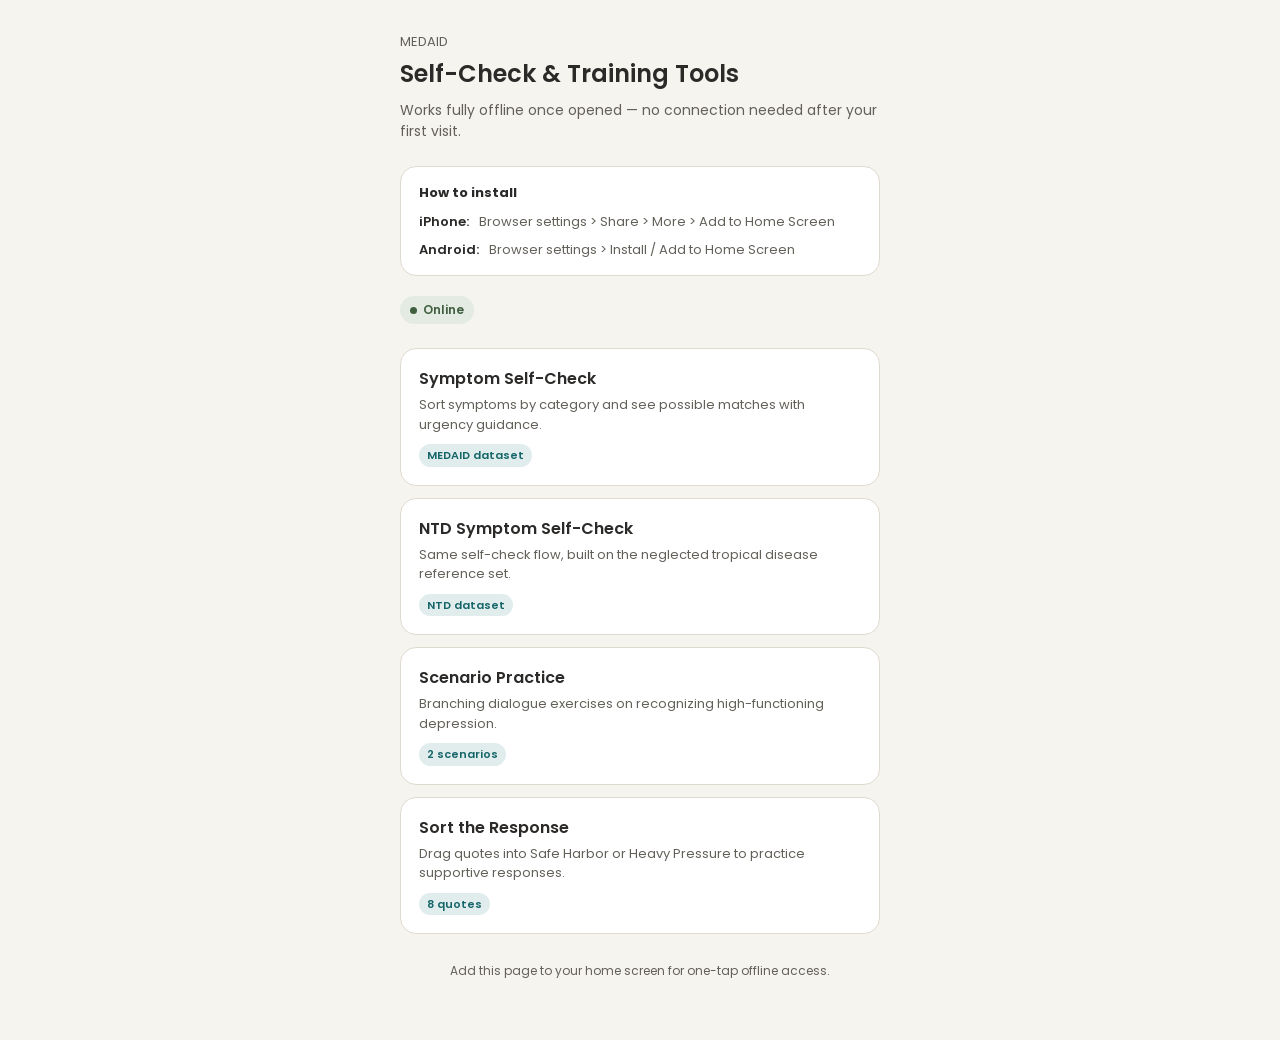
<file: index.html>
<!DOCTYPE html>
<html lang="en">
<head>
<meta charset="UTF-8">
<meta name="viewport" content="width=device-width, initial-scale=1.0">
<title>MEDAID Self-Check</title>
<link rel="stylesheet" href="./fonts/fonts.css">
<link rel="manifest" href="./manifest.json">
<link rel="icon" href="./icons/favicon.ico" sizes="any">
<link rel="icon" type="image/png" href="./icons/favicon-32.png">
<link rel="apple-touch-icon" href="./icons/apple-touch-icon.png">
<meta name="theme-color" content="#156569">
<meta name="apple-mobile-web-app-capable" content="yes">
<meta name="apple-mobile-web-app-status-bar-style" content="default">
<meta name="apple-mobile-web-app-title" content="MEDAID">
<style>
  :root{
    --paper: #F6F4EE;
    --card: #FFFFFF;
    --ink: #2B2A28;
    --ink-soft: #63605A;
    --line: #DEDAD0;
    --teal: #156569;
    --teal-soft: #E1EDED;
    --sage-soft: #E4EBE2;
    --sage: #77ac78;
    --radius: 16px;
  }

  *{ box-sizing: border-box; }

  html{ background: var(--paper); }

  body{
    margin:0;
    min-height:100vh;
    background: var(--paper);
    color: var(--ink);
    font-family:'Poppins', -apple-system, BlinkMacSystemFont, "Segoe UI", Helvetica, Arial, sans-serif;
    line-height: 1.5;
    padding: 32px 18px 48px;
  }

  .wrap{
    max-width: 480px;
    margin: 0 auto;
  }

  .eyebrow{
    font-size: 13px;
    color: var(--ink-soft);
    margin: 0 0 4px;
  }

  h1{
    font-size: 24px;
    font-weight: 600;
    margin: 0 0 8px;
  }

  .lede{
    font-size: 14px;
    color: var(--ink-soft);
    margin: 0 0 24px;
  }

  .status{
    display:inline-flex;
    align-items:center;
    gap:6px;
    font-size: 12px;
    font-weight: 600;
    padding: 5px 10px;
    border-radius: 999px;
    margin-bottom: 24px;
  }

  .status.online{ background: var(--sage-soft); color: #3f5f40; }
  .status.offline{ background: #F3E4DF; color: #a6502a; }

  .status .dot{
    width:7px; height:7px; border-radius:50%;
    background: currentColor;
  }

  .card-link{
    display:block;
    text-decoration:none;
    color: inherit;
    background: var(--card);
    border: 1px solid var(--line);
    border-radius: var(--radius);
    padding: 18px 18px;
    margin-bottom: 12px;
  }

  .card-title{
    font-size: 16px;
    font-weight: 600;
    margin: 0 0 4px;
  }

  .card-desc{
    font-size: 13px;
    color: var(--ink-soft);
    margin: 0;
  }

  .card-tag{
    display:inline-block;
    font-size: 11px;
    font-weight: 600;
    color: var(--teal);
    background: var(--teal-soft);
    padding: 3px 8px;
    border-radius: 999px;
    margin-top: 10px;
  }

  .footnote{
    font-size: 12px;
    color: var(--ink-soft);
    margin-top: 28px;
    text-align: center;
  }

  .install-instructions{
    background: var(--card);
    border: 1px solid var(--line);
    border-radius: var(--radius);
    padding: 16px 18px;
    margin-bottom: 20px;
  }

  .install-instructions-title{
    font-size: 13px;
    font-weight: 700;
    color: var(--ink);
    margin: 0 0 10px;
  }

  .install-instructions-row{
    display: flex;
    gap: 10px;
    font-size: 13px;
    color: var(--ink-soft);
    margin-bottom: 8px;
    line-height: 1.5;
  }

  .install-instructions-row:last-child{ margin-bottom: 0; }

  .install-instructions-row strong{
    flex: none;
    color: var(--ink);
    font-weight: 600;
  }

  .install-btn,
  .install-btn:hover,
  .install-btn:focus,
  .install-btn:active,
  .install-btn:visited{
    display: none;
    width: 100%;
    font-family: inherit !important;
    font-size: 15px !important;
    font-weight: 600 !important;
    border-radius: 12px !important;
    padding: 13px 16px !important;
    cursor: pointer !important;
    border: none !important;
    background: var(--teal) !important;
    color: #fff !important;
    box-shadow: none !important;
    outline: none !important;
    -webkit-appearance: none;
    appearance: none;
    margin-bottom: 22px;
  }

  .install-btn.visible{ display: block; }

  .ios-sheet{
    display: none;
    position: fixed;
    inset: 0;
    background: rgba(43,42,40,0.45);
    align-items: flex-end;
    justify-content: center;
    z-index: 999;
  }

  .ios-sheet.open{ display: flex; }

  .ios-sheet-inner{
    background: var(--card);
    width: 100%;
    max-width: 480px;
    border-radius: 20px 20px 0 0;
    padding: 22px 20px 28px;
  }

  .ios-sheet-title{
    font-size: 16px;
    font-weight: 600;
    margin: 0 0 14px;
  }

  .ios-step{
    display:flex;
    align-items:flex-start;
    gap:10px;
    font-size: 14px;
    color: var(--ink);
    margin-bottom: 12px;
  }

  .ios-step .num{
    flex: none;
    width: 22px;
    height: 22px;
    border-radius: 50%;
    background: var(--teal-soft);
    color: var(--teal);
    font-size: 12px;
    font-weight: 700;
    display:flex;
    align-items:center;
    justify-content:center;
  }

  .ios-sheet-close,
  .ios-sheet-close:hover,
  .ios-sheet-close:focus,
  .ios-sheet-close:active{
    width: 100%;
    margin-top: 8px;
    font-family: inherit !important;
    font-size: 14px !important;
    border-radius: 10px !important;
    padding: 11px 16px !important;
    cursor: pointer !important;
    border: 1px solid var(--line) !important;
    background: var(--card) !important;
    color: var(--ink) !important;
    box-shadow: none !important;
    outline: none !important;
    -webkit-appearance: none;
    appearance: none;
  }
</style>
</head>
<body>
  <div class="wrap">
    <p class="eyebrow">MEDAID</p>
    <h1>Self-Check &amp; Training Tools</h1>
    <p class="lede">Works fully offline once opened — no connection needed after your first visit.</p>

    <div class="install-instructions">
      <p class="install-instructions-title">How to install</p>
      <div class="install-instructions-row">
        <strong>iPhone:</strong>
        <span>Browser settings &gt; Share &gt; More &gt; Add to Home Screen</span>
      </div>
      <div class="install-instructions-row">
        <strong>Android:</strong>
        <span>Browser settings &gt; Install / Add to Home Screen</span>
      </div>
    </div>

    <button class="install-btn" id="install-btn">Install App</button>

    <span class="status" id="status-pill">
      <span class="dot"></span>
      <span id="status-text">Checking connection…</span>
    </span>

    <a class="card-link" href="./self-check-medaid.html">
      <p class="card-title">Symptom Self-Check</p>
      <p class="card-desc">Sort symptoms by category and see possible matches with urgency guidance.</p>
      <span class="card-tag">MEDAID dataset</span>
    </a>

    <a class="card-link" href="./self-check-ntd.html">
      <p class="card-title">NTD Symptom Self-Check</p>
      <p class="card-desc">Same self-check flow, built on the neglected tropical disease reference set.</p>
      <span class="card-tag">NTD dataset</span>
    </a>

    <a class="card-link" href="./scenario.html">
      <p class="card-title">Scenario Practice</p>
      <p class="card-desc">Branching dialogue exercises on recognizing high-functioning depression.</p>
      <span class="card-tag">2 scenarios</span>
    </a>

    <a class="card-link" href="./sorting.html">
      <p class="card-title">Sort the Response</p>
      <p class="card-desc">Drag quotes into Safe Harbor or Heavy Pressure to practice supportive responses.</p>
      <span class="card-tag">8 quotes</span>
    </a>

    <p class="footnote">Add this page to your home screen for one-tap offline access.</p>
  </div>

  <div class="ios-sheet" id="ios-sheet">
    <div class="ios-sheet-inner">
      <p class="ios-sheet-title">Install MEDAID on your iPhone</p>
      <div class="ios-step">
        <span class="num">1</span>
        <span>Tap the Share icon in Safari's toolbar (the square with an arrow pointing up).</span>
      </div>
      <div class="ios-step">
        <span class="num">2</span>
        <span>Scroll down and tap "Add to Home Screen."</span>
      </div>
      <div class="ios-step">
        <span class="num">3</span>
        <span>Tap "Add" in the top right corner.</span>
      </div>
      <button class="ios-sheet-close" id="ios-sheet-close">Got it</button>
    </div>
  </div>

  <script src="./register-sw.js"></script>
  <script>
    function updateStatus(){
      const pill = document.getElementById('status-pill');
      const text = document.getElementById('status-text');
      if(navigator.onLine){
        pill.className = 'status online';
        text.textContent = 'Online';
      } else {
        pill.className = 'status offline';
        text.textContent = 'Offline — running from cache';
      }
    }
    window.addEventListener('online', updateStatus);
    window.addEventListener('offline', updateStatus);
    updateStatus();

    // --- Install button logic ---
    const installBtn = document.getElementById('install-btn');
    const iosSheet = document.getElementById('ios-sheet');
    const iosSheetClose = document.getElementById('ios-sheet-close');

    function isStandalone(){
      return window.matchMedia('(display-mode: standalone)').matches
        || window.navigator.standalone === true; // iOS Safari's own flag
    }

    function isIOS(){
      return /iphone|ipad|ipod/i.test(window.navigator.userAgent);
    }

    let deferredPrompt = null;

    if(!isStandalone()){
      if(isIOS()){
        // iOS Safari has no install prompt API at all — show manual steps instead.
        installBtn.textContent = 'Install App';
        installBtn.classList.add('visible');
      } else {
        // Android/Chrome (and other Chromium browsers) fire this event when
        // the browser itself has decided the site is installable.
        window.addEventListener('beforeinstallprompt', (e) => {
          e.preventDefault();
          deferredPrompt = e;
          installBtn.classList.add('visible');
        });
      }
    }

    installBtn.addEventListener('click', async () => {
      if(isIOS()){
        iosSheet.classList.add('open');
        return;
      }
      if(!deferredPrompt) return;
      deferredPrompt.prompt();
      const { outcome } = await deferredPrompt.userChoice;
      deferredPrompt = null;
      if(outcome === 'accepted'){
        installBtn.classList.remove('visible');
      }
    });

    iosSheetClose.addEventListener('click', () => {
      iosSheet.classList.remove('open');
    });

    window.addEventListener('appinstalled', () => {
      installBtn.classList.remove('visible');
    });
  </script>
</body>
</html>
</file>
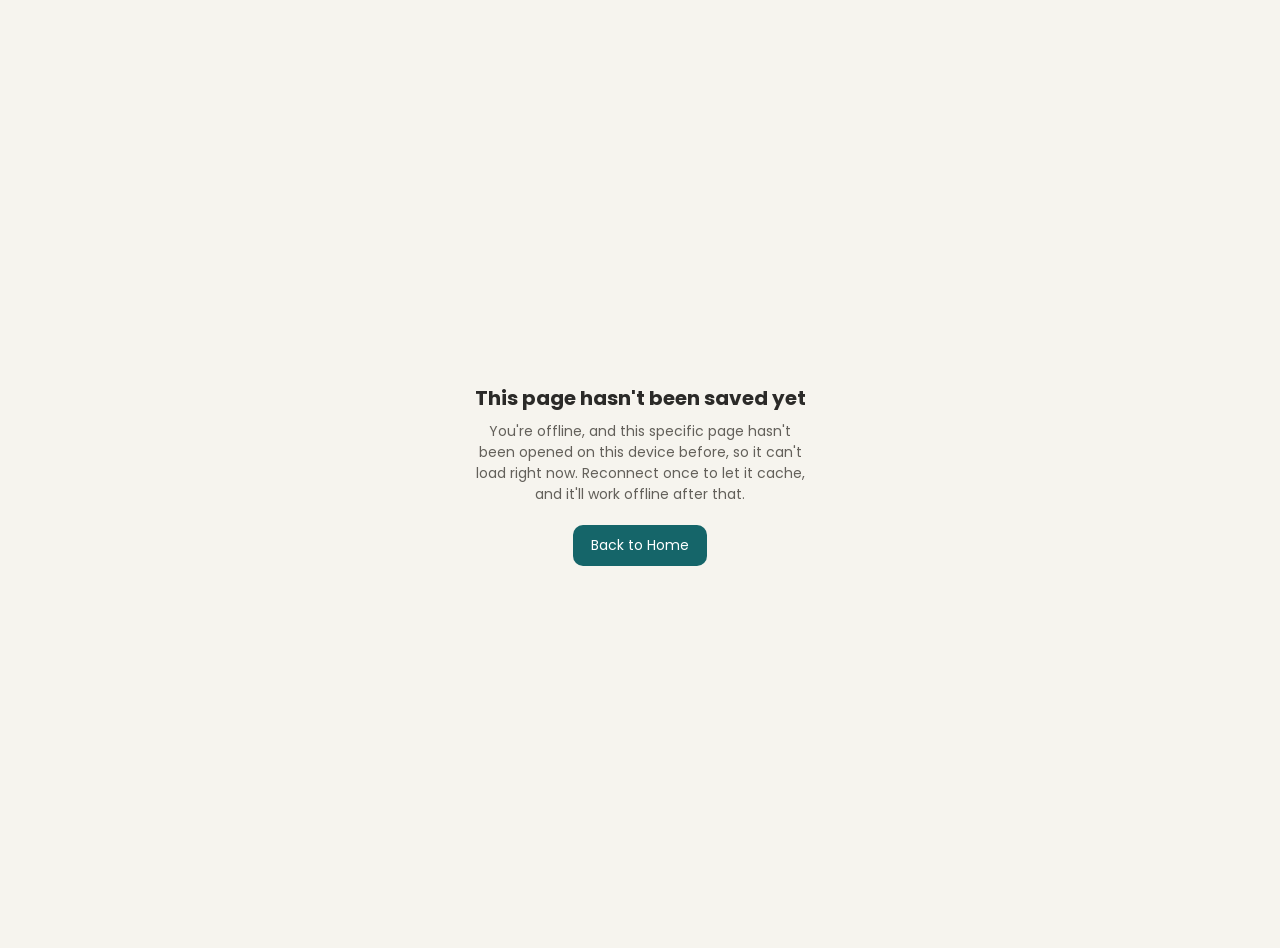
<file: offline.html>
<!DOCTYPE html>
<html lang="en">
<head>
<meta charset="UTF-8">
<meta name="viewport" content="width=device-width, initial-scale=1.0">
<title>You're offline</title>
<link rel="stylesheet" href="./fonts/fonts.css">
<link rel="manifest" href="./manifest.json">
<link rel="icon" href="./icons/favicon.ico" sizes="any">
<link rel="icon" type="image/png" href="./icons/favicon-32.png">
<meta name="theme-color" content="#156569">
<style>
  html{ background:#F6F4EE; }
  body{
    margin:0;
    min-height:100vh;
    display:flex;
    align-items:center;
    justify-content:center;
    background:#F6F4EE;
    color:#2B2A28;
    font-family:'Poppins', -apple-system, BlinkMacSystemFont, "Segoe UI", Helvetica, Arial, sans-serif;
    padding:24px;
    text-align:center;
  }
  .box{ max-width:340px; }
  h1{ font-size:20px; margin:0 0 8px; }
  p{ font-size:14px; color:#63605A; margin:0 0 20px; }
  a{
    display:inline-block;
    background:#156569;
    color:#fff;
    text-decoration:none;
    font-size:14px;
    padding:10px 18px;
    border-radius:10px;
  }
</style>
</head>
<body>
  <div class="box">
    <h1>This page hasn't been saved yet</h1>
    <p>You're offline, and this specific page hasn't been opened on this device before, so it can't load right now. Reconnect once to let it cache, and it'll work offline after that.</p>
    <a href="./index.html">Back to Home</a>
  </div>
</body>
</html>
</file>
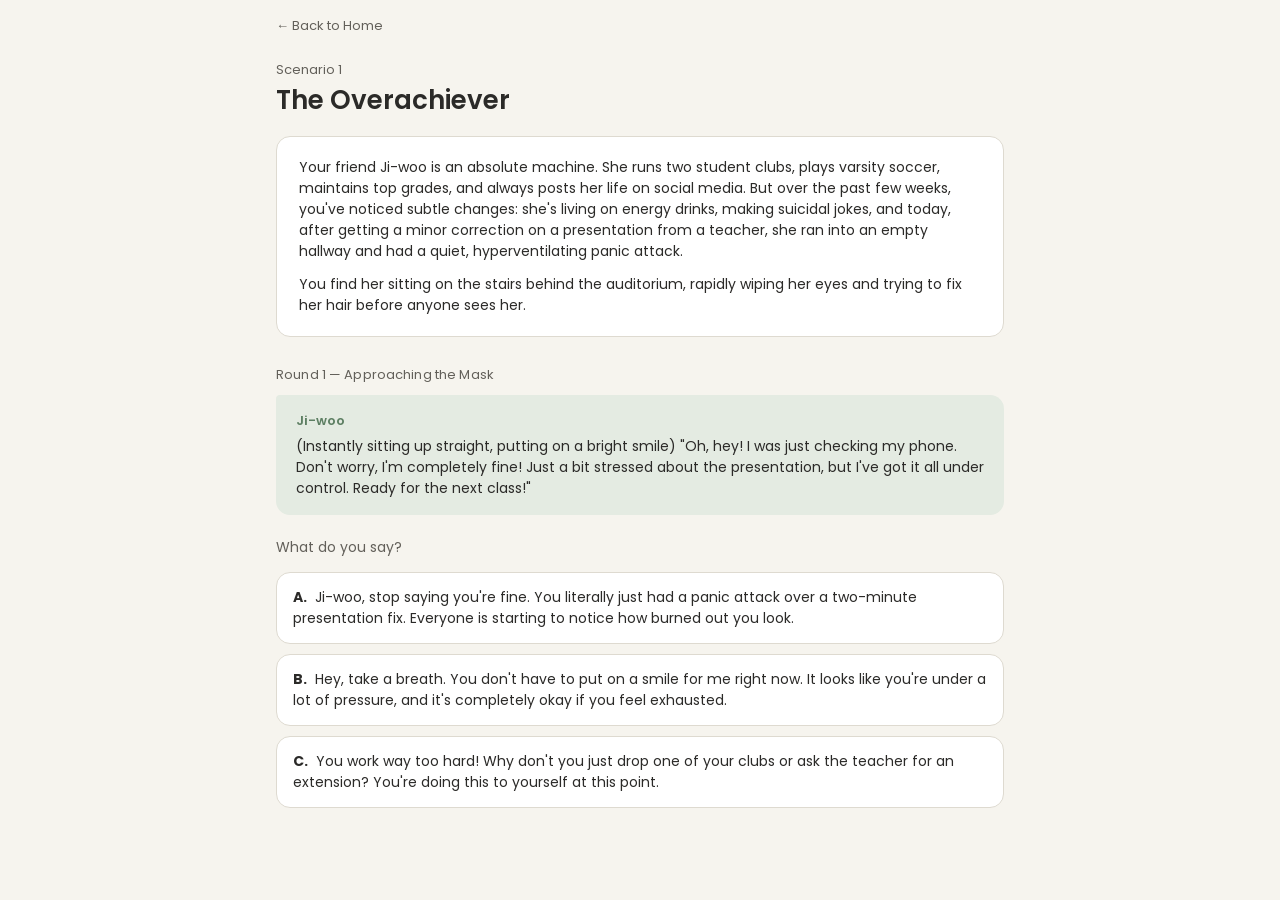
<file: scenario.html>
<!DOCTYPE html>
<html lang="en">
<head>
<meta charset="UTF-8">
<meta name="viewport" content="width=device-width, initial-scale=1.0">
<title>Scenario Practice</title>
<link rel="manifest" href="./manifest.json">
<link rel="icon" href="./icons/favicon.ico" sizes="any">
<link rel="icon" type="image/png" href="./icons/favicon-32.png">
<link rel="apple-touch-icon" href="./icons/apple-touch-icon.png">
<meta name="theme-color" content="#156569">
<meta name="apple-mobile-web-app-capable" content="yes">
<meta name="apple-mobile-web-app-title" content="MEDAID">
<style>
  html{ background:#F6F4EE; }
  body{ margin:0; min-height:100vh; background:#F6F4EE; }
  .mck-back-nav{
    display:flex;
    align-items:center;
    gap:6px;
    font-family:'Poppins', -apple-system, BlinkMacSystemFont, "Segoe UI", Helvetica, Arial, sans-serif;
    font-size:13px;
    color:#63605A;
    text-decoration:none;
    max-width: 760px;
    margin: 0 auto;
    padding: 16px 16px 0;
    box-sizing: border-box;
  }
</style>
</head>
<body>
<a class="mck-back-nav" href="./index.html">&larr; Back to Home</a>
<link rel="stylesheet" href="./fonts/fonts.css">

<style>
  /* Everything is scoped under .scw-widget so this can never restyle
     the host page — Bubble's HTML element is not sandboxed, and a
     <style> tag applies document-wide regardless of where it sits in
     the DOM, so bare `body`, `html`, or `*` selectors would leak out. */

  .scw-widget, .scw-widget *{
    box-sizing: border-box;
  }

  .scw-widget{
    --paper: #F6F4EE;
    --card: #FFFFFF;
    --ink: #2B2A28;
    --ink-soft: #63605A;
    --sage: #5D7F63;
    --sage-soft: #E4EBE2;
    --clay: #B5654F;
    --clay-soft: #F3E4DF;
    --line: #DEDAD0;
    --radius: 14px;

    display: block;
    width: 100%;
    max-width: 760px;
    margin: 0 auto;
    background: var(--paper);
    color: var(--ink);
    font-family: 'Poppins', -apple-system, BlinkMacSystemFont, "Segoe UI", Helvetica, Arial, sans-serif;
    line-height: 1.5;
    padding: 24px 16px 40px;
  }

  .scw-widget .eyebrow{
    font-size: 13px;
    color: var(--ink-soft);
    margin: 0 0 4px;
  }

  .scw-widget h1{
    font-family: 'Poppins', -apple-system, BlinkMacSystemFont, "Segoe UI", Helvetica, Arial, sans-serif;
    font-size: 26px;
    font-weight: 600;
    margin: 0 0 20px;
    line-height: 1.25;
  }

  .scw-widget .scenario-box{
    background: var(--card);
    border: 1px solid var(--line);
    border-radius: var(--radius);
    padding: 20px 22px;
    margin-bottom: 20px;
    font-family: 'Poppins', -apple-system, BlinkMacSystemFont, "Segoe UI", Helvetica, Arial, sans-serif;
    font-size: 14px;
    color: var(--ink);
  }

  .scw-widget .scenario-box p{ margin: 0 0 12px; }
  .scw-widget .scenario-box p:last-child{ margin-bottom: 0; }

  .scw-widget .round-label{
    font-size: 13px;
    letter-spacing: 0.01em;
    color: var(--ink-soft);
    margin: 28px 0 10px;
  }

  .scw-widget .dialogue{
    border-radius: var(--radius);
    padding: 16px 20px;
    margin-bottom: 12px;
    font-family: 'Poppins', -apple-system, BlinkMacSystemFont, "Segoe UI", Helvetica, Arial, sans-serif;
    font-size: 14px;
    width: 100%;
  }

  .scw-widget .dialogue:last-of-type{ margin-bottom: 22px; }

  .scw-widget .dialogue.friend{
    background: var(--sage-soft);
    border-top-left-radius: 4px;
  }

  .scw-widget .dialogue.you{
    background: var(--card);
    border: 1px solid var(--line);
    border-top-right-radius: 4px;
  }

  .scw-widget .dialogue .speaker{
    font-family: 'Poppins', -apple-system, BlinkMacSystemFont, "Segoe UI", Helvetica, Arial, sans-serif;
    font-weight: 600;
    font-size: 13px;
    color: var(--sage);
    margin-bottom: 6px;
  }

  .scw-widget .dialogue.you .speaker{ color: var(--ink-soft); }

  .scw-widget .prompt{
    font-size: 14px;
    color: var(--ink-soft);
    margin: 0 0 14px;
  }

  .scw-widget .options{
    display: flex;
    flex-direction: column;
    gap: 10px;
  }

  .scw-widget .option-btn{
    text-align: left;
    background: var(--card);
    border: 1px solid var(--line);
    border-radius: var(--radius);
    padding: 14px 16px;
    font-size: 14px;
    color: var(--ink);
    cursor: pointer;
    font-family: inherit;
  }

  .scw-widget .option-btn:focus-visible{
    outline: 2px solid var(--sage);
    outline-offset: 2px;
  }

  .scw-widget .option-btn:disabled{
    cursor: default;
    opacity: 0.45;
  }

  .scw-widget .option-btn.chosen-correct{
    border-color: var(--sage);
    background: var(--sage-soft);
    opacity: 1;
  }

  .scw-widget .option-btn.chosen-incorrect{
    border-color: var(--clay);
    background: var(--clay-soft);
    opacity: 1;
  }

  .scw-widget .option-letter{
    display:inline-block;
    font-weight: 700;
    margin-right: 8px;
  }

  .scw-widget .result{
    margin-top: 18px;
    border-radius: var(--radius);
    padding: 18px 20px;
    border: 1px solid var(--line);
    animation: scw-rise 0.25s ease;
  }

  @keyframes scw-rise{
    from{ opacity: 0; transform: translateY(6px); }
    to{ opacity: 1; transform: translateY(0); }
  }

  .scw-widget .result.correct{
    background: var(--sage-soft);
    border-color: var(--sage);
  }

  .scw-widget .result.incorrect{
    background: var(--clay-soft);
    border-color: var(--clay);
  }

  .scw-widget .result-tag{
    font-size: 13px;
    font-weight: 700;
    margin-bottom: 10px;
    color: var(--ink);
  }

  .scw-widget .result-tag.correct{ color: var(--sage); }
  .scw-widget .result-tag.incorrect{ color: var(--clay); }

  .scw-widget .result .speaker{
    font-size: 13px;
    font-weight: 600;
    color: var(--ink-soft);
    margin-bottom: 4px;
  }

  .scw-widget .result .reaction{
    font-family: 'Poppins', -apple-system, BlinkMacSystemFont, "Segoe UI", Helvetica, Arial, sans-serif;
    font-size: 14px;
    margin: 0 0 14px;
  }

  .scw-widget .result .behind{
    font-size: 14px;
    color: var(--ink-soft);
    margin: 0;
    padding-top: 12px;
    border-top: 1px solid rgba(0,0,0,0.08);
  }

  .scw-widget .behind strong{
    display:block;
    font-size: 13px;
    color: var(--ink);
    margin-bottom: 4px;
  }

  .scw-widget .actions{
    margin-top: 18px;
    display:flex;
    gap: 10px;
    flex-wrap: wrap;
  }

  .scw-widget .btn,
  .scw-widget .btn:hover,
  .scw-widget .btn:focus,
  .scw-widget .btn:active,
  .scw-widget .btn:visited{
    font-family: inherit !important;
    font-size: 14px !important;
    border-radius: 10px !important;
    padding: 10px 16px !important;
    cursor: pointer !important;
    border: 1px solid var(--line) !important;
    background: var(--card) !important;
    background-color: var(--card) !important;
    color: var(--ink) !important;
    box-shadow: none !important;
    outline: none !important;
    -webkit-appearance: none;
    appearance: none;
    transition: none !important;
  }

  .scw-widget .btn.primary,
  .scw-widget .btn.primary:hover,
  .scw-widget .btn.primary:focus,
  .scw-widget .btn.primary:active,
  .scw-widget .btn.primary:visited{
    background: #A59AE2 !important;
    background-color: #A59AE2 !important;
    border-color: #A59AE2 !important;
    color: #fff !important;
    box-shadow: none !important;
  }

  @media (prefers-reduced-motion: reduce){
    .scw-widget .result{ animation: none; }
  }
</style>

<div class="scw-widget">
  <p class="eyebrow" id="scw-eyebrow">Scenario 1</p>
  <h1 id="scw-title">The Overachiever</h1>

  <div class="scenario-box" id="scw-intro"></div>

  <p class="round-label" id="scw-round-label">Round 1 — Approaching the Mask</p>

  <div id="scw-dialogue-slot"></div>

  <p class="prompt" id="scw-prompt">What do you say?</p>

  <div class="options" id="scw-options"></div>

  <div id="scw-result-slot"></div>
</div>

<script>
(function(){
  const scenarios = [
    {
      eyebrow: "Scenario 1",
      title: "The Overachiever",
      intro: [
        "Your friend Ji-woo is an absolute machine. She runs two student clubs, plays varsity soccer, maintains top grades, and always posts her life on social media. But over the past few weeks, you've noticed subtle changes: she's living on energy drinks, making suicidal jokes, and today, after getting a minor correction on a presentation from a teacher, she ran into an empty hallway and had a quiet, hyperventilating panic attack.",
        "You find her sitting on the stairs behind the auditorium, rapidly wiping her eyes and trying to fix her hair before anyone sees her."
      ],
      roundLabel: "Round 1 — Approaching the Mask",
      turns: [
        {
          speaker: "Ji-woo",
          variant: "friend",
          text: "(Instantly sitting up straight, putting on a bright smile) \"Oh, hey! I was just checking my phone. Don't worry, I'm completely fine! Just a bit stressed about the presentation, but I've got it all under control. Ready for the next class!\""
        }
      ],
      prompt: "What do you say?",
      friendName: "Ji-woo",
      options: [
        {
          id: "A",
          text: "Ji-woo, stop saying you're fine. You literally just had a panic attack over a two-minute presentation fix. Everyone is starting to notice how burned out you look.",
          correct: false,
          trap: "Public Exposure Trap",
          reaction: "(Her smile turns cold, and she stands up immediately) \"I'm not having a panic attack, I was just tired. And I don't care if everyone is talking about me. I have things to do.\"",
          behind: "High-functioning individuals rely on their public competence as armor. Bluntly calling them out with phrases like \u201cEveryone is noticing\u201d or \u201cStop lying\u201d feels like you're stripping away their safety net, forcing them to build an even taller wall to protect their pride."
        },
        {
          id: "B",
          text: "Hey, take a breath. You don't have to put on a smile for me right now. It looks like you're under a lot of pressure, and it's completely okay if you feel exhausted.",
          correct: true,
          reaction: "(Her smile disappears. She lowers her head into her hands, her shoulders dropping) \"...I feel like if I stop moving for even five minutes, everything I've built is just going to crumble and everyone will see I'm a fraud.\"",
          behind: "The most exhausting part of high-functioning depression is the constant performance. By explicitly giving her permission to not be okay without threatening her dignity or judging her ability, you remove the need for her armor."
        },
        {
          id: "C",
          text: "You work way too hard! Why don't you just drop one of your clubs or ask the teacher for an extension? You're doing this to yourself at this point.",
          correct: false,
          trap: "Logistical Invalidation",
          reaction: "*sighs, frustrated* \"I can't just drop a club. People are depending on me, and it goes on my college apps. You don't get it.\"",
          behind: "Telling an overachiever to \u201cjust drop things\u201d ignores the deep-seated anxiety and worth-issues driving their perfectionism. It makes your advice feel unrealistic and out-of-touch, causing them to write off your help entirely."
        }
      ]
    },
    {
      eyebrow: "Scenario 2",
      title: "The Midnight Gaming Channel",
      intro: [
        "Your friend Alex is usually the loud, funny core of your online gaming group. For the past month, though, he's been completely absent from Discord. When he does log on, it's at 3:30 AM on a school/work night. He plays silently in a solo lobby, ignores main server invites, and his status is set to \"Invisible.\"",
        "You notice he's currently online alone in a private voice room at 3:00 AM. You jump into the channel."
      ],
      roundLabel: "Round 1 — Breaking Through the Silence",
      turns: [
        { speaker: "You", variant: "you", text: "\"Yo Alex, up late?\"" },
        {
          speaker: "Alex",
          variant: "friend",
          text: "(Long silence... sighs quietly into his mic) \"Oh, hey. Yeah, just couldn't sleep again. My brain wouldn't turn off. Sorry I haven't joined the main group lately, man. I've been feeling like I'm a burden and didn't want to bring down the vibe for everyone else.\""
        }
      ],
      prompt: "What do you reply?",
      friendName: "Alex",
      options: [
        {
          id: "A",
          text: "Dude, you're not useless at all! We literally miss you so much. You just need to fix your sleep schedule! Hop off the game, take some melatonin, and force yourself to sleep. You'll feel 100x better tomorrow, trust me.",
          correct: false,
          trap: "Band-Aid Solution Trap",
          reaction: "\"Yeah... true. I guess I'll try that. Night.\" (Disconnects)",
          behind: "When someone is experiencing chronic insomnia driven by emotional distress, giving quick surface-level advice like \u201cjust sleep\u201d or \u201ctake melatonin\u201d feels invalidating. It treats a deep emotional crisis like a simple sleep-hygiene mistake."
        },
        {
          id: "B",
          text: "You're definitely not bringing down the vibe, but ghosting us for a month without saying anything is actually kind of messed up. We were actually worried something happened to you.",
          correct: false,
          trap: "Guilt Trip",
          reaction: "(A quiet, heavy sigh) \"Yeah... I know. I'm a terrible friend. I'll just hop off so you guys don't have to deal with me.\" (Alex left the voice channel)",
          behind: "Depression constantly whispers to the sufferer that they are a nuisance and a burden to their friends. Expressing frustration or guilt over their absence\u2014even out of real concern\u2014validates that toxic inner voice and pushes them into deeper isolation."
        },
        {
          id: "C",
          text: "You don't have to worry about 'bringing down the vibe' with me. Honestly, it sounds like things have been really heavy for you lately. I'll just chill in the lobby with you, we don't even have to talk if you don't feel like it.",
          correct: true,
          reaction: "(Silence for a few seconds, then a faint chuckle) \"Thanks, man... I appreciate that. Honestly, just staying in the voice call while we play silently would be really nice.\"",
          behind: "You validated his presence without forcing him to entertain you, fix his emotions, or explain his depression. This zero-pressure environment is exactly what lowers the brain's defense mechanisms."
        }
      ]
    }
  ];

  let scenarioIndex = 0;
  let answered = false;

  const eyebrowEl = document.getElementById("scw-eyebrow");
  const titleEl = document.getElementById("scw-title");
  const introEl = document.getElementById("scw-intro");
  const roundLabelEl = document.getElementById("scw-round-label");
  const dialogueSlot = document.getElementById("scw-dialogue-slot");
  const promptEl = document.getElementById("scw-prompt");
  const optionsEl = document.getElementById("scw-options");
  const resultSlot = document.getElementById("scw-result-slot");

  function renderScenario(skipScroll){
    const s = scenarios[scenarioIndex];
    answered = false;

    eyebrowEl.textContent = s.eyebrow;
    titleEl.textContent = s.title;
    introEl.innerHTML = s.intro.map(p => `<p>${p}</p>`).join("");
    roundLabelEl.textContent = s.roundLabel;
    promptEl.textContent = s.prompt;

    dialogueSlot.innerHTML = s.turns.map(t => `
      <div class="dialogue ${t.variant}">
        <div class="speaker">${t.speaker}</div>
        <div>${t.text}</div>
      </div>
    `).join("");

    resultSlot.innerHTML = "";
    renderOptions();

    if(!skipScroll){
      titleEl.scrollIntoView({ behavior: "smooth", block: "start" });
    }
  }

  function renderOptions(){
    const s = scenarios[scenarioIndex];
    optionsEl.innerHTML = "";
    s.options.forEach(opt => {
      const btn = document.createElement("button");
      btn.className = "option-btn";
      btn.setAttribute("data-id", opt.id);
      btn.innerHTML = `<span class="option-letter">${opt.id}.</span>${opt.text}`;
      btn.addEventListener("click", () => selectOption(opt, btn));
      optionsEl.appendChild(btn);
    });
  }

  function selectOption(opt, btnEl){
    if(answered) return;
    answered = true;

    const s = scenarios[scenarioIndex];
    document.querySelectorAll(".scw-widget .option-btn").forEach(b => b.disabled = true);
    btnEl.classList.add(opt.correct ? "chosen-correct" : "chosen-incorrect");

    const tagText = opt.correct
      ? "\u2B50 Correct choice"
      : `\u274C Trap triggered: ${opt.trap}`;

    const isLastScenario = scenarioIndex === scenarios.length - 1;
    let actionsHtml = `<button class="btn" id="scw-retry-btn">Try a different response</button>`;
    if(opt.correct && !isLastScenario){
      actionsHtml += `<button class="btn primary" id="scw-continue-btn">Continue to Round ${scenarioIndex + 2}</button>`;
    } else if(opt.correct && isLastScenario){
      actionsHtml = `<p style="color:var(--ink-soft); font-size:14px; margin-top:4px;">You've completed all rounds.</p>`;
    }

    resultSlot.innerHTML = `
      <div class="result ${opt.correct ? "correct" : "incorrect"}">
        <div class="result-tag ${opt.correct ? "correct" : "incorrect"}">${tagText}</div>
        <div class="speaker">${s.friendName}'s reaction</div>
        <p class="reaction">${opt.reaction}</p>
        <div class="behind">
          <strong>Behind the scenes</strong>
          ${opt.behind}
        </div>
      </div>
      <div class="actions">${actionsHtml}</div>
    `;

    const retryBtn = document.getElementById("scw-retry-btn");
    if(retryBtn) retryBtn.addEventListener("click", resetRound);

    const continueBtn = document.getElementById("scw-continue-btn");
    if(continueBtn){
      continueBtn.addEventListener("click", () => {
        scenarioIndex += 1;
        renderScenario();
      });
    }
  }

  function resetRound(){
    answered = false;
    resultSlot.innerHTML = "";
    renderOptions();
  }

  renderScenario(true);
})();
</script>

<script src="./register-sw.js"></script>
</body>
</html>
</file>
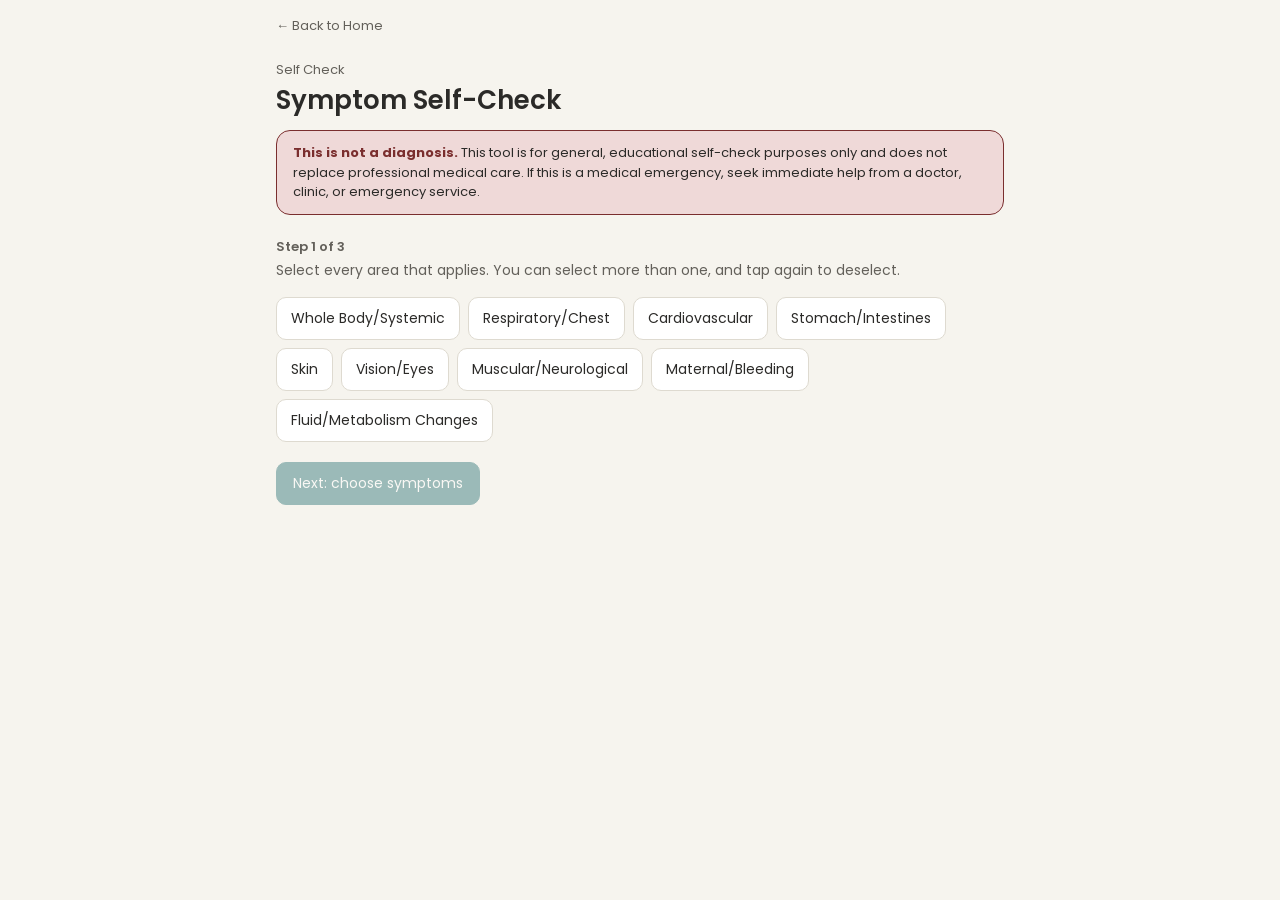
<file: self-check-medaid.html>
<!DOCTYPE html>
<html lang="en">
<head>
<meta charset="UTF-8">
<meta name="viewport" content="width=device-width, initial-scale=1.0">
<title>Symptom Self-Check — MEDAID</title>
<link rel="manifest" href="./manifest.json">
<link rel="icon" href="./icons/favicon.ico" sizes="any">
<link rel="icon" type="image/png" href="./icons/favicon-32.png">
<link rel="apple-touch-icon" href="./icons/apple-touch-icon.png">
<meta name="theme-color" content="#156569">
<meta name="apple-mobile-web-app-capable" content="yes">
<meta name="apple-mobile-web-app-title" content="MEDAID">
<style>
  html{ background:#F6F4EE; }
  body{ margin:0; min-height:100vh; background:#F6F4EE; }
  .mck-back-nav{
    display:flex;
    align-items:center;
    gap:6px;
    font-family:'Poppins', -apple-system, BlinkMacSystemFont, "Segoe UI", Helvetica, Arial, sans-serif;
    font-size:13px;
    color:#63605A;
    text-decoration:none;
    max-width: 760px;
    margin: 0 auto;
    padding: 16px 16px 0;
    box-sizing: border-box;
  }
</style>
</head>
<body>
<a class="mck-back-nav" href="./index.html">&larr; Back to Home</a>
<link rel="stylesheet" href="./fonts/fonts.css">

<style>
  /* Everything is scoped under .mck-widget so this can never restyle
     the host page — Bubble's HTML element is not sandboxed, and a
     <style> tag applies document-wide regardless of where it sits in
     the DOM, so bare `body`, `html`, or `*` selectors would leak out. */

  .mck-widget, .mck-widget *{
    box-sizing: border-box;
  }

  .mck-widget{
    --paper: #F6F4EE;
    --card: #FFFFFF;
    --ink: #2B2A28;
    --ink-soft: #63605A;
    --sage: #5D7F63;
    --sage-soft: #E4EBE2;
    --clay: #B5654F;
    --clay-soft: #F3E4DF;
    --maroon: #7A2E2E;
    --maroon-soft: #EFD9D8;
    --amber: #B9762F;
    --amber-soft: #F3E5D1;
    --gold: #A69433;
    --gold-soft: #F0ECD3;
    --purple: #156569;
    --line: #DEDAD0;
    --radius: 14px;

    /* urgency badge palette */
    --u-nonurgent-soft: #BFE1F6;
    --u-nonurgent-text: #1F5C7A;
    --u-semiurgent-soft: #D4EDBC;
    --u-semiurgent-text: #4B7A2F;
    --u-urgent-soft: #FFE5A0;
    --u-urgent-text: #8A6A1F;
    --u-emergency-soft: #FFC8AA;
    --u-emergency-text: #A6502A;
    --u-resus-soft: #FFCFC9;
    --u-resus-text: #A13A32;

    display: block;
    width: 100%;
    max-width: 760px;
    margin: 0 auto;
    background: var(--paper);
    color: var(--ink);
    font-family: 'Poppins', -apple-system, BlinkMacSystemFont, "Segoe UI", Helvetica, Arial, sans-serif;
    line-height: 1.5;
    padding: 24px 16px 40px;
    box-sizing: border-box;
    overflow-x: hidden;
    container-type: inline-size;
    container-name: mck-root;
  }

  .mck-widget .eyebrow{
    font-size: 13px;
    color: var(--ink-soft);
    margin: 0 0 4px;
  }

  .mck-widget h1{
    font-size: 26px;
    font-weight: 600;
    margin: 0 0 14px;
    line-height: 1.25;
  }

  .mck-widget .disclaimer{
    background: var(--maroon-soft);
    border: 1px solid var(--maroon);
    border-radius: var(--radius);
    padding: 12px 16px;
    font-size: 13px;
    color: var(--ink);
    margin-bottom: 22px;
  }

  .mck-widget .disclaimer strong{
    color: var(--maroon);
  }

  .mck-widget .step-label{
    font-size: 13px;
    font-weight: 600;
    color: var(--ink-soft);
    margin: 0 0 4px;
  }

  .mck-widget .step-instructions{
    font-size: 14px;
    color: var(--ink-soft);
    margin: 0 0 16px;
  }

  .mck-widget .chip-group{
    display: flex;
    flex-wrap: wrap;
    gap: 8px;
    margin-bottom: 8px;
  }

  .mck-widget .chip{
    font-family: inherit;
    font-size: 14px;
    text-align: left;
    background: var(--card);
    border: 1px solid var(--line);
    border-radius: 10px;
    padding: 10px 14px;
    cursor: pointer;
    color: var(--ink);
    max-width: 100%;
    overflow-wrap: break-word;
    word-break: break-word;
  }

  .mck-widget .chip.selected{
    background: var(--purple);
    border-color: var(--purple);
    color: #fff;
  }

  .mck-widget .symptom-group{
    margin-bottom: 18px;
  }

  .mck-widget .symptom-group-title{
    font-size: 13px;
    font-weight: 600;
    color: var(--ink-soft);
    margin: 0 0 8px;
  }

  .mck-widget .actions{
    margin-top: 20px;
    display:flex;
    gap: 10px;
    flex-wrap: wrap;
    align-items: center;
  }

  .mck-widget .btn,
  .mck-widget .btn:hover,
  .mck-widget .btn:focus,
  .mck-widget .btn:active,
  .mck-widget .btn:visited{
    font-family: inherit !important;
    font-size: 14px !important;
    border-radius: 10px !important;
    padding: 10px 16px !important;
    cursor: pointer !important;
    border: 1px solid var(--line) !important;
    background: var(--card) !important;
    background-color: var(--card) !important;
    color: var(--ink) !important;
    box-shadow: none !important;
    outline: none !important;
    -webkit-appearance: none;
    appearance: none;
    transition: none !important;
  }

  .mck-widget .btn.primary,
  .mck-widget .btn.primary:hover,
  .mck-widget .btn.primary:focus,
  .mck-widget .btn.primary:active,
  .mck-widget .btn.primary:visited{
    background: var(--purple) !important;
    background-color: var(--purple) !important;
    border-color: var(--purple) !important;
    color: #fff !important;
    box-shadow: none !important;
  }

  .mck-widget .btn:disabled{
    opacity: 0.4;
    cursor: default !important;
  }

  .mck-widget .results-summary{
    font-size: 14px;
    color: var(--ink-soft);
    margin: 0 0 16px;
  }

  .mck-widget .result-card{
    background: var(--card);
    border: 1px solid var(--line);
    border-radius: var(--radius);
    padding: 16px 18px;
    margin-bottom: 12px;
  }

  .mck-widget .result-head{
    display:flex;
    align-items:flex-start;
    justify-content: space-between;
    gap: 10px;
    flex-wrap: wrap;
    min-width: 0;
  }

  .mck-widget .result-name{
    font-size: 16px;
    font-weight: 600;
    margin: 0;
    min-width: 0;
    overflow-wrap: break-word;
    word-break: break-word;
    flex: 1 1 auto;
  }

  .mck-widget .urgency-pill{
    display:inline-block;
    font-size: 11px;
    font-weight: 700;
    padding: 3px 9px;
    border-radius: 999px;
    white-space: nowrap;
  }

  .mck-widget .urgency-resuscitation{ background: var(--u-resus-soft); color: var(--u-resus-text); }
  .mck-widget .urgency-emergency{ background: var(--u-emergency-soft); color: var(--u-emergency-text); }
  .mck-widget .urgency-urgent{ background: var(--u-urgent-soft); color: var(--u-urgent-text); }
  .mck-widget .urgency-semi{ background: var(--u-semiurgent-soft); color: var(--u-semiurgent-text); }
  .mck-widget .urgency-non{ background: var(--u-nonurgent-soft); color: var(--u-nonurgent-text); }

  @container mck-root (max-width: 480px){
    .mck-widget .result-head{
      flex-direction: column;
      align-items: flex-start;
    }

    .mck-widget .urgency-pill{
      order: -1;
    }
  }

  .mck-widget .match-tag{
    font-size: 12px;
    color: var(--ink-soft);
    margin: 6px 0 0;
    overflow-wrap: break-word;
    word-break: break-word;
  }

  .mck-widget details{
    margin-top: 10px;
    border-top: 1px solid var(--line);
    padding-top: 10px;
  }

  .mck-widget details:first-of-type{
    margin-top: 12px;
  }

  .mck-widget summary{
    cursor: pointer;
    font-size: 13px;
    font-weight: 600;
    color: var(--ink);
    list-style: none;
  }

  .mck-widget summary::-webkit-details-marker{ display:none; }

  .mck-widget summary::before{
    content: "▸ ";
    color: var(--ink-soft);
  }

  .mck-widget details[open] summary::before{
    content: "▾ ";
  }

  .mck-widget .section-body{
    font-size: 14px;
    color: var(--ink);
    margin-top: 8px;
  }

  .mck-widget .section-body p{
    margin: 0 0 10px;
  }

  .mck-widget .section-body p:last-child{
    margin-bottom: 0;
  }

  .mck-widget .section-body ul{
    margin: 0;
    padding-left: 18px;
  }

  .mck-widget .section-body li{
    margin-bottom: 8px;
  }

  .mck-widget .section-body li:last-child{
    margin-bottom: 0;
  }

  .mck-widget .no-results{
    font-size: 14px;
    color: var(--ink-soft);
    background: var(--card);
    border: 1px solid var(--line);
    border-radius: var(--radius);
    padding: 16px 18px;
  }

  .mck-widget .save-note{
    font-size: 12px;
    color: var(--ink-soft);
  }
</style>

<div class="mck-widget" id="mck-root">
  <p class="eyebrow">Self Check</p>
  <h1>Symptom Self-Check</h1>
  <div class="disclaimer">
    <strong>This is not a diagnosis.</strong> This tool is for general, educational self-check purposes only and does not replace professional medical care. If this is a medical emergency, seek immediate help from a doctor, clinic, or emergency service.
  </div>

  <div id="mck-step-category"></div>
  <div id="mck-step-symptom" style="display:none;"></div>
  <div id="mck-step-results" style="display:none;"></div>
</div>

<script>
(function(){
  const TAXONOMY = {"Whole Body/Systemic": ["High, sudden fever", "Severe headache/body aches", "Chronic fever", "Cough or rapid breathing", "Fatigue", "Pale skin/dizziness", "Unexplained weight loss", "Joint pain/rashes"], "Respiratory/Chest": ["Chronic shortness of breath", "Acute shortness of breath", "Sudden wheezing/tightness", "Dry, hacking cough", "Cough w/ phlegm or blood"], "Cardiovascular": ["Sudden central chest pain", "Chest tightness from dust/mold/cold air", "Leg pain while walking (stops at rest)", "Chronic irregular heartbeats", "Asymptomatic"], "Stomach/Intestines": ["Sudden, watery \"rice-water\" stool", "Rapid dehydration", "Acute diarrhea w/ blood, mucus, stomach cramps", "Upper abdominal pain", "Lower abdominal pain", "Blood in stool", "Swollen belly or liver/bladder issues"], "Skin": ["Painless neck or armpit lumps", "Sore refusing to heal", "Painless expanding skin wound", "Dark spot/stripe on hand/foot/nail", "Butterfly rash on cheeks", "Painful lump in mouth/jawline", "Hard painless lump in breast", "Bite site complications", "Yellowing of skin/eyes"], "Vision/Eyes": ["Cloudy/blurry vision", "Tunnel vision", "Night blindness", "Sudden eye pain", "Chronic redness", "Watery/yellow discharge"], "Muscular/Neurological": ["Inability to open mouth, stiff neck", "Muscle twitching, heavy sweating", "Pinpoint pupils", "Sudden weakness/numbness on one side of body", "Disputed sleep cycles w/ confusion", "Sudden confusion, slurred speech", "Seizures/convulsions"], "Maternal/Bleeding": ["High blood pressure during pregnancy", "Heavy bleeding", "Bleeding from gums, nose, or wounds after a bite"], "Fluid/Metabolism Changes": ["Extreme dehydration, constant hunger", "Drastic decrease in urine output", "Swelling legs", "Puffy eyes"]};

  const RECORDS = [{"name": "Acral Lentiginous Melanoma", "categories": ["Skin"], "symptoms": ["Sore refusing to heal", "Painless expanding skin wound", "Dark spot/stripe on hand/foot/nail"], "urgency": "Urgent", "whatIsIt": ["A rare but serious type of skin cancer that forms on parts of the body that do not usually get sun exposure.", "Unlike standard skin cancers, it is most frequently found on the soles of the feet, the palms of the hands, or under the fingernails and toenails.", "It is the most common form of melanoma found in people with darker skin complexions."], "doIHaveIt": ["Do you have a new or changing brown or black stripe running vertically (lengthwise) down your fingernail or toenail?", "Is the dark pigment in your nail spreading onto the surrounding skin or cuticle (this is a major warning sign called \"Hutchinson's sign\")?", "Do you have a flat, dark patch on the sole of your foot or palm of your hand that has irregular borders or varied colors (shades of tan, brown, or black)?", "Has a spot on your foot or hand recently started to thicken, itch, or develop into an open sore that refuses to heal?", "Has a \"bruise\" under your nail or on your foot persisted for more than a few weeks without growing out or fading like a normal injury would?"], "whatShouldIDo": ["Do not try to cut, scrape, or treat the spot at home. It is a deep tissue skin change, not an infection, so home remedies or drawing salves will not work.", "Keep a visual record: Take a picture or draw the exact size and shape of the spot. Check it once every two weeks to see if it is expanding, changing shape, or darkening."], "whenToSeeDoctor": ["Plan a trip to a clinic if the dark patch or nail stripe grows larger over a few weeks, starts bleeding, lifts the nail up, or if a sore forms on the spot that refuses to heal."]}, {"name": "Acute Angle-Closure Glaucoma", "categories": ["Vision/Eyes"], "symptoms": ["Sudden eye pain", "Cloudy/blurry vision"], "urgency": "Emergency (Very Urgent)", "whatIsIt": ["A sudden, dangerous buildup of fluid pressure inside the eyeball"], "doIHaveIt": ["Is the intense, throbbing eye pain spreading to cause a severe headache on the same side of your face?", "Does the eye look visibly bloodshot and red, and the clear front part of the eye (the cornea) may look hazy or cloudy instead of bright?", "Is your vision suddenly blurry or do you see bright, rainbow-colored halos or rings around lights?", "Is the pain causing nausea or vomiting?"], "whatShouldIDo": ["Immediately try to find a professional.", "Do not rub or put pressure on the eyeball.", "Do not take allergy medications or cold medicines, as these can accidentally widen your pupil and make the fluid blockage even worse."], "whenToSeeDoctor": ["Immediately"]}, {"name": "Acute Appendicitis", "categories": ["Stomach/Intestines"], "symptoms": ["Lower abdominal pain"], "urgency": "Emergency (Very Urgent)", "whatIsIt": ["A sudden, severe infection and inflammation of the appendix, a small pouch attached to your large intestine.", "If left untreated, the appendix can stretch and burst within 24 to 72 hours, spreading a life-threatening infection throughout your entire abdomen."], "doIHaveIt": ["The Path of Pain: Did the pain start as a dull ache around your belly button? Is the pain moving down and settling intensely in the lower right side of your belly?", "The \"Rebound\" Pain Test: If you press firmly on the lower right side of your belly for a few seconds and then suddenly let go, does the pain sharply worsen when you release the pressure?", "Movement Aggravation: Does walking, coughing, or bumping down a step cause excruciating pain in the lower right abdomen?", "Nausea and Fever: Do you have a low fever, nausea, and a total loss of appetite?"], "whatShouldIDo": ["Do not eat or drink anything. If you need surgery, having food or water in your stomach makes it much more dangerous.", "NEVER use a heating pad on your stomach, and NEVER take laxatives or pain relievers. Heat and laxatives increase the pressure in your intestines and can cause a swollen appendix to burst instantly.", "Apply a cold ice pack wrapped in a cloth to the area to numb the pain slightly while you get help."], "whenToSeeDoctor": ["Seek a professional immediately when belly pain migrates to the lower right side and makes it too painful to stand up straight or walk.", "If the pain suddenly disappears completely after being agonizing, this is a major warning sign that the appendix may have burst. Get emergency help right away."]}, {"name": "Acute Asthma Attack", "categories": ["Respiratory/Chest"], "symptoms": ["Sudden wheezing/tightness"], "urgency": "Emergency (Very Urgent)", "whatIsIt": ["A sudden, intense flare-up where the airways in the lungs severely constrict, swell closed, and clog with thick mucus.", "During an acute attack, the body cannot move enough oxygen into the blood or get carbon dioxide out.", "If the airway tightens completely, it can cause respiratory arrest and death."], "doIHaveIt": ["Are you so breathless that you cannot speak a full sentence and have to stop to gasp for air after just two or three words?", "When you look in a mirror or look at the patient, is the skin sucking in deeply between the ribs or at the base of the neck with every single breath?", "Has the loud, whistling wheezing suddenly stopped, but you are still gasping and struggling just as hard? (Warning: A \"silent chest\" means no air is moving at all)."], "whatShouldIDo": ["Sit them upright immediately: Lean them forward slightly. Never let them lie down, which restricts lung expansion.", "Remove environmental triggers: Move them away from cooking fire smoke, tobacco smoke, dust, chemicals, or cold air. Open a window if the indoor air is stagnant or smoky.", "Loosen clothing: Unbutton tight collars, belts, or tight shirts that compress the chest or neck.", "Keep them calm: Panic worsens the muscle tightening in the throat and chest. Breathe calmly with them to help them pace their breaths.", "If an inhaler is nearby: Administer their emergency reliever inhaler (usually a fast-acting bronchodilator like Salbutamol/Albuterol). In an acute emergency, give 2 to 4 puffs immediately, repeating every few minutes if help is far away."], "whenToSeeDoctor": ["Immediately. Do not wait to see if the attack passes on its own. Arrange immediate travel to a clinic or hospital if:", "The person is struggling to speak, or their chest/neck is pulling inward with breaths.", "An emergency rescue inhaler does not provide clear relief within 15 minutes.", "The person's lips, tongue, or fingernail beds look pale, blue, or gray (this means their vital organs are starving for oxygen).", "The person becomes drowsy, confused, or stops struggling to breathe. This is a sign their muscles are giving out and they are about to lose consciousness."]}, {"name": "African Trypanosomiasis (Sleeping Sickness)", "categories": ["Whole Body/Systemic", "Muscular/Neurological"], "symptoms": ["High, sudden fever", "Fatigue", "Unexplained weight loss", "Disputed sleep cycles w/ confusion", "Severe headache/body aches"], "urgency": "Urgent", "whatIsIt": ["A parasite infection transmitted to humans through the bite of an infected tsetse fly.", "It is highly geographic, primarily found in rural, agricultural, and hunting communities in sub-Saharan Africa.", "Left untreated, the parasite gradually moves from your blood into your brain, causing irreversible neurological damage and death."], "doIHaveIt": ["Stage 1 (Blood Stage): \nDid a painful, red sore form where you were bitten a few weeks after a fly bite?\nWas this followed by a recurring fever, severe muscle and joint aches, and noticeably swollen, painful lymph nodes (lumps) at the back of your neck?", "Stage 2 (Brain Stage): \nDo you have extreme sleepiness during the day, and can't fall asleep at night? \nAre you experiencing internal confusion, slurred speech, unsteadiness while walking, or sudden changes in personality?"], "whatShouldIDo": ["Because this is a complex parasite, there are no home remedies, herbs, or over-the-counter medicines that can cure it. It requires specific prescription antiparasitic medications.", "Keep the patient safe from accidents during periods of severe confusion or sudden daytime sleepiness."], "whenToSeeDoctor": ["If you live in or have traveled to a tsetse fly region and develop an inverted sleep schedule (sleeping all day, awake all night) accompanied by a chronic fever or confusion, you must travel to a clinical center for a blood or fluid test."]}, {"name": "Asthma", "categories": ["Respiratory/Chest", "Cardiovascular"], "symptoms": ["Sudden wheezing/tightness", "Dry, hacking cough", "Chest tightness from dust/mold/cold air"], "urgency": "Urgent", "whatIsIt": ["A long-term condition where your lung's breathing tubes are highly sensitive.", "When exposed to triggers (like dust, smoke, cold air, or physical effort), these tubes swell up, tighten, and fill with thick mucus, making it incredibly difficult to get air in and out."], "doIHaveIt": ["Do you experience a frequent, high-pitched whistling sound (wheezing) when you breathe out?", "Does your chest regularly feel heavy and tight, as if a tight band is wrapped around it, particularly during cold weather or physical effort?", "Do you have a dry, persistent cough that consistently wakes you up in the middle of the night or worsens when you exert yourself?"], "whatShouldIDo": ["Identify and remove the trigger immediately: Get away from any cooking smoke, dust, animal fur, or cold air.", "Sit completely upright: Never let someone having an asthma attack lie down, as this crushes their lung capacity. Have them sit up, lean forward slightly, and rest their elbows on a table to open their airway.", "The Steam/Warm Water Method: If prescription inhalers are completely unavailable, having the person breathe in warm, humid air or drink small sips of warm water can help relax the tight airway muscles slightly."], "whenToSeeDoctor": ["Seek immediate emergency medical help if a breathing flare-up does not improve after resting, if the skin around the ribs or neck sucks in deeply during breaths, or if the person's lips, tongue, or fingernails start turning a pale blue or gray color (a sign of severe oxygen starvation)."]}, {"name": "Biomass Smoke Inhalation / Chronic Lung Disease", "categories": ["Respiratory/Chest", "Cardiovascular"], "symptoms": ["Chronic shortness of breath", "Chest tightness from dust/mold/cold air"], "urgency": "Semi-Urgent", "whatIsIt": ["Progressive, permanent damage to lung tissue caused by breathing in heavy smoke from burning wood, charcoal, crop residue, or dung in poorly ventilated indoor cookstoves.", "It mimics smoking damage but primarily affects women in developing rural areas."], "doIHaveIt": ["Have you spent years cooking indoors with open biomass fires, woodstoves, or charcoal without an exhaust chimney?", "Have you developed a persistent, daily cough that brings up thick mucus, alongside a slow, gradual loss of breath during basic tasks like carrying water?", "Do your chest and lungs frequently feel irritated, heavy, or burn after preparing daily meals?"], "whatShouldIDo": ["Modify the cooking environment immediately: If you cannot get a modern stove, always cook outdoors or right next to an open door/window, and build a basic mud pipe chimney to vent smoke outside.", "Keep children completely away from the active cooking area to protect their developing lungs from early damage.", "Practice deep breathing exercises daily to help clear trapped mucus from your airways."], "whenToSeeDoctor": ["Visit a clinic if you find yourself getting short of breath doing tasks that used to be easy, or if your morning cough begins bringing up dark mucus or traces of blood."]}, {"name": "Buruli Ulcer", "categories": ["Skin"], "symptoms": ["Painless neck or armpit lumps", "Sore refusing to heal", "Painless expanding skin wound"], "urgency": "Semi-Urgent", "whatIsIt": ["A neglected tropical skin and bone infection caused by a bacterium related to tuberculosis.", "It destroys fat and skin tissue, creating massive, open wounds that lead to permanent limb deformities if untreated."], "doIHaveIt": ["Did you notice a firm, completely painless lump or swollen area form on your arm or leg, often after spending time near slow-moving water or mud?", "Has that painless swelling broken open into a large, deep ulcer with a yellowish-white center and scalloped, hollowed-out edges?", "Is the wound remarkably painless and free of fever, even though it keeps expanding across your skin?"], "whatShouldIDo": ["Do not apply traditional caustic herbs, battery acid, or hot stones. These worsen the deep tissue destruction caused by the bacterial toxin.", "Keep the ulcer covered with a clean, dry cloth to prevent dirt and flies from causing a secondary, painful bacterial infection.", "Understand that this requires a specific 8-week course of dual oral antibiotics (Rifampicin + Clarithromycin) prescribed by a health post."], "whenToSeeDoctor": ["Seek a health worker as soon as a painless lump breaks open or continues expanding. Early antibiotic treatment prevents the infection from reaching the underlying bone and causing permanent disability."]}, {"name": "Cataracts", "categories": ["Vision/Eyes"], "symptoms": ["Cloudy/blurry vision"], "urgency": "Non-Urgent", "whatIsIt": ["A gradual, painless clouding of the natural clear lens inside your eye.", "It is the leading cause of blindness in low-income regions, completely curable via a brief, standard surgery."], "doIHaveIt": ["Has your vision slowly become blurry, foggy, or dim over several years, as if you are permanently looking through a dirty piece of glass?", "Do you struggle to see clearly at night, or find that bright sunlight or oncoming headlights create an overwhelming, blinding glare?", "If someone looks closely at your eye, does the black center (pupil) look cloudy, gray, or milky-white instead of solid black?"], "whatShouldIDo": ["When outdoors in bright sunlight, wear a wide-brimmed hat to protect your eyes from UV rays, which accelerate cataract growth.", "Optimize indoor lighting by placing lamps or candles directly next to what you are trying to read or work on.", "Reassure the individual that this is not permanent blindness; visual loss can be fully reversed once surgical access is available."], "whenToSeeDoctor": ["Seek care when the cloudiness prevents you from safely working, farming, cooking, or walking independently. Look out for local mobile surgical eye camps, which frequently perform these operations for free."]}, {"name": "Chagas Disease", "categories": ["Whole Body/Systemic", "Cardiovascular", "Stomach/Intestines"], "symptoms": ["Chronic fever", "Chronic irregular heartbeats"], "urgency": "Semi-Urgent", "whatIsIt": ["A parasitic infection transmitted by the feces of the \"kissing bug\" (triatomine), which lives in the cracks of mud walls and thatched roofs of substandard rural housing.", "It remains silent for years before causing fatal heart failure."], "doIHaveIt": ["Do you live in a rural home with mud walls or a thatched roof in Latin America, and did you suffer a bite that caused severe swelling of one eyelid weeks ago?", "Years after living in such housing, have you developed chronic shortness of breath, a pounding or irregular heartbeat, or frequent dizziness?", "Do you experience severe difficulty swallowing food or chronic, severe constipation that lasts for many days at a time?"], "whatShouldIDo": ["Improve home conditions: Plaster over cracks in mud walls, use bed nets, and move livestock/animals away from the immediate sleeping quarters to eliminate bug hiding places.", "If you suspect an active bite, wash the area immediately with soap and clean water to flush away parasite-laden bug feces before it enters the skin."], "whenToSeeDoctor": ["Seek a blood test at a health center if you develop chronic heart palpitations or shortness of breath and have a history of living in basic, rural, insect-prone housing."]}, {"name": "Childhood Pneumonia", "categories": ["Whole Body/Systemic", "Respiratory/Chest"], "symptoms": ["High, sudden fever", "Cough or rapid breathing", "Acute shortness of breath", "Cough w/ phlegm or blood"], "urgency": "Emergency (Very Urgent)", "whatIsIt": ["A severe infection of one or both lungs in young children, caused by bacteria or viruses.", "It fills the lungs with fluid, making it the leading infectious cause of death in children under five globally."], "doIHaveIt": ["Does the child have a cough and a fever, combined with abnormally fast breathing? \n(Home test: Count breaths for 1 minute while the child is calm. More than 50 breaths/min for an infant, or more than 40 breaths/min for a toddler is a major warning sign).", "When the child breathes in, do the muscles under their ribs pull inward sharply, creating a hollow dip in their stomach?", "Does the child make a rhythmic \"grunting\" sound with every exhale, or are they too weak to breastfeed or drink fluids?"], "whatShouldIDo": ["Never give heavy adult cough syrups or sedatives, as these can depress a child's breathing muscles and prove fatal.", "Keep the child sitting up or held upright to make breathing easier.", "Continue offering frequent, small sips of breastmilk or oral rehydration fluids to prevent dehydration from the high fever."], "whenToSeeDoctor": ["Seek care immediately. If a child displays fast breathing, chest indrawing, or a blue/gray tint around their lips, they require urgent antibiotics and oxygen to survive."]}, {"name": "Cholera", "categories": ["Stomach/Intestines"], "symptoms": ["Sudden, watery \"rice-water\" stool", "Rapid dehydration"], "urgency": "Resuscitation (Immediate)", "whatIsIt": ["An acute, highly contagious bacterial infection of the intestine caused by drinking water contaminated with sewage.", "It causes catastrophic, rapid dehydration that can kill an otherwise healthy adult in hours."], "doIHaveIt": ["Have you suddenly developed massive, painless, watery diarrhea that looks like cloudy white \"rice water\"?", "Are you vomiting frequently without high fever, and losing fluids at an alarmingly fast rate?", "Are you showing signs of severe dehydration: extreme thirst, a completely dry mouth, sunken eyes, or skin that stays wrinkled up when you pinch it?"], "whatShouldIDo": ["Begin dynamic fluid replacement instantly. Do not wait to travel to a clinic. Dehydration can kill before you arrive.", "Mix an Oral Rehydration Salts (ORS) packet into clean water. If unavailable, create a home mix: 1 liter of clean water, 6 level teaspoons of sugar, and 1/2 level teaspoon of salt. Drink this continuously after every loose stool.", "Isolate the patient's waste and wash hands thoroughly with chlorinated water or soap to prevent the infection from sweeping through the household."], "whenToSeeDoctor": ["Seek emergency clinical care immediately while continuously drinking your home hydration mix. If the patient becomes too weak to drink, passes out, or stops urinating entirely, they require immediate intravenous (IV) fluids."]}, {"name": "Chronic Heart Failure", "categories": ["Respiratory/Chest", "Cardiovascular"], "symptoms": ["Chronic shortness of breath", "Chronic irregular heartbeats"], "urgency": "Emergency (Very Urgent)", "whatIsIt": ["A chronic condition where the heart muscle weakens and can no longer pump blood efficiently.", "This causes fluid to back up into the lungs and lower limbs, universally affecting aging populations."], "doIHaveIt": ["Do you experience shortness of breath during mild exertion, or find that you wake up gasping for air at night unless you prop yourself up with multiple pillows?", "Have both of your legs, ankles, or feet become visibly swollen and heavy, and does pressing your finger into the swelling leave a persistent dimple in the skin?", "Are you suffering from constant fatigue alongside a persistent, hacking cough that worsens when you lie completely flat on your back?"], "whatShouldIDo": ["Strictly reduce your daily salt intake. Excess salt forces your body to retain fluid, directly overloading your failing heart.", "Elevate your legs on pillows or cushions whenever you are sitting or resting to help drain pooled fluid back into your circulation.", "Track your weight; a sudden, unexplained weight gain of 1–2 kg in a single day means your body is dangerously retaining fluid."], "whenToSeeDoctor": ["Seek prompt evaluation if your breathing worsens significantly while resting, or if you experience sudden dizziness or a fluttering chest pulse. If accompanied by crushing chest pain, treat it as an immediate heart attack emergency."]}, {"name": "Chronic Kidney Disease (Standard)", "categories": ["Whole Body/Systemic", "Fluid/Metabolism Changes"], "symptoms": ["Fatigue", "Pale skin/dizziness", "Drastic decrease in urine output", "Swelling legs", "Puffy eyes"], "urgency": "Semi-Urgent", "whatIsIt": ["The gradual, irreversible loss of kidney function over months or years, universally caused by long-term, unmanaged high blood pressure or diabetes.", "It allows toxic waste products to build up in the bloodstream."], "doIHaveIt": ["Have you had unmanaged diabetes or high blood pressure for years, and have you recently noticed your urine becoming consistently foamy or bubbly?", "Are you experiencing progressive, unexplained swelling around your eyelids in the morning, or in your ankles and feet by evening?", "Have you developed a metallic taste in your mouth, a total loss of appetite, persistent nausea, and severe, widespread itchy skin?"], "whatShouldIDo": ["Protect your remaining kidney function: Strictly avoid taking over-the-counter NSAID pain medications (like Ibuprofen, Diclofenac, or Naproxen), as these are highly toxic to weakened kidneys.", "If you have diabetes or hypertension, take your medications daily to keep your blood sugar and blood pressure as low and stable as possible.", "Limit your intake of heavily processed foods and excess protein, which force the kidneys to work harder to filter waste."], "whenToSeeDoctor": ["Seek clinical care if your urine output drops drastically, if your breathing becomes short and labored due to fluid buildup, or if you experience muscle twitching and confusion from waste buildup."]}, {"name": "Chronic Kidney Disease Of Unknown Origin (Ckdu)", "categories": ["Whole Body/Systemic", "Fluid/Metabolism Changes"], "symptoms": ["Fatigue", "Pale skin/dizziness", "Drastic decrease in urine output", "Swelling legs", "Puffy eyes"], "urgency": "Semi-Urgent", "whatIsIt": ["A devastating form of kidney failure that selectively targets young, impoverished agricultural workers in hot climates (e.g., Central America, South Asia).", "It is unrelated to diabetes or high blood pressure and is driven by heavy manual labor, severe dehydration, and pesticide exposure."], "doIHaveIt": ["Are you a manual laborer or farmer working long hours in extreme heat, and have you suffered from chronic, recurring episodes of severe dehydration or heat exhaustion?", "Do you frequently experience painful urination, lower back pain, or deep muscle cramps without any history of high blood sugar?", "Have you noticed a gradual onset of unexplained weakness, joint pain, or swelling in your lower limbs despite being young and otherwise fit?"], "whatShouldIDo": ["Mandatory Hydration: You must drink clean water continuously throughout your work shift. Do not wait until you are thirsty. Drink 1 liter of water for every hour of heavy labor in the sun.", "Shade Breaks: Enforce strict rest breaks in shaded areas during peak sun hours to prevent heat stress from damaging your kidney tubules.", "Avoid Toxic Painkillers: Never take daily Ibuprofen or Diclofenac for your work aches; these compound kidney damage under dehydrated conditions."], "whenToSeeDoctor": ["Seek laboratory screening (blood creatinine and urine protein) if you are an agricultural worker experiencing persistent lower back fatigue, muscle cramps, or reduced urination."]}, {"name": "Colorectal Cancer", "categories": ["Whole Body/Systemic", "Stomach/Intestines"], "symptoms": ["Fatigue", "Unexplained weight loss", "Lower abdominal pain", "Blood in stool"], "urgency": "Urgent", "whatIsIt": ["A malignant tumor that develops slowly within the tissues of the large intestine or rectum.", "It heavily impacts older populations and is frequently missed in areas lacking routine screening."], "doIHaveIt": ["Have you noticed a persistent, unexplained change in your bowel habits lasting more than a month, such as new, continuous diarrhea or severe constipation?", "Have you seen dark red blood mixed directly into your stool, or are your stools suddenly looking consistently thin and pencil-like?", "Are you suffering from unexplained, progressive weight loss combined with constant lower stomach cramps and a feeling that your bowel never fully empties?"], "whatShouldIDo": ["Do not assume all rectal bleeding is caused by simple hemorrhoids (piles), especially if you are over 45 years old or experiencing weight loss.", "Increase your dietary fiber by eating whole grains, vegetables, and beans, and minimize your intake of charred or heavily processed meats.", "Keep a written log of your bowel movements and any visualization of blood to present to a health worker."], "whenToSeeDoctor": ["Schedule a clinic visit if you notice blood in your stool, experience persistent changes in your bowel patterns, or drop weight rapidly without trying."]}, {"name": "Conjunctivitis (Pink Eye)", "categories": ["Vision/Eyes"], "symptoms": ["Chronic redness", "Watery/yellow discharge"], "urgency": "Non-Urgent", "whatIsIt": ["A highly contagious inflammation or infection of the clear membrane covering the white part of your eye.", "It spreads rapidly through families and schools but rarely threatens vision."], "doIHaveIt": ["Is the white part of one or both of your eyes visibly pink or bright red, accompanied by a gritty, itchy, or burning sensation?", "Do your eyes produce a clear, watery fluid, or a thick yellow-green discharge that crusts over your eyelashes while you sleep?", "Are your eyelids slightly swollen, though your actual vision remains clear when you wipe the fluid away?"], "whatShouldIDo": ["Strict Isolation and Hygiene: Do not share towels, bedding, or clothing with family members. Wash your hands with soap immediately after touching your face.", "Apply a clean cloth soaked in cool, clean water over your closed eyelids to soothe irritation and gently soften crusty discharge.", "Do not use traditional herbal washes, urine, or caustic drops in the eye, as these can cause permanent corneal scarring."], "whenToSeeDoctor": ["This condition usually resolves on its own within a week. However, you should seek care if you develop severe eye pain, extreme sensitivity to light, or if your vision remains blurry even after clearing away eye discharge."]}, {"name": "COPD (Chronic Obstructive Pulmonary Disease)", "categories": ["Respiratory/Chest"], "symptoms": ["Chronic shortness of breath", "Cough w/ phlegm or blood"], "urgency": "Urgent", "whatIsIt": ["A progressive, incurable lung disease caused by long-term damage to the airways.", "It is highly prevalent among older individuals with a history of heavy tobacco smoking or decades of exposure to indoor biomass cooking smoke."], "doIHaveIt": ["Do you suffer from a chronic, daily cough that produces thick, stubborn phlegm, often referred to as a \"smoker's cough\"?", "Do you experience a constant, daily shortness of breath that worsens with basic movements like walking up a gentle slope or carrying a light load?", "Does your chest frequently make a low, rattling or wheezing sound when you breathe out, particularly in the early morning hours?"], "whatShouldIDo": ["Stop smoking immediately and eliminate all exposure to secondhand tobacco smoke or indoor cooking fires. This is the single most important step to halt disease progression.", "Stay physically active within your personal limits; gentle, regular walking helps maintain breathing muscle strength.", "Stay well hydrated to help thin out the thick mucus in your lungs, making it easier to cough up."], "whenToSeeDoctor": ["Visit a clinic if your daily breathing worsens significantly, if you develop a fever along with darker, foul-smelling phlegm, or if you require extra pillows to sleep comfortably at night."]}, {"name": "COVID-19 / Severe Respiratory Infection", "categories": ["Whole Body/Systemic", "Respiratory/Chest"], "symptoms": ["High, sudden fever", "Cough or rapid breathing", "Cough w/ phlegm or blood"], "urgency": "Urgent", "whatIsIt": ["A highly contagious respiratory infection caused by a airborne virus.", "While often mild, it can rapidly progress to severe viral pneumonia, causing dangerous oxygen drops across all age groups."], "doIHaveIt": ["Have you suddenly developed a high fever, a dry, hacking cough, and a complete, sudden loss of your sense of taste or smell?", "Are you experiencing severe body aches, a sore throat, profound fatigue, and a persistent headache that came on rapidly?", "Do you feel an unusual tightness or mild shortness of breath in your chest when walking around your home?"], "whatShouldIDo": ["Isolate immediately: Stay in a separate room away from family members and wear a mask over your nose and mouth to halt airborne transmission.", "Manage fevers and body aches with standard Paracetamol (Acetaminophen) and drink large amounts of fluids to prevent dehydration.", "Rest in a prone position (lying flat on your stomach) for several hours a day, which can help optimize lung aeration and improve oxygen levels."], "whenToSeeDoctor": ["Seek medical care immediately if you develop severe shortness of breath, a constant crushing pressure in your chest, confusion, or if your lips and fingers take on a blue or gray coloration."]}, {"name": "Dengue Fever", "categories": ["Whole Body/Systemic"], "symptoms": ["High, sudden fever", "Severe headache/body aches", "Fatigue", "Joint pain/rashes"], "urgency": "Urgent", "whatIsIt": ["A common viral infection transmitted by the bite of an infected Aedes mosquito in tropical urban and rural communities.", "It causes severe, acute incapacitation but does not typically cause spontaneous internal bleeding on its own."], "doIHaveIt": ["Did you experience a sudden, explosive onset of a crashing high fever, accompanied by a severe, throbbing ache directly behind your eyeballs?", "Are your muscles, lower back, and joints aching so intensely that it feels like your bones are physically cracking or breaking?", "Have you developed a flat, red skin rash across your chest, back, or arms a few days after the high fever started, along with severe fatigue and nausea?"], "whatShouldIDo": ["Critical Warning: NEVER take Aspirin, Ibuprofen, Diclofenac, or Naproxen. These common painkillers thin the blood and can accidentally cause standard Dengue to transform into a lethal bleeding condition. Only use Paracetamol (Acetaminophen) to manage fever and pain.", "Drink extensive amounts of fluids (clean water, ORS, coconut water, or clear broths) to restabilize your system.", "Rest under a mosquito net during daylight hours to prevent local mosquitoes from biting you and spreading the virus to your neighbors."], "whenToSeeDoctor": ["Visit a health worker if your high fever and severe bone pain fail to improve after 3 to 4 days, or if you are completely unable to keep fluids down due to continuous vomiting."]}, {"name": "Dengue Hemorrhagic Fever", "categories": ["Maternal/Bleeding"], "symptoms": ["Bleeding from gums, nose, or wounds after a bite", "Heavy bleeding"], "urgency": "Emergency (Very Urgent)", "whatIsIt": ["A severe, life-threatening complication of the Dengue virus. It typically strikes a person who is being infected with Dengue for a second time in their life.", "It causes blood vessels to become porous and leak fluid out of the circulation, resulting in severe internal bleeding and fatal blood pressure shock."], "doIHaveIt": ["The Critical Window: As your high dengue fever suddenly begins to drop back down to normal, do you suddenly feel drastically worse, weaker, or deeply restless instead of better?", "Are you experiencing severe, continuous abdominal pain combined with non-stop vomiting?", "Have you noticed spontaneous bleeding from your gums, frequent nosebleeds, or are you vomiting dark blood or passing solid black stools?", "Can you see tiny, pinpoint red or purple spots (petechiae) appearing across your skin, or large unexplained bruises forming?"], "whatShouldIDo": ["Treat this as an immediate medical crisis. Do not attempt to manage these symptoms at home with herbs or pain relievers.", "Aggressively focus on drinking oral rehydration solutions (ORS) while you are actively being transported to a clinic or hospital.", "Keep the patient resting flat on their back, keeping them warm and completely calm to support their fragile blood pressure."], "whenToSeeDoctor": ["Immediately. The transition from standard Dengue to Dengue Hemorrhagic Fever happens in a matter of hours as the initial fever fades. If severe stomach pain, persistent vomiting, or any signs of bleeding appear, rush to an emergency medical center to receive life-saving intravenous (IV) fluid management."]}, {"name": "Dental Abscesses", "categories": ["Skin"], "symptoms": ["Painful lump in mouth/jawline"], "urgency": "Semi-Urgent", "whatIsIt": ["A localized collection of pus caused by a bacterial infection in the center of a tooth, typically stemming from untreated tooth decay.", "If neglected, the infection can breach the jawbone and track down into the neck or brain."], "doIHaveIt": ["Do you have a severe, continuous, throbbing toothache that radiates outward to your jawbone, neck, or ear?", "Is there a visible, painful, swollen lump on your gums that looks like a pimple near the root of the aching tooth?", "Does biting down or consuming hot or cold liquids cause an agonizing, shocking pain, and is your face visibly swollen on that side?"], "whatShouldIDo": ["Rinse your mouth with warm salt water (1/2 teaspoon of salt in a glass of warm water) several times a day to draw out fluid and cleanse the area.", "Do not attempt to puncture or pop the gum swelling with a needle or pin, as this can drive the bacterial infection deeper into your facial tissues.", "Manage the pain using over-the-counter pain relievers and avoid chewing food on the affected side of your mouth."], "whenToSeeDoctor": ["Visit a dental provider or health clinic promptly to have the infection drained. If the swelling expands to your neck, causes a high fever, or makes it difficult to swallow or breathe, seek emergency medical care immediately."]}, {"name": "Dysentery (Amebic Or Bacterial)", "categories": ["Stomach/Intestines"], "symptoms": ["Acute diarrhea w/ blood, mucus, stomach cramps", "Rapid dehydration"], "urgency": "Urgent", "whatIsIt": ["An intestinal inflammation caused by consuming food or water contaminated with specific bacteria or parasites.", "It is distinguished from standard diarrhea by severe intestinal ulceration and visible blood loss."], "doIHaveIt": ["Are you suffering from frequent, loose stools that contain visible streaks of blood and thick mucus?", "Do you experience severe, agonizing abdominal cramps right before passing stool, accompanied by a painful, constant feeling that you need to go even when your bowels are empty?", "Is your diarrhea accompanied by a high fever, chills, and sudden weakness?"], "whatShouldIDo": ["Aggressive Rehydration: Drink oral rehydration solutions (ORS) continuously to replace lost water and essential electrolytes.", "Do not take over-the-counter anti-diarrheal medicines (like Loperamide), as these trap the dangerous toxins and bacteria inside your intestines, making the infection worse.", "Maintain nutrition by eating small, easily digestible meals such as rice water, porridges, or boiled bananas."], "whenToSeeDoctor": ["Seek clinical care for targeted antimicrobial or antiparasitic treatment if there is blood in your stool, your fever remains high, or you show signs of severe dehydration (sunken eyes, extreme lethargy)."]}, {"name": "Epilepsy / Seizure Disorder", "categories": ["Muscular/Neurological"], "symptoms": ["Seizures/convulsions"], "urgency": "Urgent", "whatIsIt": ["A chronic neurological condition characterized by recurrent, unprovoked disturbances in the brain's electrical activity.", "It is universally prevalent and often highly manageable with daily low-cost medications."], "doIHaveIt": ["Have you experienced multiple episodes where you suddenly lost consciousness, fell to the ground, and had uncontrollable jerking movements of your arms and legs?", "During these episodes, do you lose control of your bladder, bite your tongue, or wake up feeling deeply confused, sore, and disoriented?", "Do you experience sudden, brief \"blanking out\" episodes where you stare blankly into space for a few seconds and cannot hear people talking to you?"], "whatShouldIDo": ["First Aid for a Seizure: If someone is having a seizure, gently guide them to the ground away from sharp objects. Turn them onto their side to keep their airway clear.", "Strict Warning: NEVER insert anything into a seizing person's mouth (no spoons, sticks, or cloth). They cannot swallow their tongue, and inserting objects can break teeth or block their breathing.", "Do not restrain or hold down their limbs during jerking movements."], "whenToSeeDoctor": ["Seek immediate emergency medical care if a single seizure lasts longer than 5 minutes, if a person has a second seizure right after the first without waking up, or if the person is pregnant or injured."]}, {"name": "Farmer's Lung", "categories": ["Respiratory/Chest", "Cardiovascular"], "symptoms": ["Chronic shortness of breath", "Dry, hacking cough", "Chest tightness from dust/mold/cold air"], "urgency": "Semi-Urgent", "whatIsIt": ["An intense allergic reaction and lung inflammation (hypersensitivity pneumonitis) triggered by breathing in dust and mold from damp, decomposing hay, grain, or agricultural straw.", "It is a critical occupational hazard for isolated rural farmers."], "doIHaveIt": ["Are you an agricultural worker who develops a dry cough, chills, a fever, and shortness of breath 4 to 8 hours after handling damp, moldy feed or crops?", "Do these flu-like symptoms improve within a few days when you stay completely away from the barn or fields, but return worse the next time you handle crops?", "Over months of exposure, have you developed a permanent, daily shortness of breath and unintended weight loss?"], "whatShouldIDo": ["Source Control: Avoid handling moldy agricultural materials whenever possible. Always store hay, grains, and crops in well-ventilated, dry areas to halt mold growth.", "Personal Protection: If you must handle damp feed, always wear a tightly fitted, high-efficiency particle mask or respirator over your nose and mouth.", "Wet down dry, dusty feed or bedding before moving it to prevent mold spores from launching into the air you breathe."], "whenToSeeDoctor": ["Visit a healthcare worker if your shortness of breath persists even on days when you do not handle crops, or if you develop clubbing (widening and flattening) of your fingernails, which indicates chronic lung scarring."]}, {"name": "Gastroesophageal Reflux Disease (GERD)", "categories": ["Stomach/Intestines"], "symptoms": ["Upper abdominal pain"], "urgency": "Non-Urgent", "whatIsIt": ["A common, universal digestive condition where stomach acid frequently \nflows back up into the tube connecting your mouth and stomach.", "This backwash irritates the sensitive lining of your esophagus."], "doIHaveIt": ["Do you experience a frequent burning sensation in your chest (heartburn), usually \nafter eating, which feels worse when you lie down flat or bend over?", "Does a bitter, sour-tasting stomach acid occasionally rush up into the back of your \nthroat or mouth?", "Do you wake up with a chronic dry cough, a raspy hoarse voice, or a feeling like \nthere is a permanent lump stuck in your throat?"], "whatShouldIDo": ["Gravitational Elevation: Elevate the head of your bed by 6 inches using \nwooden blocks or bricks under the bedposts. Propping up just your head \nwith extra pillows bends your waist and can worsen acid reflux.", "Avoid eating large meals within 3 hours of going to sleep, and limit your intake of \nheavy fats, spicy foods, caffeine, and alcohol.", "Eat smaller, more frequent meals throughout the day and avoid wearing tight \nbelts or tight clothing that squeezes your abdomen."], "whenToSeeDoctor": ["This condition is safely managed at home. However, you should see a doctor if you \ndevelop difficulty or severe pain when swallowing food, vomit blood, or if your chest pain\nis accompanied by shortness of breath and radiates to your left arm (signs of a heart \nattack)."]}, {"name": "Glaucoma (Chronic)", "categories": ["Vision/Eyes"], "symptoms": ["Tunnel vision"], "urgency": "Semi-Urgent", "whatIsIt": ["A progressive eye disease characterized by gradual, imperceptible damage to the optic nerve, typically driven by elevated pressure inside the eye.", "It causes permanent vision loss but gives no pain warnings early on."], "doIHaveIt": ["Have you noticed a slow, irreversible loss of your peripheral (side) vision, making you feel like you are looking through a narrow tunnel?", "Do you find yourself frequently bumping into furniture or objects on your sides that you simply did not see?", "Are you over the age of 40, or do you have a family history of blindness, and notice your overall vision slowly dimming over years without any physical eye pain?"], "whatShouldIDo": ["Be aware that daily eye strain or reading in low light does not cause glaucoma, and vision lost to chronic glaucoma cannot be recovered.", "The primary defense is early screening at an eye center to check pressure before symptoms appear.", "If you are prescribed pressure-lowering eye drops, you must use them every single day without fail to halt further vision loss."], "whenToSeeDoctor": ["Visit an eye care specialist as soon as you notice a persistent reduction in your side vision. If you suddenly develop intense eye pain, a severe headache, and blurry vision, treat it as an emergency (Acute Angle-Closure Glaucoma)."]}, {"name": "Hepatitis B", "categories": ["Stomach/Intestines", "Skin"], "symptoms": ["Upper abdominal pain", "Swollen belly or liver/bladder issues", "Yellowing of skin/eyes"], "urgency": "Semi-Urgent", "whatIsIt": ["A serious liver infection caused by the Hepatitis B virus, transmitted through infected bodily fluids or from mother to child at birth.", "It can become a lifelong, chronic condition that destroys the liver over decades."], "doIHaveIt": ["Have you noticed the whites of your eyes or your skin taking on a distinct yellow color (jaundice)?", "Is your urine looking abnormally dark (the color of tea or cola), while your stools look pale, clay-colored, or grey?", "Are you experiencing deep fatigue, nausea, a total loss of appetite, and a persistent, dull ache in the upper right side of your stomach beneath your ribs?"], "whatShouldIDo": ["Protect Your Liver: Absolutely avoid drinking any alcohol, and do not take high doses of Paracetamol (Acetaminophen), as your liver is compromised.", "Prevent Spreading: Do not share razors, toothbrushes, needles, or nail clippers, and use condoms during sexual activity to avoid transmitting the virus to household members.", "Ensure all infants in your household receive the Hepatitis B birth-dose vaccine within 24 hours of delivery."], "whenToSeeDoctor": ["Seek medical guidance if you develop jaundice or persistent upper right abdominal pain. If you become highly confused, severely lethargic, or start vomiting blood, seek emergency evaluation for acute liver failure."]}, {"name": "HIV/AIDS", "categories": ["Whole Body/Systemic"], "symptoms": ["Fatigue", "Unexplained weight loss"], "urgency": "Urgent", "whatIsIt": ["The Human Immunodeficiency Virus (HIV) is a virus transmitted through sexual contact, contaminated needles, or from mother to child.", "This profile covers the infection itself, which gradually multiplies to destroy vital immune cells, rather than the late-stage opportunistic sicknesses (check HIV/AIDS (Opportunistic Infections) for more)"], "doIHaveIt": ["Have you had unprotected sexual contact or shared needles, and did you develop a sudden flu-like illness (fever, sore throat, severe muscle aches, rash) a few weeks later?", "Have you noticed painless, firm, swollen lumps (lymph nodes) appearing simultaneously in your neck, armpits, and groin that stay swollen for months?", "Are you suffering from chronic, low-grade fevers and heavy, drenching night sweats that soak your bedding?"], "whatShouldIDo": ["Seek an anonymous, rapid HIV blood test. Knowing your status early is life-saving.", "Understand that an HIV diagnosis is no longer a death sentence; daily adherence to modern Antiretroviral Therapy (ART) pills fully suppresses the virus, protects your health, and prevents transmission to others.", "Always use condoms during sexual activity to protect your partners from transmission."], "whenToSeeDoctor": ["Visit a voluntary counseling, testing, and treatment center if you believe you have been exposed to the virus, or if you are experiencing long-term unexplained fevers, chronic weight loss, or persistent swollen lymph nodes."]}, {"name": "HIV/AIDS (Opportunistic Infections)", "categories": ["Whole Body/Systemic"], "symptoms": ["Chronic fever"], "urgency": "Urgent", "whatIsIt": ["A chronic viral infection that targets and weakens the body's immune system.", "Without daily Antiretroviral Therapy (ART), the immune system collapses, allowing common, minor germs to turn into life-threatening \"opportunistic\" infections."], "doIHaveIt": ["Have you suffered from a low-grade fever, severe night sweats, and a persistent, watery diarrhea that has lasted for more than two consecutive weeks?", "Have you experienced rapid, unexplained weight loss and a profound, wiping fatigue that makes daily tasks impossible?", "Do you have thick, painful, creamy white patches on your tongue or inside your mouth (thrush) that make it difficult to swallow food?"], "whatShouldIDo": ["Understand that an HIV diagnosis is highly manageable with modern medicine; daily access to ART pills allows individuals to live a normal, full life span.", "Maintain strict food and water hygiene. Drink only boiled or purified water and eat thoroughly cooked foods to protect your weakened immune system from dangerous gut parasites.", "Practice safe sex using condoms to protect your partners."], "whenToSeeDoctor": ["Visit a voluntary counseling and testing (VCT) center for a rapid finger-prick blood test if you have chronic fevers, thrush, or unexplained weight loss. Seek immediate care if you develop a severe cough and shortness of breath."]}, {"name": "Hookworm Infection", "categories": ["Whole Body/Systemic", "Stomach/Intestines"], "symptoms": ["Fatigue", "Pale skin/dizziness", "Lower abdominal pain", "Blood in stool"], "urgency": "Semi-Urgent", "whatIsIt": ["A parasitic worm infection of the small intestine.", "Hookworm larvae live in soil contaminated by human feces and burrow directly through the bare skin of feet, migrating to the gut where they feed on blood."], "doIHaveIt": ["Do you frequently walk barefoot on soil or work in agricultural fields where human waste is used as fertilizer or modern latrines are absent?", "Did you develop an intense, itchy, red rash or small blisters on the soles of your feet (\"ground itch\") after walking on damp soil?", "Are you suffering from chronic fatigue, dizziness, pale skin under your eyelids, and a dull, constant ache in your upper stomach?"], "whatShouldIDo": ["Prevention is Key: Never walk barefoot outdoors; always wear protective shoes or boots when working with soil or walking near latrine areas.", "Build and utilize deep latrines for all human waste disposal to break the life cycle of the parasite in your community.", "This condition is easily cured with low-cost, over-the-counter deworming pills (like Albendazole or Mebendazole), which are often distributed free in schools."], "whenToSeeDoctor": ["Visit a health post if you or your children display signs of severe anemia (profound fatigue, extreme paleness, or a racing heart during rest) alongside chronic stomach pain."]}, {"name": "Hydatid Disease", "categories": ["Respiratory/Chest", "Stomach/Intestines"], "symptoms": ["Cough w/ phlegm or blood", "Upper abdominal pain", "Swollen belly or liver/bladder issues"], "urgency": "Semi-Urgent", "whatIsIt": ["A parasitic tapeworm infection acquired by accidentally swallowing eggs found in the feces of infected dogs or livestock.", "The eggs hatch and grow into massive, fluid-filled cysts inside the liver or lungs over several years."], "doIHaveIt": ["Do you work closely with livestock or herding dogs in a rural pastoral community, and have you noticed a slow, progressive swelling in your upper stomach?", "Are you experiencing a constant, dull ache in the upper right side of your stomach, occasionally accompanied by nausea or a yellowing of your eyes?", "Have you developed a persistent cough, shortness of breath, or find yourself coughing up phlegm containing streaks of blood or fluid?"], "whatShouldIDo": ["Strict Hygiene Rules: Always wash your hands thoroughly with soap and clean water after handling dogs and before eating or preparing meals.", "Protect Livestock: Never feed raw slaughterhouse offal, lungs, or livers from livestock to dogs. This acts as the primary transmission vector that keeps the parasite alive.", "Wash all vegetables and fruits thoroughly, as they may be contaminated with microscopic tapeworm eggs from soil."], "whenToSeeDoctor": ["Visit a health facility for an ultrasound scan if you experience persistent upper stomach pain, unexplained lung symptoms, or feel a slow-growing, firm lump beneath your right rib cage."]}, {"name": "Hyperlipidemia", "categories": ["Cardiovascular"], "symptoms": ["Asymptomatic"], "urgency": "Non-Urgent", "whatIsIt": ["An excess of fatty substances (cholesterol and triglycerides) circulating in the blood.", "It causes zero physical pain or daily symptoms but silently narrows arteries, laying the groundwork for future strokes and heart attacks."], "doIHaveIt": ["Do you have a family history of early heart attacks, or do you have unmanaged type 2 diabetes or obesity, making you highly prone to high blood fat levels?", "Have you noticed soft, yellowish, raised bumps or patches forming on your eyelids or the skin around your eyes? (These are called xanthomas and are rare visual signs of severe cholesterol buildup).", "Are you a regular smoker with an inactive lifestyle and a diet rich in heavy animal fats?"], "whatShouldIDo": ["Modify your dietary lifestyle: Maximize your intake of high-fiber foods like vegetables, lentils, beans, and whole grains, while severely restricting animal fats, lard, and fried foods.", "Engage in at least 30 minutes of brisk, daily physical activity (like fast walking or farming) to help raise your body's healthy cholesterol levels.", "Stop smoking completely, as tobacco chemicals interact with blood fats to accelerate dangerous artery blockages."], "whenToSeeDoctor": ["Since this condition is entirely invisible, plan a basic blood test screening (lipid panel) during a routine visit to a health center if you are over 35 or have other metabolic risk factors."]}, {"name": "Hypertension", "categories": ["Cardiovascular"], "symptoms": ["Asymptomatic"], "urgency": "Semi-Urgent", "whatIsIt": ["A chronic medical condition where the force of blood pushing against your artery walls is consistently too high. It is known as the \"silent killer\" because it causes massive damage to the brain, heart, and kidneys over decades without any daily pain."], "doIHaveIt": ["Have you had your blood pressure measured at a clinic and found your numbers are consistently higher than 140/90?", "Do you suffer from frequent, severe headaches that strike at the very back of your head, particularly when waking up in the morning?", "Do you experience sudden episodes of blurry vision, a pounding sensation in your neck or chest, or unprovoked nosebleeds?"], "whatShouldIDo": ["Drastically Cut Salt: Remove the salt shaker from your table and avoid adding extra salt during cooking. Salt causes your body to hold water, directly increasing blood pressure.", "Avoid using traditional licorice herbs or over-the-counter decongestants, which can dangerously spike blood pressure.", "If a health worker prescribes daily blood pressure pills, you must take them every morning without fail, even on days when you feel completely fine."], "whenToSeeDoctor": ["Seek immediate emergency medical care if your blood pressure spikes severely and is accompanied by a crushing headache, chest pain, sudden breathlessness, or numbness on one side of your body (signs of an impending stroke or heart attack)."]}, {"name": "Influenza (The Flu)", "categories": ["Whole Body/Systemic"], "symptoms": ["High, sudden fever", "Severe headache/body aches"], "urgency": "Semi-Urgent", "whatIsIt": ["A common, highly contagious viral infection that attacks your respiratory system.", "While it shares symptoms with a cold, the flu strikes with a sudden, debilitating intensity across all age groups."], "doIHaveIt": ["Did you experience a sudden, rapid onset of a high fever and severe shaking chills that hit you over the span of just a few hours?", "Are your muscles, back, and joints aching so badly that you feel too weak to get out of bed?", "Are your systemic aches accompanied by a dry, hacking cough, a sore throat, a runny nose, and a severe headache?"], "whatShouldIDo": ["Rest and Rehydrate: Stay in bed and drink continuous fluids (broths, teas, water) to avoid severe dehydration caused by the high fever.", "Manage fevers and body aches with standard Paracetamol (Acetaminophen). Avoid giving Aspirin to children or teenagers due to the risk of severe liver complications.", "Isolate yourself from family members to prevent spreading the airborne virus through coughing or sneezing."], "whenToSeeDoctor": ["The flu typically passes within a week. However, you must seek medical care if you develop difficulty breathing, chest pain, a cough that worsens and brings up foul phlegm, or if an elderly family member or infant becomes unresponsive."]}, {"name": "Leishmaniasis (Cutaneous)", "categories": ["Skin"], "symptoms": ["Sore refusing to heal"], "urgency": "Semi-Urgent", "whatIsIt": ["A parasitic skin infection transmitted by the bite of an infected tiny sandfly.", "It causes highly disfiguring, long-lasting open sores on parts of the body exposed to fly bites (face, arms, legs)."], "doIHaveIt": ["Do you live in an area prone to sandflies, and did a small, red bump form on your skin weeks or months after an insect bite?", "Has that skin bump slowly grown larger and broken open into a prominent, crater-like ulcer with a raised, firm border?", "Is the ulcer remarkably painless and free of pus, yet it stubbornly refuses to heal despite weeks of using standard skin creams or ointments?"], "whatShouldIDo": ["Do not apply traditional caustic chemicals, battery acid, or hot stones to burn the ulcer. This causes extensive permanent tissue destruction and deep scarring without killing the deep parasite.", "Keep the open sore fully covered with clean, dry bandages to prevent dirt from entering and attracting flies, which can spread the infection.", "Protect yourself from sandflies by sleeping under fine-mesh bed nets treated with insecticide and covering exposed skin during dusk and nighttime hours."], "whenToSeeDoctor": ["Visit a health worker if you have any chronic, non-healing skin sore that has lasted for more than 3 to 4 weeks for specialized antiparasitic evaluation."]}, {"name": "Leishmaniasis (Visceral)", "categories": ["Whole Body/Systemic"], "symptoms": ["Chronic fever", "Fatigue", "Pale skin/dizziness"], "urgency": "Urgent", "whatIsIt": ["The severe, systemic internal form of leishmaniasis where the parasite migrates from the skin bite into the internal organs.", "It systematically destroys the liver, spleen, and bone marrow, and is nearly 95% fatal without clinical medical treatment."], "doIHaveIt": ["Have you been suffering from a low-grade, irregular fever that has persisted for several weeks or months without stopping?", "Has your upper stomach area become visibly swollen and protruding, feeling firm and heavy to the touch? (Due to massive swelling of the internal spleen and liver).", "Are you experiencing progressive, severe weight loss, a total loss of appetite, and a noticeable grayish darkening of the skin on your face or hands?", "Are the linings of your eyes, gums, and palms looking intensely pale due to severe, chronic bone marrow suppression?"], "whatShouldIDo": ["Recognize that no home remedy, diet change, or traditional herbal wash can cure this internal parasite. It requires highly specialized clinical drug therapies.", "Rest comfortably, isolate the patient from heavy physical labor, and provide nutrient-rich, soft foods to help support their heavily weakened body."], "whenToSeeDoctor": ["Visit a hospital or specialized health facility immediately if you experience long-term, unresolving fevers combined with an expanding, swollen upper abdomen or rapid weight loss to confirm the diagnosis, and immediately seek proper treatment."]}, {"name": "Leptospirosis", "categories": ["Whole Body/Systemic", "Skin", "Fluid/Metabolism Changes"], "symptoms": ["High, sudden fever", "Severe headache/body aches", "Fatigue", "Joint pain/rashes", "Yellowing of skin/eyes", "Drastic decrease in urine output", "Swelling legs", "Puffy eyes"], "urgency": "Urgent", "whatIsIt": ["A bacterial infection transmitted through water or damp soil contaminated with the urine of infected animals (most commonly rats).", "The bacteria enter the body through small skin cuts or the eyes/mouth during flooding or agricultural work."], "doIHaveIt": ["Have you recently waded through floodwaters, cleaned out drains, or worked in muddy fields where rats are common?", "Did you suddenly develop a high fever, severe chills, and excruciating, tender pain in your calf and lower back muscles?", "Are the whites of your eyes looking intensely red and bloodshot, though they are completely free of pus or crusty discharge?"], "whatShouldIDo": ["If you must work in muddy areas or floodwaters, always wear protective rubber boots and gloves, and cover any open skin cuts with waterproof bandages.", "Manage the initial high fever with Paracetamol and maintain fluid intake to protect your kidneys.", "Avoid entering slow-moving water sources or puddles near livestock pens or trash disposal areas."], "whenToSeeDoctor": ["Seek antibiotics promptly at a clinic. If you enter a severe secondary phase where your skin turns yellow (jaundice), your urine turns dark, or you start bleeding from your gums, treat it as an emergency. This indicates liver and kidney failure (Weil's disease)."]}, {"name": "Lupus", "categories": ["Whole Body/Systemic", "Respiratory/Chest", "Skin"], "symptoms": ["Chronic fever", "Fatigue", "Joint pain/rashes", "Dry, hacking cough", "Painless neck or armpit lumps", "Butterfly rash on cheeks"], "urgency": "Semi-Urgent", "whatIsIt": ["A chronic, autoimmune disease where the body's defense system becomes confused and mistakenly attacks its own healthy tissues and organs.", "It disproportionately impacts women of color and can damage joints, skin, and kidneys."], "doIHaveIt": ["Have you developed a prominent, red, butterfly-shaped rash that stretches across your cheeks and the bridge of your nose, which worsens after sun exposure?", "Do you suffer from persistent, unexplained joint pain and swelling in your fingers, hands, or wrists that shifts from joint to joint?", "Are you plagued by a low-grade fever, profound chronic fatigue, and do your fingers turn shockingly white or blue when exposed to cold air?"], "whatShouldIDo": ["Sun Protection is Essential: UV rays trigger severe internal flares. Always wear a wide-brimmed hat, long clothing, and stay in the shade during peak daylight hours.", "Incorporate regular rest periods into your daily routine to combat chronic fatigue, and use mild, unperfumed soaps on active skin rashes.", "Avoid taking home remedies that claim to \"boost the immune system,\" as stimulating an already overactive autoimmune response can trigger a dangerous disease flare."], "whenToSeeDoctor": ["Visit a medical clinic if you develop a persistent facial rash, chronic joint swelling, or if you notice your urine becoming dark or foamy (a sign that the disease is actively attacking your kidneys)."]}, {"name": "Malaria (Cerebral)", "categories": ["Muscular/Neurological"], "symptoms": ["Sudden confusion, slurred speech"], "urgency": "Resuscitation (Immediate)", "whatIsIt": ["The ultimate, life-threatening neurological complication of Falciparum malaria.", "It occurs when parasite-infected red blood cells physically clog the microscopic blood vessels inside the brain, causing severe brain swelling and coma."], "doIHaveIt": ["Does a family member or child who has been suffering from a fever suddenly display severe confusion, delirium, or extreme irritability?", "Is the feverish individual unable to recognize their own family members, slurring their words, or talking incoherently?", "Has the individual suddenly collapsed into violent, uncontrollable whole-body seizures or convulsions?", "Is the person completely unresponsive, unable to be woken up, or sliding into a deep coma?"], "whatShouldIDo": ["First Aid for Seizure/Coma: Gently lay the person on their side to keep their airway completely open. Ensure they cannot roll into fires, sharp objects, or water.", "Strict Warning: DO NOT try to force water, food, or oral malaria pills into an unconscious or seizing person's mouth. They will inhale it into their lungs, causing suffocation or fatal aspiration pneumonia.", "Keep the patient as cool as possible using room-temperature damp cloths on their forehead and body while transport is arranged."], "whenToSeeDoctor": ["Immediately. Cerebral malaria is an absolute, top-tier medical emergency with an incredibly high mortality rate without immediate intravenous (IV) or intramuscular antimalarial injections (like Artesunate). Rush to the nearest hospital instantly."]}, {"name": "Malaria (Falciparum)", "categories": ["Whole Body/Systemic", "Skin"], "symptoms": ["High, sudden fever", "Severe headache/body aches", "Yellowing of skin/eyes"], "urgency": "Emergency (Very Urgent)", "whatIsIt": ["The most dangerous and aggressive form of malaria, caused by the parasite Plasmodium falciparum.", "It multiplies rapidly in the bloodstream, destroying red blood cells and clogging small blood vessels, leading to organ failure if not treated within 24 hours."], "doIHaveIt": ["Do you live in or have you recently traveled to a known tropical malaria area, and did you develop a sudden, crushing fever with severe, shaking chills?", "Are your high fevers accompanied by severe body aches, a splitting headache, nausea, vomiting, and profound weakness?", "If you look at your urine, has it become abnormally dark brown or nearly black? (Known as \"Blackwater fever,\" a sign of massive red blood cell destruction).", "Are the inside linings of your lower eyelids looking shockingly pale or white (acute anemia)?"], "whatShouldIDo": ["Do not delay seeking a clinical blood test to try home remedies. Falciparum malaria can turn fatal rapidly.", "Manage high fevers using Paracetamol (Acetaminophen) and keep the individual cool with damp cloths. Drink oral rehydration fluids continuously to combat fluid loss from sweating and vomiting.", "Always sleep under insecticide-treated bed nets to prevent local mosquitoes from biting you and continuing the cycle of infection."], "whenToSeeDoctor": ["Seek care immediately. Any unprovoked high fever in a malaria-prone geographic area requires a rapid diagnostic test (RDT) within hours."]}, {"name": "Myocardial Infarction (Heart Attack)", "categories": ["Respiratory/Chest", "Cardiovascular"], "symptoms": ["Acute shortness of breath", "Sudden central chest pain"], "urgency": "Resuscitation (Immediate)", "whatIsIt": ["A life-threatening medical emergency where blood flow to a section of the heart muscle becomes completely blocked, causing heart cells to die from a lack of oxygen.", "Minutes matter to prevent total cardiac arrest."], "doIHaveIt": ["Are you experiencing a sudden, crushing, squeezing pain, pressure, or heavy tightness in the center of your chest that feels like an elephant sitting on you?", "Does this intense chest pain or discomfort radiate outward to your left arm, shoulder, neck, jaw, or upper back?", "Are you suddenly breaking out into a cold sweat, feeling deeply dizzy or lightheaded, and gasping for breath while resting?"], "whatShouldIDo": ["Sit down immediately and rest. Stop all physical movement, walking, or exertion, which strains the dying heart muscle.", "Chew an Aspirin: If you have standard adult Aspirin nearby, chew and swallow one full tablet (300mg) immediately. Chewing it speeds up its entry into your bloodstream to help dissolve the blood clot blocking the heart artery.", "Do not leave the person alone. Loosen tight clothing around their neck and chest."], "whenToSeeDoctor": ["Immediately. Call for emergency transport or travel to the nearest surgical or medical facility the second crushing chest pressure lasting more than 5 minutes occurs. Never try to \"wait out\" chest pain."]}, {"name": "Neonatal Tetanus / Tetanus", "categories": ["Muscular/Neurological"], "symptoms": ["Inability to open mouth, stiff neck"], "urgency": "Resuscitation (Immediate)", "whatIsIt": ["A lethal bacterial infection that produces a powerful toxin attacking the nervous system.", "It occurs when tetanus spores enter a wound, or infect a newborn's umbilical cord stump during unsterile home deliveries."], "doIHaveIt": ["For an Infant: Was the baby healthy at birth, but between day 3 and day 14 developed a sudden inability to suck or breastfeed because their jaw muscles clamped shut?", "For an Adult: Have you suffered a deep cut, puncture wound from a dirty tool, or animal bite, and have your jaw muscles become completely stiff and impossible to open? (Known as \"lockjaw\").", "Are you experiencing painful, violent muscle spasms where your entire back arches backward like a rigid bow when triggered by a sudden noise or light?"], "whatShouldIDo": ["Safe Birth Practices: Prevent newborn tetanus by ensuring maternal vaccination during pregnancy, never using unsterile blades to cut an umbilical cord, and keeping the cord stump clean and dry (avoid applying ash, mud, or dung).", "Clean all deep skin wounds immediately with abundant clean water and soap.", "Keep a tetanic individual in a completely dark, quiet room; noise and light trigger agonizing, dangerous whole-body muscle spasms."], "whenToSeeDoctor": ["Immediately. Tetanus is a rapid killer that causes breathing muscles to lock up. Seek emergency intensive clinical care for antitoxin and muscle relaxants as soon as jaw stiffness or muscle spasms begin."]}, {"name": "Nutritional Anemia", "categories": ["Whole Body/Systemic"], "symptoms": ["Fatigue", "Pale skin/dizziness"], "urgency": "Semi-Urgent", "whatIsIt": ["A highly prevalent condition where your blood lacks enough healthy red blood cells or hemoglobin, primarily driven by a dietary lack of iron, folate, or vitamin B12.", "It starves your muscles and tissues of oxygen."], "doIHaveIt": ["Do you suffer from constant, wiping fatigue and weakness, even after sleeping, alongside frequent dizziness when standing up quickly?", "If you look in a mirror and pull down your lower eyelid, does the inside lining look pale or white instead of a healthy, vibrant red color?", "Are your hands and feet constantly cold, and do you get abnormally short of breath or experience a racing heart during basic, light walking?"], "whatShouldIDo": ["Dietary Iron Enrichment: Increase your consumption of iron-rich foods, including dark green leafy vegetables, lentils, beans, eggs, and lean meats.", "Maximize Absorption: Eat iron-rich foods alongside citrus fruits (like lemons or oranges) because Vitamin C drastically helps your gut absorb iron.", "Avoid Tea with Meals: Do not drink tea or coffee with or immediately after your meals; chemicals in tea directly block iron absorption."], "whenToSeeDoctor": ["Visit a health post for evaluation if your fatigue prevents you from working, or if you develop pica (an abnormal craving to eat non-food items like dirt, clay, or ice, which is a classic sign of severe iron deficiency)."]}, {"name": "Organophosphate Poisoning", "categories": ["Respiratory/Chest", "Muscular/Neurological"], "symptoms": ["Sudden wheezing/tightness", "Muscle twitching, heavy sweating", "Pinpoint pupils", "Seizures/convulsions"], "urgency": "Resuscitation (Immediate)", "whatIsIt": ["Acute, lethal chemical poisoning caused by inhaling, swallowing, or absorbing agricultural pesticides through the skin.", "It causes a catastrophic chemical overload that overstimulates all fluid glands and muscles in the body."], "doIHaveIt": ["Pinpoint pupils"], "whatShouldIDo": ["Decontaminate Instantly: Strip off all contaminated clothing immediately. Wash the entire body aggressively with large amounts of soap and cold water to halt chemical absorption through the skin.", "If the chemical was swallowed, do not force the person to vomit unless instructed by a professional, as this can cause them to inhale the toxic chemical into their lungs.", "Ensure caregivers wear gloves and protective clothing to avoid getting the toxic pesticide on their own skin."], "whenToSeeDoctor": ["Immediately. Organophosphate poisoning can trigger fatal respiratory failure within hours. Rush the person to the nearest clinic or hospital; they require immediate life-saving injections of Atropine."]}, {"name": "Peptic Ulcer Disease", "categories": ["Stomach/Intestines"], "symptoms": ["Upper abdominal pain"], "urgency": "Semi-Urgent", "whatIsIt": ["Painful sores or ulcers that develop on the interior lining of your stomach or the upper section of your small intestine, frequently caused by chronic H. pylori bacterial infections or excessive use of chemical painkillers."], "doIHaveIt": ["Do you suffer from a burning, gnawing stomach pain located in your upper abdomen between your navel and breastbone?", "Does this burning pain follow a strict pattern: worsening when your stomach is completely empty (such as in the middle of the night) and temporarily improving when you eat food or take an antacid?", "Are you plagued by frequent bloating, acid burping, and a feeling of nausea after completing normal meals?"], "whatShouldIDo": ["Stop Toxic Painkillers: Immediately cease taking NSAID pain medications (like Ibuprofen, Diclofenac, Naproxen, or Aspirin). These drugs actively block your stomach's ability to protect itself from its own acid, worsening ulcers.", "Avoid consuming alcohol, smoking tobacco, and eating highly acidic or heavily spiced foods, which directly irritate the raw ulcerated lining.", "Eat smaller, regular meals to keep a gentle coating of food in the stomach, preventing raw acid from burning the sores."], "whenToSeeDoctor": ["Visit a clinic to receive targeted acid-blocking medication and antibiotics. Seek immediate emergency care if you vomit dark brown fluid that looks like coffee grounds, pass solid black, tarry stools, or feel a sudden, agonizing tear in your upper abdomen."]}, {"name": "Peripheral Artery Disease", "categories": ["Cardiovascular"], "symptoms": ["Leg pain while walking (stops at rest)"], "urgency": "Semi-Urgent", "whatIsIt": ["A chronic circulatory condition where plaque builds up and narrows the arteries supplying blood to your limbs, typically affecting the legs.", "It starves leg muscles of oxygenated blood during movement."], "doIHaveIt": ["Do you experience a predictable, painful cramping or aching in your calves, thighs, or buttocks while walking or climbing stairs?", "Does this leg pain completely vanish within a few minutes of standing still and resting, only to return once you resume walking? (This pattern is called claudication).", "Has the skin on your lower legs become shiny and hairless, and are the pulses in your feet very faint or impossible to feel with your fingers?"], "whatShouldIDo": ["Do not sit still permanently: While walking causes temporary aching, regular, structured walking exercises (walking until the pain starts, resting, and walking again) actually forces your body to build new helper blood vessels over time.", "Stop Smoking Immediately: Smoking is the primary driver of artery narrowing and can lead to complete limb blockages.", "Inspect your feet daily for small cuts, blisters, or skin color changes; poor circulation slows down healing and increases the risk of foot ulcers."], "whenToSeeDoctor": ["Visit a health center if your leg pain begins striking you while you are resting in bed, or if a small cut or blister on your foot turns dark, cold, or refuses to heal over several weeks."]}, {"name": "Postpartum Hemorrhage", "categories": ["Maternal/Bleeding"], "symptoms": ["Heavy bleeding"], "urgency": "Resuscitation (Immediate)", "whatIsIt": ["Heavy, excessive bleeding from the uterus immediately or shortly following childbirth.", "It is the leading cause of maternal death globally and can result in fatal shock within minutes if home containment steps are not performed."], "doIHaveIt": ["Have you recently given birth, and are you experiencing a sudden, massive gush or continuous, heavy pouring of blood from your vagina?", "Are you soaking through more than two thick sanitary pads or cloths every 15 minutes, or are you passing massive, hand-sized blood clots?", "Are you feeling rapidly dizzy, lightheaded, breaking out into a cold sweat, or feeling like you are about to pass out?"], "whatShouldIDo": ["Perform Fundal Massage Instantly: If the uterus is soft and boggy, the mother or a caregiver must place a firm hand on the lower belly (just below the navel) and rub and massage it vigorously in a circular motion. This causes the uterus to contract and clamp down on bleeding vessels.", "Breastfeed Immediately: Putting the newborn to the breast triggers the natural release of oxytocin, which forcefully contracts the uterus to slow bleeding.", "Lie flat on your back and elevate your legs on blankets to keep blood flowing to your brain while help is sourced."], "whenToSeeDoctor": ["Immediately. Postpartum hemorrhage is an absolute emergency. Arrange immediate transport to a surgical or medical center while continuously massaging the lower abdomen and keeping the baby at the breast."]}, {"name": "Preeclampsia / Eclampsia", "categories": ["Muscular/Neurological", "Maternal/Bleeding", "Fluid/Metabolism Changes"], "symptoms": ["Sudden weakness/numbness on one side of body", "Seizures/convulsions", "High blood pressure during pregnancy", "Drastic decrease in urine output", "Swelling legs", "Puffy eyes"], "urgency": "Resuscitation (Immediate)", "whatIsIt": ["A dangerous, pregnancy-specific condition marked by a sudden spike in blood pressure and kidney distress, typically striking after the 20th week of pregnancy.", "If left unmanaged, it can transition into Eclampsia, causing life-threatening seizures and strokes."], "doIHaveIt": ["Are you pregnant (past 5 months) or have you recently given birth, and have you developed a severe, throbbing headache that does not improve with rest or Paracetamol?", "Are you experiencing sudden vision changes, such as seeing flashing lights, dark spots, or sudden blurriness?", "Have your face, hands, and eyelids become visibly, drastically swollen over a single day, and are you suffering from intense pain in your upper right abdomen?"], "whatShouldIDo": ["Understand that preeclampsia cannot be managed with lifestyle changes or home remedies at home; it requires medical evaluation to determine if early delivery or blood pressure stabilization is required.", "If a pregnant woman displays these signs, she must stop all physical work and rest completely while transport to a maternity clinic is arranged.", "If an individual progresses to Eclampsia (seizures), turn them onto their side, clear their immediate surroundings, and do not place anything in their mouth."], "whenToSeeDoctor": ["Seek emergency obstetric care immediately if you display severe headaches, vision changes, facial swelling, or upper stomach pain during pregnancy. A seizure requires immediate, life-saving intervention."]}, {"name": "Sarcoidosis", "categories": ["Whole Body/Systemic", "Respiratory/Chest"], "symptoms": ["Chronic fever", "Chronic shortness of breath", "Dry, hacking cough"], "urgency": "Semi-Urgent", "whatIsIt": ["An inflammatory disease characterized by the formation of tiny clumps of inflammatory cells (granulomas) in various organs, most commonly the lungs and lymph nodes.", "Its exact cause is unknown and it can mimic tuberculosis."], "doIHaveIt": ["Have you developed a persistent, dry, hacking cough accompanied by a gradual shortness of breath that has lingered for months without any signs of improvement?", "Are you experiencing a low fever, unexplained weight loss, and tender, reddish-purple bumps or lumps on your shins or ankles?", "Have you noticed painless, firm swellings (lymph nodes) appearing in your neck, armpits, or around your collarbone?"], "whatShouldIDo": ["Maintain a healthy lifestyle by avoiding exposure to lung irritants such as heavy dust, chemical fumes, and tobacco smoke.", "Engage in gentle, regular physical activity to help maintain your lung capacity and reduce joint stiffness.", "Keep an accurate written record of your symptoms, as sarcoidosis can naturally alternate between long periods of worsening flares and spontaneous clearing."], "whenToSeeDoctor": ["Visit a medical clinic for a chest X-ray and evaluation if you have a persistent cough and shortness of breath that mimics tuberculosis but fails to resolve, or if you develop painful, red skin nodules on your lower legs."]}, {"name": "Schistosomiasis", "categories": ["Whole Body/Systemic", "Stomach/Intestines"], "symptoms": ["Fatigue", "Pale skin/dizziness", "Lower abdominal pain", "Upper abdominal pain", "Swollen belly or liver/bladder issues"], "urgency": "Semi-Urgent", "whatIsIt": ["A parasitic worm infection common in rural, tropical areas.", "Microscopic worm larvae are released by freshwater snails into slow-moving water and burrow directly through the bare skin of humans during wading, washing, or farming."], "doIHaveIt": ["Do you regularly wash clothes, farm, swim, or wade in local, untreated freshwater lakes, rivers, or streams?", "Did you develop an intense, itchy, bumpy skin rash (\"swimmer's itch\") within hours or days of entering the water?", "Weeks later, did you develop a sudden fever, chills, a dry cough, and deep muscle aches?", "For Chronic Form: Have you noticed visible blood in your urine (often turning it pink or red), or are you suffering from a progressively swollen, fluid-filled stomach with abdominal pain?"], "whatShouldIDo": ["Avoid Contaminated Water: Stop bathing, swimming, or washing clothes in untreated surface water. If you must cross a river, wear tall rubber boots.", "If you are accidentally exposed to river water, dry your skin aggressively with a clean towel immediately to help rub away burrowing larvae before they break the skin.", "Understand that this infection is highly curable with a short, low-cost course of an oral medication called Praziquantel, often distributed in rural endemic health campaigns."], "whenToSeeDoctor": ["Visit a health post if you notice blood in your urine, chronic lower stomach pain, or develop a long-term fever after history of contact with open freshwater sources."]}, {"name": "Sickle Cell Disease", "categories": ["Whole Body/Systemic"], "symptoms": ["Fatigue", "Pale skin/dizziness"], "urgency": "Urgent", "whatIsIt": ["An inherited red blood cell disorder genetically linked to specific ethnic backgrounds (e.g., African, Mediterranean, Middle Eastern ancestry).", "It causes red blood cells to stiffen into rigid \"sickle\" shapes that block small blood vessels, causing sudden, agonizing tissue damage."], "doIHaveIt": ["Do you have a family history of blood disorders, and do you or your children suffer from sudden, excruciating episodes of deep bone, joint, or stomach pain? (Known as a pain crisis).", "Have your young children experienced sudden, painful, and symmetric swelling of their hands and feet?", "Are you constantly dealing with severe fatigue, pale inner eyelids, and a yellow tint in the whites of your eyes (jaundice)?"], "whatShouldIDo": ["Aggressive Fluid Intake: During a pain crisis, you must drink massive amounts of clean water. Hydration thins the blood and helps unclog sickled cells from blocked vessels.", "Maintain Warmth: Avoid sudden exposure to extreme cold or jumping into cold water, as cold temperatures cause blood vessels to clamp shut, instantly triggering a severe pain crisis.", "Manage pain at home with warm compresses and standard pain relievers, while keeping the individual resting comfortably."], "whenToSeeDoctor": ["Seek clinical care promptly for a pain crisis. Go to a hospital immediately if a sickle cell patient develops a sudden high fever, severe chest pain with shortness of breath (Acute Chest Syndrome), or displays signs of a stroke."]}, {"name": "Snake Envenomation", "categories": ["Respiratory/Chest", "Skin", "Maternal/Bleeding"], "symptoms": ["Sudden wheezing/tightness", "Bite site complications", "Bleeding from gums, nose, or wounds after a bite", "Heavy bleeding"], "urgency": "Resuscitation (Immediate)", "whatIsIt": ["A critical, fast-acting medical emergency caused by the injection of toxins through the bite of a venomous snake.", "It can destroy tissue, cause internal bleeding, or paralyse breathing muscles within hours."], "doIHaveIt": ["Have you been bitten by a snake, and can you see one or two distinct puncture wounds (fang marks) on your skin?", "Is the area around the bite site swelling rapidly, turning dark purple, and causing an intense, burning pain?", "Are you experiencing systemic signs: sudden dizziness, bleeding from your gums or nose, or a heavy drooping of your eyelids accompanied by difficulty swallowing?"], "whatShouldIDo": ["Keep the Bitten Limb Completely Immobilized: Keep the limb resting at or slightly below the level of the heart. Minimize all movement; running or walking pumps the venom through your lymphatic system much faster.", "Clean the bite gently with water. Do not cut the wound, do not attempt to suck out the venom, and do not apply a tight tourniquet. Cutting and suction cause deep tissue infections, and tight tourniquets trap venom, destroying the entire limb.", "Remove any tight rings, bracelets, or clothing from the limb before swelling expands."], "whenToSeeDoctor": ["Immediately. Every venomous snakebite is a race against time. Arrange immediate transport to a hospital or health post that stocks antivenom. Do not delay travel to seek traditional healers."]}, {"name": "Stroke (Hemorrhagic)", "categories": ["Muscular/Neurological"], "symptoms": ["Sudden weakness/numbness on one side of body", "Sudden confusion, slurred speech", "Pinpoint pupils"], "urgency": "Resuscitation (Immediate)", "whatIsIt": ["A highly lethal type of stroke caused by a blood vessel suddenly bursting inside the brain, causing blood to leak into the skull and create dangerous intracranial pressure.", "It is universally driven by severe, untreated high blood pressure."], "doIHaveIt": ["Did you suddenly develop the most severe, agonizing headache of your life, striking like a sudden clap of thunder out of nowhere?", "Is your explosive headache accompanied by immediate nausea, forceful vomiting, and a very stiff, painful neck?", "Did you or the patient suddenly lose consciousness, fall into a deep faint, or experience a sudden seizure right after the headache started?", "Are you experiencing sudden weakness on one side of your body, severe dizziness, or an inability to stand up?"], "whatShouldIDo": ["Strict Warning: NEVER give Aspirin, Ibuprofen, or any blood-thinning medication. These drugs prevent clotting and will accelerate the active, fatal bleeding inside the brain.", "Keep the person completely still. Lay them on their side if they are vomiting to prevent them from breathing fluid into their lungs.", "Loosen any tight clothing around their neck to help manage pressure, and keep the environment as quiet and calm as possible."], "whenToSeeDoctor": ["Immediately. A hemorrhagic stroke carries an exceptionally high risk of death within the first few hours. Treat a sudden \"thunderclap\" headache with neurological weakness as a top-tier emergency and transport them to a hospital instantly."]}, {"name": "Stroke (Ischemic)", "categories": ["Muscular/Neurological"], "symptoms": ["Sudden weakness/numbness on one side of body", "Sudden confusion, slurred speech"], "urgency": "Resuscitation (Immediate)", "whatIsIt": ["The most common type of stroke, occurring when a blood clot blocks a narrowed artery supplying blood to the brain, starving brain cells of oxygen.", "It is heavily tied to unmanaged chronic hypertension and lack of preventative cardiovascular screenings."], "doIHaveIt": ["Did you experience a sudden, painless weakness or total numbness on just one side of your body (such as your left arm and left leg suddenly giving out)?", "When you try to smile in the mirror, does one side of your mouth droop down or refuse to move?", "Are you suddenly finding it difficult to speak, slurring your words, or unable to understand what someone right next to you is saying?", "Have you suddenly lost vision or developed blurry, double vision in one or both eyes out of nowhere?"], "whatShouldIDo": ["Do not give the person anything to eat or drink. A stroke can paralyze throat muscles, making swallowing highly dangerous and causing choking.", "Do not give Aspirin at home unless a scan has proven it is an ischemic stroke. If it turns out to be a bleeding stroke instead, Aspirin will make it far more lethal.", "Lay the person flat on their side (recovery position) to keep their airway completely clear. Note the exact time the first symptom started."], "whenToSeeDoctor": ["Immediately. An ischemic stroke is a time-critical emergency. Every minute wasted means millions of brain cells die. Rush to the nearest hospital right away."]}, {"name": "Trachoma", "categories": ["Vision/Eyes"], "symptoms": ["Sudden eye pain", "Chronic redness"], "urgency": "Semi-Urgent", "whatIsIt": ["A highly contagious bacterial eye infection spread by contact with eye discharge from infected people or via eye-seeking flies in overcrowded, water-scarce rural areas.", "Repeated infections lead to severe scarring of the inner eyelid."], "doIHaveIt": ["Do you live in an area with limited water access, and have you or your children suffered from recurring eye redness, itching, and mild discharge for months?", "When you look closely, does the inside of the upper eyelid feel rough, bumpy, and severely scarred?", "Have your eyelashes turned inward (trichiasis), causing them to scratch directly against your clear eyeball every time you blink?"], "whatShouldIDo": ["Enforce Face Washing: Aggressively wash your face and your children's faces with clean water and soap multiple times a day to wash away infective secretions and deter flies.", "Improve community sanitation by disposing of animal waste away from living quarters to drastically reduce eye-seeking fly populations.", "Understand that early infections are fully cured with a simple dose of low-cost antibiotics (like oral Azithromycin) available at local health clinics."], "whenToSeeDoctor": ["Visit a health facility if your eyelashes begin turning inward or scratching your eye. A simple, low-cost minor eyelid procedure can slide the lashes back outward, preventing permanent blindness from corneal scratching."]}, {"name": "Traumatic Hemorrhage", "categories": ["Maternal/Bleeding"], "symptoms": ["Heavy bleeding"], "urgency": "Resuscitation (Immediate)", "whatIsIt": ["Massive, uncontained external blood loss caused by a severe injury, deep cut, or physical trauma to major blood vessels.", "If blood loss is not halted immediately at home, death from hemorrhagic shock occurs in minutes."], "doIHaveIt": ["Have you sustained an injury, and is blood actively spurting or continuously pouring in large volumes from the wound?", "Is the blood pooling rapidly on the ground or fully soaking through your clothing and cloths within seconds?", "Is the injured individual turning pale, shivering, breathing rapidly, and starting to lose consciousness?"], "whatShouldIDo": ["Apply Direct, Constant Pressure Instantly: Place a clean cloth, towel, or your bare hands directly over the wound and press down as hard as you can without stopping. Do not lift the cloth to check if the bleeding has stopped; continuous pressure is what allows clots to form.", "Elevate: If the wound is on an arm or leg, keep it raised high above the level of the heart while maintaining constant manual pressure.", "If blood leaks through your initial cloth, do not remove it. Place a second cloth directly on top of it and press harder."], "whenToSeeDoctor": ["Immediately. Maintain heavy, direct manual pressure on the wound while transporting the injured person to the nearest clinic or surgical center. Never release pressure until a medical professional takes over."]}, {"name": "Triple-Negative Breast Cancer", "categories": ["Whole Body/Systemic", "Skin"], "symptoms": ["Fatigue", "Unexplained weight loss", "Painless neck or armpit lumps", "Hard painless lump in breast"], "urgency": "Resuscitation (Immediate)", "whatIsIt": ["An aggressive, fast-growing subtype of breast cancer that lacks the three common receptors that fuel most breast cancers.", "It disproportionately affects Black women, tends to spread quickly, and requires urgent identification."], "doIHaveIt": ["Have you discovered a firm, hard, completely painless lump in your breast that appeared suddenly and has grown noticeably larger in just a few weeks?", "Has the skin over your breast rapidly developed an unusual red, swollen, or warm appearance that looks like an infection but fails to improve with skin creams?", "Have you noticed a new, painful swelling or hard knot deep inside your armpit or along your collarbone?"], "whatShouldIDo": ["Be aware that because this cancer lacks standard receptors, it cannot be treated with common hormonal therapies. It responds best to fast surgical intervention and chemotherapy.", "Do not delay seeking care to try traditional herbal compresses or dietary changes; this specific cancer variant grows too aggressively for delayed action."], "whenToSeeDoctor": ["Schedule an urgent clinical evaluation the moment you notice any rapid-growing, firm lump in your breast tissue or armpit. Early diagnosis is the most vital factor for successful treatment."]}, {"name": "Tuberculosis (Pulmonary)", "categories": ["Whole Body/Systemic", "Respiratory/Chest"], "symptoms": ["High, sudden fever", "Cough or rapid breathing", "Fatigue", "Unexplained weight loss", "Cough w/ phlegm or blood"], "urgency": "Urgent", "whatIsIt": ["A highly contagious bacterial infection of the lungs spread through tiny airborne droplets when an infected person coughs or sneezes.", "It is highly prevalent in areas with overcrowding, poverty, or high rates of HIV."], "doIHaveIt": ["Have you been suffering from a persistent, heavy cough that has lasted for more than three consecutive weeks?", "Does your cough frequently bring up thick phlegm mixed with visible streaks of red blood?", "Are your chronic coughs accompanied by a low-grade fever, severe drenching sweats at night, and a dramatic, unintended loss of body weight?"], "whatShouldIDo": ["Airborne Isolation: Sleep in a separate room with windows left wide open to ensure constant ventilation, which helps clear floating bacteria from the air. Wear a mask when near family.", "Always cover your mouth and nose fully with your elbow or a cloth when coughing or sneezing, and dispose of phlegm rags safely.", "Commit to completing your full 6-month course of prescribed TB antibiotics exactly as directed, even if you feel completely healthy after month two. Stopping early causes dangerous drug-resistant strains."], "whenToSeeDoctor": ["Visit a health post or tuberculosis center immediately for a sputum (phlegm) test if you have a cough lasting over 3 weeks, night sweats, or are coughing up blood."]}, {"name": "Tuberculosis (Zoonotic)", "categories": ["Whole Body/Systemic", "Respiratory/Chest"], "symptoms": ["Chronic fever", "Fatigue", "Unexplained weight loss", "Cough w/ phlegm or blood"], "urgency": "Urgent", "whatIsIt": ["A variant of tuberculosis caused by a bacterium (Mycobacterium bovis) passed from infected cattle to humans.", "It is primarily spread through the consumption of raw, unpasteurized milk or close contact with livestock.", "Unlike standard TB, it frequently infects organs outside the lungs, such as the gut or lymph nodes."], "doIHaveIt": ["Do you live in a rural or farming area and regularly consume unpasteurized (raw) milk, cheese, or herd livestock?", "Have you developed firm, painless, swollen lumps (lymph nodes) in your neck that slowly grow over weeks, sometimes breaking through the skin to leak fluid?", "Are you suffering from long-term, unexplained stomach pain, chronic diarrhea, progressive weight loss, and a low-grade fever with night sweats?", "(If lung-involved): Have you had a persistent cough for more than 3 weeks that is completely unresponsive to standard cough medicines?"], "whatShouldIDo": ["Boil Your Milk: Always boil raw milk before drinking it or using it to make dairy products. High heat completely kills the bacterium.", "Keep the patient's towels and utensils separate, and ensure any leaking skin sores are kept covered with clean dressings.", "Understand that this condition cannot be treated with standard over-the-counter antibiotics; it requires a specialized, strict multi-month regimen of prescription anti-TB medications."], "whenToSeeDoctor": ["Visit a health clinic if you develop chronic, unresolving neck swellings, persistent stomach pain, or a long-term cough, especially if you have a history of drinking raw milk or working with sick cattle."]}, {"name": "Type 2 Diabetes", "categories": ["Whole Body/Systemic", "Cardiovascular", "Vision/Eyes", "Fluid/Metabolism Changes"], "symptoms": ["Fatigue", "Unexplained weight loss", "Leg pain while walking (stops at rest)", "Cloudy/blurry vision", "Extreme dehydration, constant hunger"], "urgency": "Semi-Urgent", "whatIsIt": ["A chronic metabolic disease where your body becomes resistant to insulin, causing dangerous amounts of sugar to build up in your blood.", "Over time, high blood sugar destroys your eyes, kidneys, nerves, and heart."], "doIHaveIt": ["Are you plagued by an unquenchable, constant thirst that forces you to drink liters of water daily, combined with a need to urinate every hour, especially at night?", "Are you experiencing a constant, intense hunger and sudden weight loss, despite eating far more food than usual?", "Have you noticed a complete loss of feeling or a persistent \"pins and needles\" numbness in your feet, or are small cuts on your legs taking weeks to heal?"], "whatShouldIDo": ["Radical Dietary Shift: Cut out all refined sugars, sweet sodas, candies, and white bread from your daily diet. Focus on high-fiber vegetables, whole grains, and beans, which prevent blood sugar spikes.", "Daily Foot Care: Check the bottoms of both feet every single day for tiny cuts or blisters. Because diabetes numbs nerve endings, you can step on a sharp object, get an infection, and never feel it.", "Engage in regular physical work or walking to help your muscles burn off excess blood sugar naturally."], "whenToSeeDoctor": ["Visit a health center for a simple finger-prick blood sugar test if you suffer from extreme thirst, frequent urination, or non-healing foot sores. Seek emergency care if you become deeply confused or start breathing rapidly and deeply (signs of diabetic ketoacidosis)."]}, {"name": "Typhoid Fever", "categories": ["Whole Body/Systemic", "Muscular/Neurological"], "symptoms": ["High, sudden fever", "Severe headache/body aches", "Sudden confusion, slurred speech"], "urgency": "Emergency (Very Urgent)", "whatIsIt": ["A life-threatening bacterial infection caused by consuming food or water contaminated with salmonella bacteria from human waste.", "It multiplies in the bloodstream and can cause severe intestinal tearing and bleeding."], "doIHaveIt": ["Are you suffering from a slowly rising, high fever that gets progressively hotter each day, reaching an intense peak?", "Is your high fever accompanied by a very slow heart rate, an intense headache, a dry cough, and extreme weakness?", "Do you have severe stomach pain with either severe constipation or watery green diarrhea, occasionally accompanied by faint pink spots on your chest?"], "whatShouldIDo": ["Strict Fluid Therapy: Maintain continuous hydration with clean, boiled water or ORS to replace fluid lost to high fever and gastrointestinal issues.", "Rigorous Sanitation: The patient must wash hands with soap after using the toilet, and their food must be prepared separately to avoid spreading the bacteria to the rest of the household.", "Understand that typhoid requires target antibiotic treatment from a clinic to clear the bacteria from your system safely."], "whenToSeeDoctor": ["Seek clinical care immediately for antibiotic therapy. If a typhoid patient develops a sudden, severe worsening of abdominal pain, begins vomiting blood, or lapses into a state of extreme delirium or confusion, treat it as a critical surgical emergency."]}, {"name": "Vitamin A Deficiency", "categories": ["Vision/Eyes"], "symptoms": ["Night blindness"], "urgency": "Non-Urgent", "whatIsIt": ["A severe nutritional deficiency caused by a lack of vitamin A-rich foods in the diet.", "It is a massive cause of preventable childhood blindness and immune collapse in low-development regions."], "doIHaveIt": ["Do you or your children suffer from night blindness, meaning you can see perfectly fine during bright daylight, but become completely blind as soon as the sun sets or you enter a dim room?", "Are the whites of your eyes looking extremely dry, wrinkled, or dull, and have you noticed small, triangular, foamy gray spots forming on them? (Known as Bitot's spots).", "Are your young children suffering from constant, dry, scaly skin and catching severe diarrhea or respiratory infections far more frequently than other kids?"], "whatShouldIDo": ["Dietary Enrichment: Immediately increase your consumption of foods rich in Vitamin A: dark leafy greens, orange fruits and vegetables (carrots, sweet potatoes, pumpkins, papayas), eggs, and fish liver oils.", "Encourage long-term breastfeeding for infants, as breastmilk is a vital natural source of Vitamin A for developing babies.", "Participate in local child health days, where health posts distribute free high-dose Vitamin A capsules twice a year to children under five."], "whenToSeeDoctor": ["Visit a health post if a child displays any signs of night blindness or severe eye dryness. Correcting this deficiency early prevents the cornea from softening and causing irreversible, total blindness."]}, {"name": "Yellow Fever", "categories": ["Whole Body/Systemic", "Stomach/Intestines", "Skin", "Maternal/Bleeding"], "symptoms": ["High, sudden fever", "Severe headache/body aches", "Upper abdominal pain", "Swollen belly or liver/bladder issues", "Yellowing of skin/eyes", "Bleeding from gums, nose, or wounds after a bite"], "urgency": "Emergency (Very Urgent)", "whatIsIt": ["A severe, mosquito-borne viral hemorrhagic fever found in tropical regions of Africa and South America.", "It damages liver tissue, causes sudden internal bleeding, and carries a high mortality rate once advanced."], "doIHaveIt": ["Did you suddenly develop a high fever, severe chills, an intense backache, and generalized muscle pain that makes you feel utterly incapacitated?", "After temporarily feeling better for a day, has your fever returned with a vengeance, accompanied by a striking yellowing of your skin and eyes (jaundice)?", "Are you experiencing severe abdominal pain and beginning to vomit dark, altered blood (\"black vomit\") or bleed from your nose and gums?"], "whatShouldIDo": ["Do NOT take Aspirin or Ibuprofen, which increase your risk of severe internal bleeding. Only use Paracetamol.", "Keep the patient resting comfortably under a mosquito net during the day to prevent local mosquitoes from biting them and spreading the virus to neighbors.", "Drink oral rehydration solutions continuously to fight dehydration caused by persistent vomiting and high fever."], "whenToSeeDoctor": ["Seek immediate hospital care if a fever returns accompanied by yellow skin, dark urine, or spontaneous bleeding."]}];

  const CATEGORY_ORDER = [
    "Whole Body/Systemic",
    "Respiratory/Chest",
    "Cardiovascular",
    "Stomach/Intestines",
    "Skin",
    "Vision/Eyes",
    "Muscular/Neurological",
    "Maternal/Bleeding",
    "Fluid/Metabolism Changes"
  ];

  const URGENCY_RANK = {
    "Resuscitation (Immediate)": 0,
    "Emergency (Very Urgent)": 1,
    "Urgent": 2,
    "Semi-Urgent": 3,
    "Non-Urgent": 4
  };

  const URGENCY_CLASS = {
    "Resuscitation (Immediate)": "urgency-resuscitation",
    "Emergency (Very Urgent)": "urgency-emergency",
    "Urgent": "urgency-urgent",
    "Semi-Urgent": "urgency-semi",
    "Non-Urgent": "urgency-non"
  };

  let selectedCategories = new Set();
  let selectedSymptoms = new Set();

  const stepCategoryEl = document.getElementById("mck-step-category");
  const stepSymptomEl = document.getElementById("mck-step-symptom");
  const stepResultsEl = document.getElementById("mck-step-results");

  function showStep(step, skipScroll){
    stepCategoryEl.style.display = step === "category" ? "" : "none";
    stepSymptomEl.style.display = step === "symptom" ? "" : "none";
    stepResultsEl.style.display = step === "results" ? "" : "none";
    if(!skipScroll){
      document.getElementById("mck-root").scrollIntoView({ behavior: "smooth", block: "start" });
    }
  }

  function renderCategoryStep(){
    let html = `
      <p class="step-label">Step 1 of 3</p>
      <p class="step-instructions">Select every area that applies. You can select more than one, and tap again to deselect.</p>
      <div class="chip-group" id="mck-category-chips"></div>
      <div class="actions">
        <button class="btn primary" id="mck-to-symptoms" disabled>Next: choose symptoms</button>
      </div>
    `;
    stepCategoryEl.innerHTML = html;

    const chipGroup = document.getElementById("mck-category-chips");
    CATEGORY_ORDER.forEach(cat => {
      const chip = document.createElement("button");
      chip.className = "chip";
      chip.textContent = cat;
      chip.addEventListener("click", () => {
        if(selectedCategories.has(cat)){
          selectedCategories.delete(cat);
          chip.classList.remove("selected");
        } else {
          selectedCategories.add(cat);
          chip.classList.add("selected");
        }
        document.getElementById("mck-to-symptoms").disabled = selectedCategories.size === 0;
      });
      chipGroup.appendChild(chip);
    });

    document.getElementById("mck-to-symptoms").addEventListener("click", () => {
      renderSymptomStep();
      showStep("symptom");
    });
  }

  function renderSymptomStep(){
    let html = `
      <p class="step-label">Step 2 of 3</p>
      <p class="step-instructions">Select every symptom that applies. Tap again to deselect.</p>
    `;

    CATEGORY_ORDER.filter(c => selectedCategories.has(c)).forEach(cat => {
      html += `
        <div class="symptom-group">
          <p class="symptom-group-title">${cat}</p>
          <div class="chip-group" data-category="${cat}"></div>
        </div>
      `;
    });

    html += `
      <div class="actions">
        <button class="btn" id="mck-back-to-categories">Back</button>
        <button class="btn primary" id="mck-to-results" disabled>See results</button>
      </div>
    `;

    stepSymptomEl.innerHTML = html;

    CATEGORY_ORDER.filter(c => selectedCategories.has(c)).forEach(cat => {
      const group = stepSymptomEl.querySelector(`.chip-group[data-category="${CSS.escape(cat)}"]`);
      TAXONOMY[cat].forEach(sym => {
        const chip = document.createElement("button");
        chip.className = "chip";
        if(selectedSymptoms.has(sym)) chip.classList.add("selected");
        chip.textContent = sym;
        chip.addEventListener("click", () => {
          if(selectedSymptoms.has(sym)){
            selectedSymptoms.delete(sym);
            chip.classList.remove("selected");
          } else {
            selectedSymptoms.add(sym);
            chip.classList.add("selected");
          }
          document.getElementById("mck-to-results").disabled = selectedSymptoms.size === 0;
        });
        group.appendChild(chip);
      });
    });

    document.getElementById("mck-to-results").disabled = selectedSymptoms.size === 0;

    document.getElementById("mck-back-to-categories").addEventListener("click", () => {
      showStep("category");
    });

    document.getElementById("mck-to-results").addEventListener("click", () => {
      renderResultsStep();
      showStep("results");
    });
  }

  function paragraphsHtml(paragraphs){
    return paragraphs.map(p => `<p>${escapeHtml(p)}</p>`).join("");
  }

  function listHtml(items){
    return `<ul>${items.map(i => `<li>${escapeHtml(i)}</li>`).join("")}</ul>`;
  }

  function escapeHtml(str){
    const div = document.createElement("div");
    div.textContent = str;
    return div.innerHTML;
  }

  function renderResultsStep(){
    const matches = RECORDS.map(r => {
      const matchCount = r.symptoms.filter(s => selectedSymptoms.has(s)).length;
      return { record: r, matchCount };
    }).filter(m => m.matchCount > 0);

    matches.sort((a, b) => {
      if(b.matchCount !== a.matchCount) return b.matchCount - a.matchCount;
      const rankA = URGENCY_RANK[a.record.urgency] ?? 99;
      const rankB = URGENCY_RANK[b.record.urgency] ?? 99;
      if(rankA !== rankB) return rankA - rankB;
      return a.record.name.localeCompare(b.record.name);
    });

    let html = `
      <p class="step-label">Step 3 of 3</p>
      <p class="results-summary">${matches.length} possible match${matches.length === 1 ? "" : "es"} based on ${selectedSymptoms.size} selected symptom${selectedSymptoms.size === 1 ? "" : "s"}, sorted by closest match and urgency.</p>
    `;

    if(matches.length === 0){
      html += `<div class="no-results">No conditions in this list matched your selected symptoms. This doesn't rule anything out — if you're concerned, please check with a health worker or doctor.</div>`;
    } else {
      matches.forEach(m => {
        const r = m.record;
        const urgencyClass = URGENCY_CLASS[r.urgency] || "urgency-non";
        const matchedNames = r.symptoms.filter(s => selectedSymptoms.has(s));
        html += `
          <div class="result-card">
            <div class="result-head">
              <p class="result-name">${escapeHtml(r.name)}</p>
              <span class="urgency-pill ${urgencyClass}">${escapeHtml(r.urgency)}</span>
            </div>
            <p class="match-tag">Matches ${m.matchCount} of ${r.symptoms.length} listed symptoms: ${matchedNames.map(escapeHtml).join(", ")}</p>

            <details>
              <summary>What is it?</summary>
              <div class="section-body">${paragraphsHtml(r.whatIsIt)}</div>
            </details>

            <details>
              <summary>Do I have it?</summary>
              <div class="section-body">${listHtml(r.doIHaveIt)}</div>
            </details>

            <details>
              <summary>What should I do?</summary>
              <div class="section-body">${listHtml(r.whatShouldIDo)}</div>
            </details>

            <details>
              <summary>When to see a doctor?</summary>
              <div class="section-body">${paragraphsHtml(r.whenToSeeDoctor)}</div>
            </details>
          </div>
        `;
      });
    }

    html += `
      <div class="actions">
        <button class="btn" id="mck-back-to-symptoms">Back</button>
        <button class="btn" id="mck-start-over">Start over</button>
        <span class="save-note" id="mck-save-note"></span>
      </div>
    `;

    stepResultsEl.innerHTML = html;

    document.getElementById("mck-back-to-symptoms").addEventListener("click", () => {
      renderSymptomStep();
      showStep("symptom");
    });

    document.getElementById("mck-start-over").addEventListener("click", resetAll);

    saveToDatabase(matches);
  }

  function saveToDatabase(matches){
    const payload = {
      categories: Array.from(selectedCategories),
      symptoms: Array.from(selectedSymptoms),
      matches: matches.map(m => ({ name: m.record.name, urgency: m.record.urgency, matchCount: m.matchCount })),
      timestamp: new Date().toISOString()
    };

    const noteEl = document.getElementById("mck-save-note");

    // Hook point: this calls into Bubble via the Toolbox plugin's
    // bubble_fn_ bridge. Define bubble_fn_saveSelfCheck in a Bubble
    // workflow ("An external JavaScript action is called") to receive
    // this payload and create a database record from it.
    if(typeof bubble_fn_saveSelfCheck === "function"){
      try{
        bubble_fn_saveSelfCheck(JSON.stringify(payload));
        if(noteEl) noteEl.textContent = "Saved.";
      } catch(err){
        if(noteEl) noteEl.textContent = "Could not save automatically.";
      }
    }
  }

  function resetAll(){
    selectedCategories = new Set();
    selectedSymptoms = new Set();
    renderCategoryStep();
    showStep("category");
  }

  renderCategoryStep();
  showStep("category", true);
})();
</script>

<script src="./register-sw.js"></script>
</body>
</html>
</file>
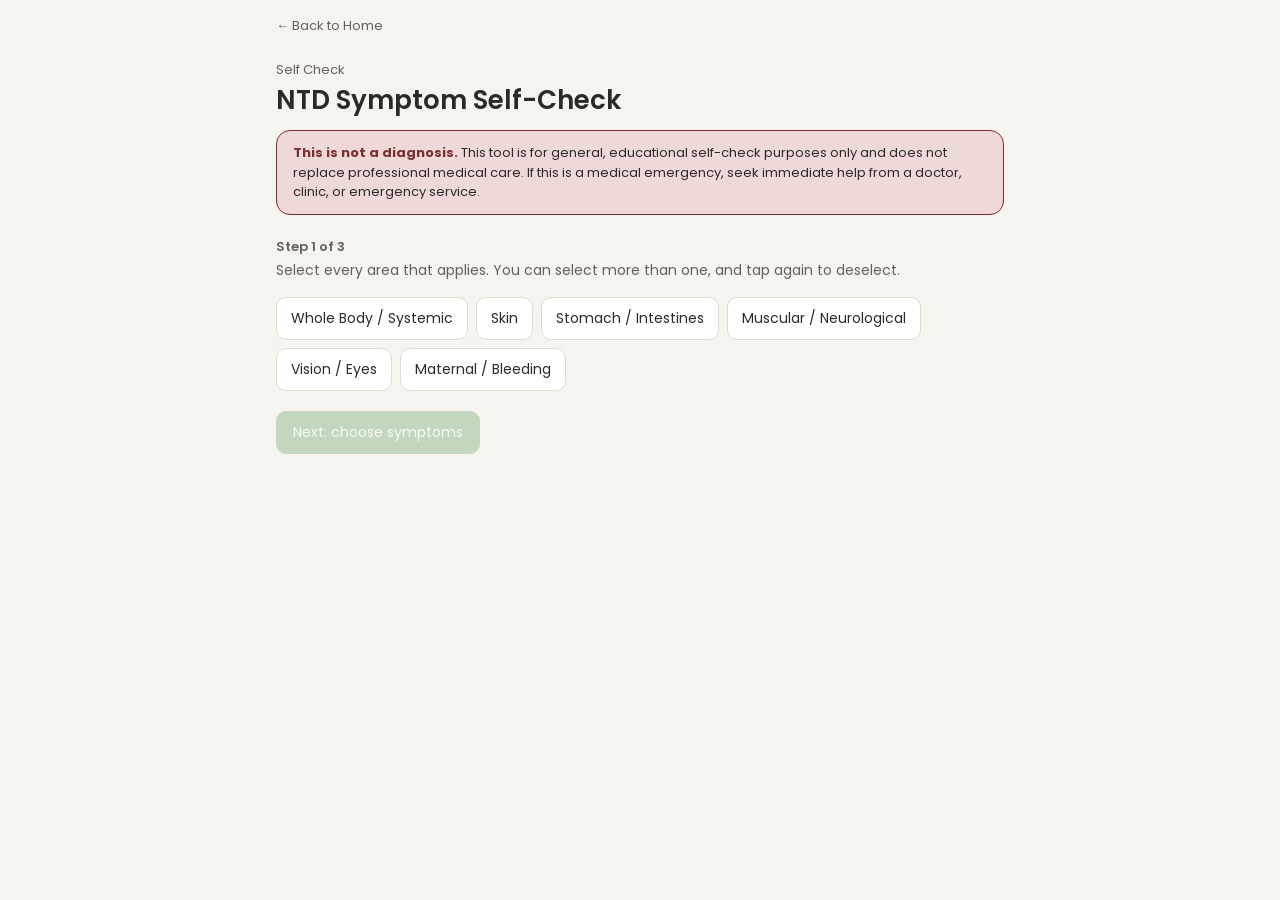
<file: self-check-ntd.html>
<!DOCTYPE html>
<html lang="en">
<head>
<meta charset="UTF-8">
<meta name="viewport" content="width=device-width, initial-scale=1.0">
<title>NTD Symptom Self-Check</title>
<link rel="manifest" href="./manifest.json">
<link rel="icon" href="./icons/favicon.ico" sizes="any">
<link rel="icon" type="image/png" href="./icons/favicon-32.png">
<link rel="apple-touch-icon" href="./icons/apple-touch-icon.png">
<meta name="theme-color" content="#156569">
<meta name="apple-mobile-web-app-capable" content="yes">
<meta name="apple-mobile-web-app-title" content="MEDAID">
<style>
  html{ background:#F6F4EE; }
  body{ margin:0; min-height:100vh; background:#F6F4EE; }
  .mck-back-nav{
    display:flex;
    align-items:center;
    gap:6px;
    font-family:'Poppins', -apple-system, BlinkMacSystemFont, "Segoe UI", Helvetica, Arial, sans-serif;
    font-size:13px;
    color:#63605A;
    text-decoration:none;
    max-width: 760px;
    margin: 0 auto;
    padding: 16px 16px 0;
    box-sizing: border-box;
  }
</style>
</head>
<body>
<a class="mck-back-nav" href="./index.html">&larr; Back to Home</a>
<link rel="stylesheet" href="./fonts/fonts.css">

<style>
  /* Everything is scoped under .ntd-widget so this can never restyle
     the host page — Bubble's HTML element is not sandboxed, and a
     <style> tag applies document-wide regardless of where it sits in
     the DOM, so bare `body`, `html`, or `*` selectors would leak out. */

  .ntd-widget, .ntd-widget *{
    box-sizing: border-box;
  }

  .ntd-widget{
    --paper: #F6F4EE;
    --card: #FFFFFF;
    --ink: #2B2A28;
    --ink-soft: #63605A;
    --sage: #5D7F63;
    --sage-soft: #E4EBE2;
    --clay: #B5654F;
    --clay-soft: #F3E4DF;
    --maroon: #7A2E2E;
    --maroon-soft: #EFD9D8;
    --amber: #B9762F;
    --amber-soft: #F3E5D1;
    --gold: #A69433;
    --gold-soft: #F0ECD3;
    --purple: #77ac78;
    --line: #DEDAD0;
    --radius: 14px;

    /* urgency badge palette */
    --u-nonurgent-soft: #BFE1F6;
    --u-nonurgent-text: #1F5C7A;
    --u-semiurgent-soft: #D4EDBC;
    --u-semiurgent-text: #4B7A2F;
    --u-urgent-soft: #FFE5A0;
    --u-urgent-text: #8A6A1F;
    --u-emergency-soft: #FFC8AA;
    --u-emergency-text: #A6502A;
    --u-resus-soft: #FFCFC9;
    --u-resus-text: #A13A32;

    display: block;
    width: 100%;
    max-width: 760px;
    margin: 0 auto;
    background: var(--paper);
    color: var(--ink);
    font-family: 'Poppins', -apple-system, BlinkMacSystemFont, "Segoe UI", Helvetica, Arial, sans-serif;
    line-height: 1.5;
    padding: 24px 16px 40px;
    box-sizing: border-box;
    overflow-x: hidden;
    container-type: inline-size;
    container-name: ntd-root;
  }

  .ntd-widget .eyebrow{
    font-size: 13px;
    color: var(--ink-soft);
    margin: 0 0 4px;
  }

  .ntd-widget h1{
    font-size: 26px;
    font-weight: 600;
    margin: 0 0 14px;
    line-height: 1.25;
  }

  .ntd-widget .disclaimer{
    background: var(--maroon-soft);
    border: 1px solid var(--maroon);
    border-radius: var(--radius);
    padding: 12px 16px;
    font-size: 13px;
    color: var(--ink);
    margin-bottom: 22px;
  }

  .ntd-widget .disclaimer strong{
    color: var(--maroon);
  }

  .ntd-widget .step-label{
    font-size: 13px;
    font-weight: 600;
    color: var(--ink-soft);
    margin: 0 0 4px;
  }

  .ntd-widget .step-instructions{
    font-size: 14px;
    color: var(--ink-soft);
    margin: 0 0 16px;
  }

  .ntd-widget .chip-group{
    display: flex;
    flex-wrap: wrap;
    gap: 8px;
    margin-bottom: 8px;
  }

  .ntd-widget .chip{
    font-family: inherit;
    font-size: 14px;
    text-align: left;
    background: var(--card);
    border: 1px solid var(--line);
    border-radius: 10px;
    padding: 10px 14px;
    cursor: pointer;
    color: var(--ink);
    max-width: 100%;
    overflow-wrap: break-word;
    word-break: break-word;
  }

  .ntd-widget .chip.selected{
    background: var(--purple);
    border-color: var(--purple);
    color: #fff;
  }

  .ntd-widget .symptom-group{
    margin-bottom: 18px;
  }

  .ntd-widget .symptom-group-title{
    font-size: 13px;
    font-weight: 600;
    color: var(--ink-soft);
    margin: 0 0 8px;
  }

  .ntd-widget .actions{
    margin-top: 20px;
    display:flex;
    gap: 10px;
    flex-wrap: wrap;
    align-items: center;
  }

  .ntd-widget .btn,
  .ntd-widget .btn:hover,
  .ntd-widget .btn:focus,
  .ntd-widget .btn:active,
  .ntd-widget .btn:visited{
    font-family: inherit !important;
    font-size: 14px !important;
    border-radius: 10px !important;
    padding: 10px 16px !important;
    cursor: pointer !important;
    border: 1px solid var(--line) !important;
    background: var(--card) !important;
    background-color: var(--card) !important;
    color: var(--ink) !important;
    box-shadow: none !important;
    outline: none !important;
    -webkit-appearance: none;
    appearance: none;
    transition: none !important;
  }

  .ntd-widget .btn.primary,
  .ntd-widget .btn.primary:hover,
  .ntd-widget .btn.primary:focus,
  .ntd-widget .btn.primary:active,
  .ntd-widget .btn.primary:visited{
    background: var(--purple) !important;
    background-color: var(--purple) !important;
    border-color: var(--purple) !important;
    color: #fff !important;
    box-shadow: none !important;
  }

  .ntd-widget .btn:disabled{
    opacity: 0.4;
    cursor: default !important;
  }

  .ntd-widget .results-summary{
    font-size: 14px;
    color: var(--ink-soft);
    margin: 0 0 16px;
  }

  .ntd-widget .result-card{
    background: var(--card);
    border: 1px solid var(--line);
    border-radius: var(--radius);
    padding: 16px 18px;
    margin-bottom: 12px;
  }

  .ntd-widget .result-head{
    display:flex;
    align-items:flex-start;
    justify-content: space-between;
    gap: 10px;
    flex-wrap: wrap;
    min-width: 0;
  }

  .ntd-widget .result-name{
    font-size: 16px;
    font-weight: 600;
    margin: 0;
    min-width: 0;
    overflow-wrap: break-word;
    word-break: break-word;
    flex: 1 1 auto;
  }

  .ntd-widget .urgency-pill{
    display:inline-block;
    font-size: 11px;
    font-weight: 700;
    padding: 3px 9px;
    border-radius: 999px;
    white-space: nowrap;
  }

  .ntd-widget .urgency-resuscitation{ background: var(--u-resus-soft); color: var(--u-resus-text); }
  .ntd-widget .urgency-emergency{ background: var(--u-emergency-soft); color: var(--u-emergency-text); }
  .ntd-widget .urgency-urgent{ background: var(--u-urgent-soft); color: var(--u-urgent-text); }
  .ntd-widget .urgency-semi{ background: var(--u-semiurgent-soft); color: var(--u-semiurgent-text); }
  .ntd-widget .urgency-non{ background: var(--u-nonurgent-soft); color: var(--u-nonurgent-text); }

  @container ntd-root (max-width: 480px){
    .ntd-widget .result-head{
      flex-direction: column;
      align-items: flex-start;
    }

    .ntd-widget .urgency-pill{
      order: -1;
    }
  }

  .ntd-widget .match-tag{
    font-size: 12px;
    color: var(--ink-soft);
    margin: 6px 0 0;
    overflow-wrap: break-word;
    word-break: break-word;
  }

  .ntd-widget details{
    margin-top: 10px;
    border-top: 1px solid var(--line);
    padding-top: 10px;
  }

  .ntd-widget details:first-of-type{
    margin-top: 12px;
  }

  .ntd-widget summary{
    cursor: pointer;
    font-size: 13px;
    font-weight: 600;
    color: var(--ink);
    list-style: none;
  }

  .ntd-widget summary::-webkit-details-marker{ display:none; }

  .ntd-widget summary::before{
    content: "▸ ";
    color: var(--ink-soft);
  }

  .ntd-widget details[open] summary::before{
    content: "▾ ";
  }

  .ntd-widget .section-body{
    font-size: 14px;
    color: var(--ink);
    margin-top: 8px;
  }

  .ntd-widget .section-body p{
    margin: 0 0 10px;
  }

  .ntd-widget .section-body p:last-child{
    margin-bottom: 0;
  }

  .ntd-widget .section-body ul{
    margin: 0;
    padding-left: 18px;
  }

  .ntd-widget .section-body li{
    margin-bottom: 8px;
  }

  .ntd-widget .section-body li:last-child{
    margin-bottom: 0;
  }

  .ntd-widget .no-results{
    font-size: 14px;
    color: var(--ink-soft);
    background: var(--card);
    border: 1px solid var(--line);
    border-radius: var(--radius);
    padding: 16px 18px;
  }

  .ntd-widget .save-note{
    font-size: 12px;
    color: var(--ink-soft);
  }
</style>

<div class="ntd-widget" id="ntd-root">
  <p class="eyebrow">Self Check</p>
  <h1>NTD Symptom Self-Check</h1>
  <div class="disclaimer">
    <strong>This is not a diagnosis.</strong> This tool is for general, educational self-check purposes only and does not replace professional medical care. If this is a medical emergency, seek immediate help from a doctor, clinic, or emergency service.
  </div>

  <div id="ntd-step-category"></div>
  <div id="ntd-step-symptom" style="display:none;"></div>
  <div id="ntd-step-results" style="display:none;"></div>
</div>

<script>
(function(){
  const TAXONOMY = {"Skin": ["Skin Ulcers / Open Sores", "Swelling, Lumps Under Skin", "Rashes, Bumps, & Itching", "Skin Color Changes / Thickening", "Oral Sores / Facial Damage"], "Whole Body / Systemic": ["High Fever / Chills", "Extreme Fatigue / Weakness", "Unexplained Weight Loss"], "Stomach / Intestines": ["Abdominal Pain / Swelling", "Severe Diarrhea or Vomiting", "Very Bad Breath"], "Maternal / Bleeding": ["Unusual Bleeding or Bruising"], "Muscular / Neurological": ["Severe Joint or Muscle Pain", "Bone & Limb Deformities", "Numbness / Loss of Sensation", "Seizures, Spasms, or Paralysis", "Confusion / Altered Mental State"], "Vision / Eyes": ["Vision Changes", "Eye Irritation"]};

  const RECORDS = [{"name": "Buruli Ulcer", "categories": ["Skin"], "symptoms": ["Skin Ulcers / Open Sores", "Swelling, Lumps Under Skin"], "urgency": "Semi-Urgent (1-2 Weeks)", "whatIsIt": ["A chronic, destructive infection of the skin and underlying soft tissue caused by the bacterium Mycobacterium ulcerans."], "doIHaveIt": ["Do you have a painless, firm lump, swelling, or thick skin patch?", "Has a area of skin opened up into a deep, expanding sore with undermined edges?", "Have you spent time in rural, warm, humid areas with slow-moving water?"], "whatShouldIDo": ["Keep any open wounds clean and covered with sterile dressings.", "Do not attempt to squeeze, pop, or apply harsh chemicals to the lesion."], "whenToSeeDoctor": ["See a healthcare provider within days to 1–2 weeks if a painless lump or non-healing sore appears to prevent extensive tissue damage."], "prevention": ["Use insect repellent and wear long, loose-fitting clothing to avoid insect bites", "Protect cuts and scratches with clean dressings and wash them promptly with soap", "Wear gardening gloves and long sleeves when working outdoors or handling soil"]}, {"name": "Chagas Disease", "categories": ["Stomach / Intestines", "Whole Body / Systemic"], "symptoms": ["High Fever / Chills", "Extreme Fatigue / Weakness", "Abdominal Pain / Swelling"], "urgency": "Emergency (Few Hours)", "whatIsIt": ["An infection caused by the parasite Trypanosoma cruzi, transmitted by triatomine bugs (\"kissing bugs\"), which can lead to severe heart and digestive complications over time."], "doIHaveIt": ["Do you have swelling on one eyelid (Romaña's sign) or a red sore near a bug bite?", "Are you experiencing fever, body aches, fatigue, or swollen glands?", "Do you have a history of living in or visiting rural areas of Central or South America?"], "whatShouldIDo": ["Rest, avoid strenuous physical exertion if you feel heart palpitations", "Minimize exposure to vector insects."], "whenToSeeDoctor": ["Seek emergency medical care (within hours) if you experience chest pain, shortness of breath, irregular heartbeats, or sudden fainting."], "prevention": ["Avoid contact with triatomine bugs by staying in well-built housing and using insecticide-treated bed nets", "Seal cracks, gaps, and window screens around the home to prevent bugs from entering", "Practice good hygiene during food preparation and storage to prevent contamination"]}, {"name": "Dengue Fever", "categories": ["Maternal / Bleeding", "Skin", "Whole Body / Systemic"], "symptoms": ["High Fever / Chills", "Extreme Fatigue / Weakness", "Rashes, Bumps, & Itching", "Unusual Bleeding or Bruising"], "urgency": "Emergency (Few Hours)", "whatIsIt": ["A viral infection spread by Aedes mosquitoes that causes sudden high fevers, intense muscle pain, and, in severe cases, dangerous internal bleeding."], "doIHaveIt": ["Did you suddenly develop a high fever along with a severe headache or pain behind your eyes?", "Are you experiencing severe joint or muscle pain (\"breakbone fever\") and a red skin rash?", "Have you recently been in an area with active mosquito activity or dengue outbreaks?"], "whatShouldIDo": ["Rest and stay hydrated with fluids and oral rehydration solutions.", "Take acetaminophen/paracetamol for fever, but avoid aspirin or ibuprofen, as they increase bleeding risks."], "whenToSeeDoctor": ["Go to an emergency room immediately if you notice severe abdominal pain, persistent vomiting, bleeding from gums/nose, or extreme fatigue."], "prevention": ["Use insect repellent containing DEET, picaridin, or IR3535 on exposed skin and clothing", "Wear long-sleeved shirts and long pants to cover your arms and legs", "Eliminate standing water around the home where mosquitoes can breed"]}, {"name": "Echinococcosis", "categories": ["Muscular / Neurological", "Stomach / Intestines", "Whole Body / Systemic"], "symptoms": ["Unexplained Weight Loss", "Abdominal Pain / Swelling", "Severe Joint or Muscle Pain"], "urgency": "Non-Urgent (Routine Checks)", "whatIsIt": ["A parasitic tapeworm infection caused by larval stages of Echinococcus, which form slow-growing, fluid-filled cysts in the liver, lungs, or other organs."], "doIHaveIt": ["Do you have dull pain or a feeling of fullness in your upper right abdomen?", "Are you experiencing chronic coughing or chest discomfort without an obvious cause?", "Have you had close contact with farm dogs or livestock in rural regions?"], "whatShouldIDo": ["Avoid pushing or applying heavy pressure to any palpable mass in your abdomen"], "whenToSeeDoctor": ["Schedule a routine appointment for an ultrasound or scan if you suspect a cyst. Seek emergency care immediately if you experience sudden intense abdominal pain, severe hives, or difficulty breathing (signs of a cyst rupture)."], "prevention": ["Wash your hands thoroughly with soap and warm water after handling dogs and before eating.", "Do not let dogs eat raw meat, carcasses, or organs from farm animals or wildlife.", "Avoid food or water that may be contaminated by dog feces, and wash all fruits or vegetables before consumption."]}, {"name": "Elephantiasis", "categories": ["Muscular / Neurological", "Skin", "Whole Body / Systemic"], "symptoms": ["Extreme Fatigue / Weakness", "Swelling, Lumps Under Skin", "Skin Color Changes / Thickening", "Bone & Limb Deformities"], "urgency": "Non-Urgent (Routine Checks)", "whatIsIt": ["A parasitic infection spread by mosquitoes where microscopic worms block the lymphatic system, leading to severe, painful swelling of limbs and genitalia."], "doIHaveIt": ["Is one of your legs, arms, or groin areas experiencing chronic, significant swelling?", "Has the skin over the swollen area become thick, dark, firm, or rough?", "Do you live in or frequently travel to tropical regions where mosquito bites are common?"], "whatShouldIDo": ["Wash the affected limb daily with soap and clean water", "Elevate the limb when resting", "Prevent skin cracks."], "whenToSeeDoctor": ["Consult a doctor for routine management and antiparasitic treatment, or urgently if you develop sudden fever, redness, or heat in the swollen limb (secondary infection)."], "prevention": ["Sleep under a mosquito net, especially during evening and early morning hours", "Wear long-sleeved shirts and long pants to cover exposed skin", "Use insect repellent daily on any exposed skin"]}, {"name": "Foodborne Trematodiases", "categories": ["Skin", "Stomach / Intestines", "Whole Body / Systemic"], "symptoms": ["High Fever / Chills", "Rashes, Bumps, & Itching", "Abdominal Pain / Swelling", "Severe Diarrhea or Vomiting"], "urgency": "Urgent (24-48 Hours)", "whatIsIt": ["Parasitic fluke infections (such as liver flukes or lung flukes) acquired by eating raw or undercooked fish, crustaceans, or water plants."], "doIHaveIt": ["Do you have upper abdominal pain, indigestion, or yellowing of the skin/eyes (jaundice)?", "Do you have a chronic cough with rusty-colored or bloody sputum?", "Have you recently eaten raw or inadequately cooked freshwater fish, crabs, or watercress?"], "whatShouldIDo": ["Avoid consuming raw or undercooked aquatic animals and plants.", "Maintain adequate fluid intake if experiencing stomach upset."], "whenToSeeDoctor": ["Seek care within 24–48 hours if you experience persistent abdominal pain, jaundice, high fever, or are coughing up blood."], "prevention": ["Cook freshwater fish, crustaceans, and aquatic plants thoroughly", "Wash cutting boards and utensils with clean water after handling raw seafood"]}, {"name": "Guinea Worm Disease", "categories": ["Skin", "Whole Body / Systemic"], "symptoms": ["High Fever / Chills", "Skin Ulcers / Open Sores", "Swelling, Lumps Under Skin"], "urgency": "Semi-Urgent (1-2 Weeks)", "whatIsIt": ["A parasitic infection caused by drinking water contaminated with water fleas carrying Guinea worm larvae, resulting in a long worm emerging through a painful skin blister."], "doIHaveIt": ["Do you have a painful, burning blister or ulcer, usually on your lower legs or feet?", "Can you see or feel a thin, white worm beginning to emerge from the blister?", "Have you drank unfiltered water from open ponds or stagnant sources in endemic areas?"], "whatShouldIDo": ["Immerse the blister in a bucket of water to encourage the worm to emerge", "Never pull hard or break the worm, as this causes severe inflammation and infection.", "Slowly wind the emerging worm around a stick each day."], "whenToSeeDoctor": ["Visit a healthcare facility within a few days for safe, controlled worm extraction, wound care, and tetanus vaccination."], "prevention": ["Protect against sand fly bites by applying insect repellent containing DEET", "Cover exposed skin by wearing long-sleeved shirts, long pants, and socks", "Avoid outdoor activities from dusk to dawn when sand flies are most active, and sleep under a mesh bed net"]}, {"name": "Intestinal Worms", "categories": ["Stomach / Intestines", "Whole Body / Systemic"], "symptoms": ["Extreme Fatigue / Weakness", "Unexplained Weight Loss", "Abdominal Pain / Swelling", "Severe Diarrhea or Vomiting"], "urgency": "Non-Urgent (Routine Checks)", "whatIsIt": ["Infections caused by intestinal parasites (such as hookworms, roundworms, or whipworms) transmitted through contact with soil contaminated by human feces."], "doIHaveIt": ["Do you have frequent abdominal bloating, vague belly pain, or loose stools?", "Are you experiencing constant fatigue, pale skin, or lightheadedness (signs of anemia)?", "Have you walked barefoot or handled soil in areas without modern sanitation?"], "whatShouldIDo": ["Wash your hands thoroughly with soap before eating", "Wash all fruits and vegetables", "Avoid walking barefoot on soil."], "whenToSeeDoctor": ["Schedule a routine outpatient visit for simple oral deworming medication and an anemia check."], "prevention": ["Wash hands thoroughly with soap before eating and after using the toilet", "Wash and peel fruits and vegetables before consuming", "Avoid walking barefoot on potentially contaminated soil"]}, {"name": "Leishmaniasis (Cutaneous)", "categories": ["Skin"], "symptoms": ["Skin Ulcers / Open Sores", "Rashes, Bumps, & Itching"], "urgency": "Semi-Urgent (1-2 Weeks)", "whatIsIt": ["A skin infection caused by Leishmania parasites transmitted by the bite of infected phlebotomine sandflies, causing long-lasting skin ulcers."], "doIHaveIt": ["Do you have one or more skin bumps that have turned into open, raised-edge sores over weeks?", "Are the sores largely painless unless they become infected with bacteria?", "Have you been bitten by tiny sandflies in dry or forested tropical regions?"], "whatShouldIDo": ["Keep the sores clean, dry, and covered to prevent secondary bacterial infections.", "Avoid applying unverified home remedies directly to the ulcers."], "whenToSeeDoctor": ["Consult a healthcare provider within 1–2 weeks to obtain tissue testing and appropriate antiparasitic treatment to minimize scarring."], "prevention": ["Protect yourself from sandfly bites by using insect repellent containing DEET", "Wear long-sleeved shirts and long pants to cover exposed skin", "Sleep under insecticide-treated bed nets when indoors"]}, {"name": "Leishmaniasis (Visceral)", "categories": ["Stomach / Intestines", "Whole Body / Systemic"], "symptoms": ["High Fever / Chills", "Extreme Fatigue / Weakness", "Unexplained Weight Loss", "Abdominal Pain / Swelling"], "urgency": "Urgent (24-48 Hours)", "whatIsIt": ["A severe, internal form of leishmaniasis where parasites attack internal organs—primarily the liver, spleen, and bone marrow."], "doIHaveIt": ["Have you had irregular fevers along with significant weight loss over weeks or months?", "Is your abdomen visibly swollen due to an enlarged spleen or liver?", "Are you experiencing unusual paleness, extreme weakness, or easy bruising?"], "whatShouldIDo": ["Rest, maintain nutrition as tolerated", "Avoid physical trauma to the abdomen to protect the enlarged spleen from rupture."], "whenToSeeDoctor": ["Seek urgent medical evaluation (within 24–48 hours); untreated visceral leishmaniasis is almost universally fatal."], "prevention": ["Sleep under insecticide-treated fine-mesh bed nets and spray indoor walls.", "Cover exposed skin with protective clothing during evening and night hours.", "Seek prompt treatment for infected domestic pets (such as dogs) in endemic areas."]}, {"name": "Leprosy", "categories": ["Muscular / Neurological", "Skin"], "symptoms": ["Skin Color Changes / Thickening", "Numbness / Loss of Sensation", "Seizures, Spasms, or Paralysis", "Bone & Limb Deformities"], "urgency": "Semi-Urgent (1-2 Weeks)", "whatIsIt": ["A chronic bacterial infection caused by Mycobacterium leprae that primarily affects the peripheral nerves, skin, eyes, and mucosal surfaces."], "doIHaveIt": ["Do you have lighter or reddish skin patches that have lost feeling to temperature, touch, or pain?", "Are you experiencing numbness, tingling, or weakness in your hands or feet?", "Do you have painless burns or injuries on your hands or feet that you did not feel happen?"], "whatShouldIDo": ["Protect numb hands and feet from heat, sharp objects, and friction by wearing supportive footwear", "Check your skin daily for unnoticed cuts."], "whenToSeeDoctor": ["Visit a health clinic within days to 1–2 weeks for Multi-Drug Therapy (MDT), which completely cures the infection and stops nerve damage."], "prevention": ["Get vaccinated with the BCG vaccine, especially if living in or traveling to an endemic area", "Avoid close contact with individuals who have untreated leprosy", "Practice good personal hygiene and wash hands regularly with soap"]}, {"name": "Mycetoma", "categories": ["Muscular / Neurological", "Skin"], "symptoms": ["Skin Ulcers / Open Sores", "Swelling, Lumps Under Skin", "Bone & Limb Deformities"], "urgency": "Semi-Urgent (1-2 Weeks)", "whatIsIt": ["A chronic, slow-growing inflammatory infection of the subcutaneous tissue (caused by fungi or bacteria) that can invade muscle and bone."], "doIHaveIt": ["Do you have a firm, painless swelling or lump under the skin, usually on your foot or leg?", "Has the lump developed small openings (sinus tracts) that drain fluid with tiny, colored grains?", "Did you sustain a minor injury (like a thorn prick) while walking barefoot in a dry climate?"], "whatShouldIDo": ["Keep the area clean, dry, and dressed.", "Avoid cutting or puncturing the swelling yourself."], "whenToSeeDoctor": ["See a specialist within 1–2 weeks for a biopsy to determine if it is fungal or bacterial so targeted treatment can begin before bone damage occurs."], "prevention": ["Wear protective footwear and closed-toed shoes to prevent puncture wounds from thorns or sharp objects while walking or working outdoors", "Clean and disinfect skin wounds promptly if injuries occur", "Avoid walking barefoot in endemic rural or agricultural areas"]}, {"name": "Noma\n(Cancrum Oris)", "categories": ["Skin", "Stomach / Intestines"], "symptoms": ["Skin Ulcers / Open Sores", "Oral Sores / Facial Damage", "Very Bad Breath"], "urgency": "Emergency (Few Hours)", "whatIsIt": ["A rapidly spreading gangrenous disease that destroys the soft and hard tissues of the face, occurring mainly in malnourished children with compromised immune systems."], "doIHaveIt": ["Is there a painful ulcer inside the mouth/gums that is rapidly turning dark or black?", "Is there rapidly spreading facial swelling, foul odor, and destruction of lip, cheek, or nose?", "Is the person experiencing high fever, extreme weakness, and a history of severe malnutrition or recent illness?"], "whatShouldIDo": ["Seek immediate professional clinical care; do not attempt home treatment."], "whenToSeeDoctor": ["Go to an emergency facility immediately (within hours). Early intravenous antibiotics and nutritional support are critical to save life and tissue."], "prevention": ["Maintain good nutrition and oral hygiene for children", "Ensure access to clean drinking water and proper sanitation", "Provide routine childhood vaccinations against diseases like measles"]}, {"name": "Rabies", "categories": ["Muscular / Neurological", "Whole Body / Systemic"], "symptoms": ["High Fever / Chills", "Confusion / Altered Mental State", "Seizures, Spasms, or Paralysis"], "urgency": "Resuscitation (Immediate)", "whatIsIt": ["A fatal viral encephalomyelitis spread through the saliva of infected animals (most commonly dog bites or scratches)."], "doIHaveIt": ["Were you bitten or scratched by a mammal (dog, bat, monkey) in an area where rabies exists?", "Are you experiencing tingling, pain, or intense itching at the site of a past animal bite?", "Have you developed fever along with agitation, confusion, fear of water, or muscle spasms?"], "whatShouldIDo": ["Immediately wash any animal bite thoroughly with soap and running water for at least 15 minutes."], "whenToSeeDoctor": ["Seek resuscitation-level emergency care immediately. Post-exposure prophylaxis (PEP) must be given before symptoms start; once neurological symptoms appear, the infection is nearly 100% fatal."], "prevention": ["Routinely vaccinate your dogs and cats against rabies", "Keep your distance from wildlife and unfamiliar or stray animals", "Seek immediate medical care and get vaccinated after an animal bite or scratch"]}, {"name": "River Blindness", "categories": ["Skin", "Vision / Eyes"], "symptoms": ["Rashes, Bumps, & Itching", "Skin Color Changes / Thickening", "Vision Changes", "Eye Irritation"], "urgency": "Non-Urgent (Routine Checks)", "whatIsIt": ["An infection caused by the parasitic worm Onchocerca volvulus, transmitted by blackflies, leading to severe skin disease and permanent visual loss."], "doIHaveIt": ["Do you suffer from intense, relentless itching across large areas of your body?", "Do you have firm, painless lumps under your skin or patches of darkened, thickened, or \"leopard-patterned\" skin?", "Are you experiencing eye redness, light sensitivity, or gradually declining vision?"], "whatShouldIDo": ["Avoid scratching the skin to prevent bacterial superinfections.", "Wear protective clothing and insect repellent near fast-flowing rivers."], "whenToSeeDoctor": ["Schedule an outpatient or clinic consultation for antiparasitic treatment (ivermectin) and an eye exam."], "prevention": ["Avoid blackfly bites by using insect repellent containing DEET", "Wear protective clothing such as long-sleeved shirts and pants", "Participate in community mass drug administration programs using ivermectin"]}, {"name": "Scabies", "categories": ["Skin"], "symptoms": ["Rashes, Bumps, & Itching"], "urgency": "Non-Urgent (Routine Checks)", "whatIsIt": ["A highly contagious skin infestation caused by microscopic mites (Sarcoptes scabiei) that burrow into the upper layer of the skin to live and lay eggs."], "doIHaveIt": ["Do you have intense itching that becomes significantly worse at night?", "Do you have a pimple-like rash or tiny, raised burrow lines in skin folds (between fingers, wrists, waistline)?", "Are other members of your household or close contacts experiencing the same itching rash?"], "whatShouldIDo": ["Wash all clothing, bedding, and towels used in the past 3 days in hot water and dry on high heat."], "whenToSeeDoctor": ["Visit a doctor or clinic for a routine consultation to get prescription topical creams (such as permethrin) for yourself and household members."], "prevention": ["Avoid direct, prolonged skin-to-skin contact with an infected person.", "Do not share clothes, towels, or bedding with someone who has an active mite infestation.", "Wash used bedding and clothing in hot water and dry on high heat if exposed."]}, {"name": "Schistosomiasis", "categories": ["Maternal / Bleeding", "Skin", "Stomach / Intestines", "Whole Body / Systemic"], "symptoms": ["High Fever / Chills", "Abdominal Pain / Swelling", "Severe Diarrhea or Vomiting", "Rashes, Bumps, & Itching", "Unusual Bleeding or Bruising"], "urgency": "Urgent (24-48 Hours)", "whatIsIt": ["A disease caused by parasitic flatworms released by freshwater snails, which penetrate the skin and affect the urinary or digestive systems."], "doIHaveIt": ["Do you have pain during urination or visible blood in your urine?", "Do you have chronic abdominal pain, bloody diarrhea, or an enlarged abdomen?", "Have you waded, bathed, or swam in fresh water (lakes, rivers) in endemic areas?"], "whatShouldIDo": ["Avoid swimming or wading in untreated freshwater bodies in endemic regions.", "Towel dry vigorously if exposed to water."], "whenToSeeDoctor": ["Seek medical attention within 24–48 hours if you notice blood in your urine or stool, or experience sudden high fevers after freshwater exposure."], "prevention": ["Avoid swimming, bathing, or wading in freshwater lakes and rivers in endemic areas.", "Boil or safely filter drinking water before use.", "Support community sanitation efforts to keep human waste out of natural water sources."]}, {"name": "Sleeping Sickness", "categories": ["Muscular / Neurological", "Whole Body / Systemic"], "symptoms": ["High Fever / Chills", "Extreme Fatigue / Weakness", "Confusion / Altered Mental State", "Seizures, Spasms, or Paralysis"], "urgency": "Emergency (Few Hours)", "whatIsIt": ["A parasitic infection transmitted by the bite of the tsetse fly in sub-Saharan Africa, which progresses from blood infection to central nervous system involvement."], "doIHaveIt": ["Do you have bout-like fevers, severe headaches, joint pains, and swollen lymph nodes in your neck?", "Are you experiencing severe daytime sleepiness paired with nighttime insomnia?", "Are you experiencing progressive confusion, mood changes, or trouble walking?"], "whatShouldIDo": ["Rest and avoid activities requiring concentration or motor control if feeling confused or excessively sleepy."], "whenToSeeDoctor": ["Seek emergency medical evaluation (within hours) if neurological symptoms or severe sleep cycle changes develop."], "prevention": ["Wear protective, neutral-colored, medium-weight clothing like long pants and long-sleeved shirts", "Avoid bushes, dense forests, and areas where tsetse flies gather", "Inspect vehicles for tsetse flies before entering"]}, {"name": "Snakebite Envenomation", "categories": ["Maternal / Bleeding", "Muscular / Neurological", "Skin", "Whole Body / Systemic"], "symptoms": ["Extreme Fatigue / Weakness", "Skin Ulcers / Open Sores", "Swelling, Lumps Under Skin", "Seizures, Spasms, or Paralysis", "Unusual Bleeding or Bruising"], "urgency": "Resuscitation (Immediate)", "whatIsIt": ["A life-threatening medical emergency caused by the injection of toxins from a venomous snake bite, causing local tissue collapse, bleeding, or paralysis."], "doIHaveIt": ["Were you bitten by a snake, leaving fang marks with rapidly spreading pain and severe swelling?", "Are you experiencing unusual bleeding (gums, wound), dark urine, or widespread bruising?", "Are you experiencing heavy eyelids, difficulty swallowing, weak muscles, or trouble breathing?"], "whatShouldIDo": ["Keep the bitten limb completely still at or slightly below heart level.", "Do NOT cut the wound, attempt to suck out venom, apply a tourniquet, or use ice."], "whenToSeeDoctor": ["Seek immediate emergency resuscitation care. Antivenom must be administered in a hospital setting as quickly as possible."], "prevention": ["Wear sturdy shoes and long trousers when walking in areas where snakes may live", "Never attempt to catch, handle, or provoke a snake, even if it appears to be dead", "Keep grass cut short and areas around houses free of woodpiles or debris where snakes can hide"]}, {"name": "Taeniasis / \nNeurocysticercosis", "categories": ["Muscular / Neurological", "Stomach / Intestines"], "symptoms": ["Abdominal Pain / Swelling", "Seizures, Spasms, or Paralysis", "Confusion / Altered Mental State"], "urgency": "Urgent (24-48 Hours)", "whatIsIt": ["Taeniasis is an intestinal tapeworm infection from eating undercooked pork/beef; Neurocysticercosis occurs when tapeworm eggs are ingested and form larval cysts in the brain."], "doIHaveIt": ["Have you noticed small, white, flat ribbon-like tapeworm segments in your stool?", "Have you experienced a sudden new seizure, severe persistent headache, or confusion?", "Do you live in or travel to areas with free-ranging pigs and variable sanitation?"], "whatShouldIDo": ["Practice strict hand hygiene after using the bathroom and before eating.", "Ensure all pork and meat are cooked thoroughly."], "whenToSeeDoctor": ["Seek urgent medical evaluation (within 24–48 hours) if you experience a new seizure or severe neurological symptoms."], "prevention": ["Wash hands thoroughly with soap and water after using the toilet and before handling food", "Cook all pork and meat completely to safe internal temperatures", "Wash and peel all raw fruits and vegetables before eating"]}, {"name": "Trachoma", "categories": ["Vision / Eyes"], "symptoms": ["Vision Changes", "Eye Irritation"], "urgency": "Semi-Urgent (1-2 Weeks)", "whatIsIt": ["What is it? A contagious bacterial eye infection caused by Chlamydia trachomatis, which causes scarring of the inner eyelid and leads to painful blindness if untreated."], "doIHaveIt": ["Do you have chronic eye irritation, redness, discharge, or light sensitivity?", "Do your eyelashes turn inward and scratch against the front surface of your eye (trichiasis)?", "Do you live in an area with dry climates, poor water access, and high fly density?"], "whatShouldIDo": ["Practice frequent face-washing with clean water", "Avoid sharing towels or washcloths with others."], "whenToSeeDoctor": ["See an eye specialist or clinic within days to 1–2 weeks for antibiotic treatment or corrective eyelid procedures before corneal scarring occurs."], "prevention": ["Wash faces and eyes daily with clean water, especially for young children.", "Keep living areas clean to reduce fly populations that spread the bacteria.", "Avoid sharing personal washcloths, towels, or pillowcases."]}, {"name": "Yaws", "categories": ["Muscular / Neurological", "Skin"], "symptoms": ["Skin Ulcers / Open Sores", "Rashes, Bumps, & Itching", "Bone & Limb Deformities"], "urgency": "Non-Urgent (Routine Checks)", "whatIsIt": ["A chronic bacterial infection caused by Treponema pallidum pertenue that primarily affects skin, bones, and cartilage, mainly in children in warm, humid tropical regions."], "doIHaveIt": ["Did you develop a single, raspberry-like skin sore (\"mother yaw\") that turned into a painless ulcer?", "Do you have widespread yellow-crusted skin bumps or painful swelling over your limb bones?", "Do you have painful bone or joint aches that cause a limping gait (\"crab yaws\")?"], "whatShouldIDo": ["Keep skin clean and cover open lesions to prevent transmission to playmates or family members through direct skin contact."], "whenToSeeDoctor": ["Visit a community health clinic for routine outpatient care; a single dose of oral azithromycin typically clears the infection completely."], "prevention": ["Maintain good personal hygiene by bathing regularly with clean water and soap.", "Avoid direct contact with open skin sores or lesions of infected individuals.", "Ensure all household members get treated promptly if a contact develops sores."]}];

  const CATEGORY_ORDER = ["Whole Body / Systemic", "Skin", "Stomach / Intestines", "Muscular / Neurological", "Vision / Eyes", "Maternal / Bleeding"];

  const URGENCY_RANK = {
    "Resuscitation (Immediate)": 0,
    "Emergency (Few Hours)": 1,
    "Urgent (24-48 Hours)": 2,
    "Semi-Urgent (1-2 Weeks)": 3,
    "Non-Urgent (Routine Checks)": 4
  };

  const URGENCY_CLASS = {
    "Resuscitation (Immediate)": "urgency-resuscitation",
    "Emergency (Few Hours)": "urgency-emergency",
    "Urgent (24-48 Hours)": "urgency-urgent",
    "Semi-Urgent (1-2 Weeks)": "urgency-semi",
    "Non-Urgent (Routine Checks)": "urgency-non"
  };

  let selectedCategories = new Set();
  let selectedSymptoms = new Set();

  const stepCategoryEl = document.getElementById("ntd-step-category");
  const stepSymptomEl = document.getElementById("ntd-step-symptom");
  const stepResultsEl = document.getElementById("ntd-step-results");

  function showStep(step, skipScroll){
    stepCategoryEl.style.display = step === "category" ? "" : "none";
    stepSymptomEl.style.display = step === "symptom" ? "" : "none";
    stepResultsEl.style.display = step === "results" ? "" : "none";
    if(!skipScroll){
      document.getElementById("ntd-root").scrollIntoView({ behavior: "smooth", block: "start" });
    }
  }

  function renderCategoryStep(){
    let html = `
      <p class="step-label">Step 1 of 3</p>
      <p class="step-instructions">Select every area that applies. You can select more than one, and tap again to deselect.</p>
      <div class="chip-group" id="ntd-category-chips"></div>
      <div class="actions">
        <button class="btn primary" id="ntd-to-symptoms" disabled>Next: choose symptoms</button>
      </div>
    `;
    stepCategoryEl.innerHTML = html;

    const chipGroup = document.getElementById("ntd-category-chips");
    CATEGORY_ORDER.forEach(cat => {
      const chip = document.createElement("button");
      chip.className = "chip";
      chip.textContent = cat;
      chip.addEventListener("click", () => {
        if(selectedCategories.has(cat)){
          selectedCategories.delete(cat);
          chip.classList.remove("selected");
        } else {
          selectedCategories.add(cat);
          chip.classList.add("selected");
        }
        document.getElementById("ntd-to-symptoms").disabled = selectedCategories.size === 0;
      });
      chipGroup.appendChild(chip);
    });

    document.getElementById("ntd-to-symptoms").addEventListener("click", () => {
      renderSymptomStep();
      showStep("symptom");
    });
  }

  function renderSymptomStep(){
    let html = `
      <p class="step-label">Step 2 of 3</p>
      <p class="step-instructions">Select every symptom that applies. Tap again to deselect.</p>
    `;

    CATEGORY_ORDER.filter(c => selectedCategories.has(c)).forEach(cat => {
      html += `
        <div class="symptom-group">
          <p class="symptom-group-title">${cat}</p>
          <div class="chip-group" data-category="${cat}"></div>
        </div>
      `;
    });

    html += `
      <div class="actions">
        <button class="btn" id="ntd-back-to-categories">Back</button>
        <button class="btn primary" id="ntd-to-results" disabled>See results</button>
      </div>
    `;

    stepSymptomEl.innerHTML = html;

    CATEGORY_ORDER.filter(c => selectedCategories.has(c)).forEach(cat => {
      const group = stepSymptomEl.querySelector(`.chip-group[data-category="${CSS.escape(cat)}"]`);
      (TAXONOMY[cat] || []).forEach(sym => {
        const chip = document.createElement("button");
        chip.className = "chip";
        if(selectedSymptoms.has(sym)) chip.classList.add("selected");
        chip.textContent = sym;
        chip.addEventListener("click", () => {
          if(selectedSymptoms.has(sym)){
            selectedSymptoms.delete(sym);
            chip.classList.remove("selected");
          } else {
            selectedSymptoms.add(sym);
            chip.classList.add("selected");
          }
          document.getElementById("ntd-to-results").disabled = selectedSymptoms.size === 0;
        });
        group.appendChild(chip);
      });
    });

    document.getElementById("ntd-to-results").disabled = selectedSymptoms.size === 0;

    document.getElementById("ntd-back-to-categories").addEventListener("click", () => {
      showStep("category");
    });

    document.getElementById("ntd-to-results").addEventListener("click", () => {
      renderResultsStep();
      showStep("results");
    });
  }

  function paragraphsHtml(paragraphs){
    return paragraphs.map(p => `<p>${escapeHtml(p)}</p>`).join("");
  }

  function listHtml(items){
    return `<ul>${items.map(i => `<li>${escapeHtml(i)}</li>`).join("")}</ul>`;
  }

  function escapeHtml(str){
    const div = document.createElement("div");
    div.textContent = str;
    return div.innerHTML;
  }

  function renderResultsStep(){
    const matches = RECORDS.map(r => {
      const matchCount = r.symptoms.filter(s => selectedSymptoms.has(s)).length;
      return { record: r, matchCount };
    }).filter(m => m.matchCount > 0);

    matches.sort((a, b) => {
      if(b.matchCount !== a.matchCount) return b.matchCount - a.matchCount;
      const rankA = URGENCY_RANK[a.record.urgency] ?? 99;
      const rankB = URGENCY_RANK[b.record.urgency] ?? 99;
      if(rankA !== rankB) return rankA - rankB;
      return a.record.name.localeCompare(b.record.name);
    });

    let html = `
      <p class="step-label">Step 3 of 3</p>
      <p class="results-summary">${matches.length} possible match${matches.length === 1 ? "" : "es"} based on ${selectedSymptoms.size} selected symptom${selectedSymptoms.size === 1 ? "" : "s"}, sorted by closest match and urgency.</p>
    `;

    if(matches.length === 0){
      html += `<div class="no-results">No conditions in this list matched your selected symptoms. This doesn't rule anything out — if you're concerned, please check with a health worker or doctor.</div>`;
    } else {
      matches.forEach(m => {
        const r = m.record;
        const urgencyClass = URGENCY_CLASS[r.urgency] || "urgency-non";
        const matchedNames = r.symptoms.filter(s => selectedSymptoms.has(s));
        html += `
          <div class="result-card">
            <div class="result-head">
              <p class="result-name">${escapeHtml(r.name)}</p>
              <span class="urgency-pill ${urgencyClass}">${escapeHtml(r.urgency)}</span>
            </div>
            <p class="match-tag">Matches ${m.matchCount} of ${r.symptoms.length} listed symptoms: ${matchedNames.map(escapeHtml).join(", ")}</p>

            <details>
              <summary>What is it?</summary>
              <div class="section-body">${paragraphsHtml(r.whatIsIt)}</div>
            </details>

            <details>
              <summary>Do I have it?</summary>
              <div class="section-body">${listHtml(r.doIHaveIt)}</div>
            </details>

            <details>
              <summary>What should I do?</summary>
              <div class="section-body">${listHtml(r.whatShouldIDo)}</div>
            </details>

            <details>
              <summary>When to see a doctor?</summary>
              <div class="section-body">${paragraphsHtml(r.whenToSeeDoctor)}</div>
            </details>

            <details>
              <summary>Prevention</summary>
              <div class="section-body">${listHtml(r.prevention)}</div>
            </details>
          </div>
        `;
      });
    }

    html += `
      <div class="actions">
        <button class="btn" id="ntd-back-to-symptoms">Back</button>
        <button class="btn" id="ntd-start-over">Start over</button>
        <span class="save-note" id="ntd-save-note"></span>
      </div>
    `;

    stepResultsEl.innerHTML = html;

    document.getElementById("ntd-back-to-symptoms").addEventListener("click", () => {
      renderSymptomStep();
      showStep("symptom");
    });

    document.getElementById("ntd-start-over").addEventListener("click", resetAll);

    saveToDatabase(matches);
  }

  const NTD_QUEUE_KEY = "ntd_pending_selfchecks";

  // Reads whatever the app currently believes about connectivity.
  // Falls back to the standard browser API when running outside the
  // Nachocode-wrapped app (e.g. previewing the Bubble page in a browser).
  function isOnline(){
    if(window.Nachocode && typeof Nachocode.device !== "undefined" && typeof window.__ntdIsConnected === "boolean"){
      return window.__ntdIsConnected;
    }
    return navigator.onLine;
  }

  // Nachocode fires 'networkchanged' with { isConnected, connectionType }.
  // We track it in a plain variable since there's no synchronous getter.
  if(window.Nachocode && Nachocode.event){
    Nachocode.event.on("networkchanged", status => {
      window.__ntdIsConnected = !!status.isConnected;
      if(window.__ntdIsConnected) flushNtdQueue();
    });
    Nachocode.event.on("foreground", () => flushNtdQueue());
    Nachocode.event.on("init", () => flushNtdQueue());
  }

  function readQueue(callback){
    if(window.Nachocode && Nachocode.preference){
      Nachocode.preference.getData(NTD_QUEUE_KEY, data => {
        try{ callback(data ? JSON.parse(data) : []); }
        catch(e){ callback([]); }
      });
    } else {
      try{ callback(JSON.parse(localStorage.getItem(NTD_QUEUE_KEY) || "[]")); }
      catch(e){ callback([]); }
    }
  }

  function writeQueue(queue){
    const json = JSON.stringify(queue);
    if(window.Nachocode && Nachocode.preference){
      Nachocode.preference.setData(NTD_QUEUE_KEY, json);
    } else {
      localStorage.setItem(NTD_QUEUE_KEY, json);
    }
  }

  function sendOne(payload){
    if(!isOnline()) return false;
    if(typeof bubble_fn_saveNtdSelfCheck !== "function") return false;
    try{
      bubble_fn_saveNtdSelfCheck(JSON.stringify(payload));
      return true;
    } catch(err){
      return false;
    }
  }

  function flushNtdQueue(){
    readQueue(queue => {
      if(!queue.length) return;
      const remaining = queue.filter(item => !sendOne(item));
      writeQueue(remaining);
    });
  }

  function saveToDatabase(matches){
    const payload = {
      categories: Array.from(selectedCategories),
      symptoms: Array.from(selectedSymptoms),
      matches: matches.map(m => ({ name: m.record.name, urgency: m.record.urgency, matchCount: m.matchCount })),
      timestamp: new Date().toISOString()
    };

    const noteEl = document.getElementById("ntd-save-note");

    // Hook point: this calls into Bubble via the Toolbox plugin's
    // bubble_fn_ bridge. Define bubble_fn_saveNtdSelfCheck in a Bubble
    // workflow ("An external JavaScript action is called") to receive
    // this payload and create a database record from it.
    if(sendOne(payload)){
      if(noteEl) noteEl.textContent = "Saved.";
      flushNtdQueue(); // also clear out anything left over from a prior offline session
    } else {
      readQueue(queue => {
        queue.push(payload);
        writeQueue(queue);
        if(noteEl) noteEl.textContent = "Saved locally — will sync when you're back online.";
      });
    }
  }

  function resetAll(){
    selectedCategories = new Set();
    selectedSymptoms = new Set();
    renderCategoryStep();
    showStep("category");
  }

  renderCategoryStep();
  showStep("category", true);
  flushNtdQueue();
})();
</script>

<script src="./register-sw.js"></script>
</body>
</html>
</file>
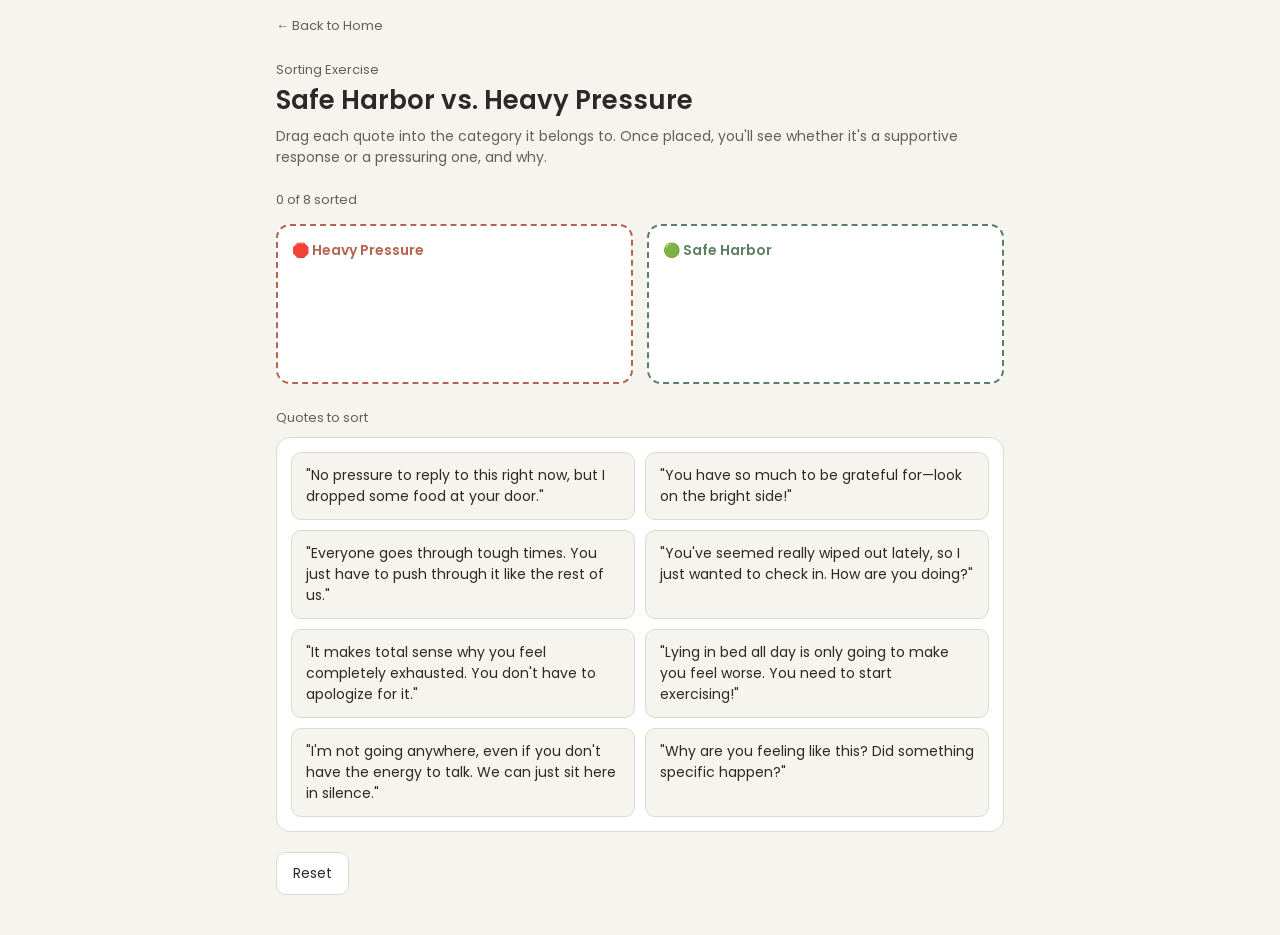
<file: sorting.html>
<!DOCTYPE html>
<html lang="en">
<head>
<meta charset="UTF-8">
<meta name="viewport" content="width=device-width, initial-scale=1.0">
<title>Sort the Response</title>
<link rel="manifest" href="./manifest.json">
<link rel="icon" href="./icons/favicon.ico" sizes="any">
<link rel="icon" type="image/png" href="./icons/favicon-32.png">
<link rel="apple-touch-icon" href="./icons/apple-touch-icon.png">
<meta name="theme-color" content="#156569">
<meta name="apple-mobile-web-app-capable" content="yes">
<meta name="apple-mobile-web-app-title" content="MEDAID">
<style>
  html{ background:#F6F4EE; }
  body{ margin:0; min-height:100vh; background:#F6F4EE; }
  .mck-back-nav{
    display:flex;
    align-items:center;
    gap:6px;
    font-family:'Poppins', -apple-system, BlinkMacSystemFont, "Segoe UI", Helvetica, Arial, sans-serif;
    font-size:13px;
    color:#63605A;
    text-decoration:none;
    max-width: 760px;
    margin: 0 auto;
    padding: 16px 16px 0;
    box-sizing: border-box;
  }
</style>
</head>
<body>
<a class="mck-back-nav" href="./index.html">&larr; Back to Home</a>
<link rel="stylesheet" href="./fonts/fonts.css">

<style>
  /* Everything is scoped under .shg-widget so this can never restyle
     the host page — Bubble's HTML element is not sandboxed, and a
     <style> tag applies document-wide regardless of where it sits in
     the DOM, so bare `body`, `html`, or `*` selectors would leak out. */

  .shg-widget, .shg-widget *{
    box-sizing: border-box;
  }

  .shg-widget{
    --paper: #F6F4EE;
    --card: #FFFFFF;
    --ink: #2B2A28;
    --ink-soft: #63605A;
    --sage: #5D7F63;
    --sage-soft: #E4EBE2;
    --clay: #B5654F;
    --clay-soft: #F3E4DF;
    --line: #DEDAD0;
    --radius: 14px;

    display: block;
    width: 100%;
    max-width: 760px;
    margin: 0 auto;
    background: var(--paper);
    color: var(--ink);
    font-family: 'Poppins', -apple-system, BlinkMacSystemFont, "Segoe UI", Helvetica, Arial, sans-serif;
    line-height: 1.5;
    padding: 24px 16px 40px;
    -webkit-tap-highlight-color: transparent;
  }

  .shg-widget .eyebrow{
    font-size: 13px;
    color: var(--ink-soft);
    margin: 0 0 4px;
  }

  .shg-widget h1{
    font-size: 26px;
    font-weight: 600;
    margin: 0 0 10px;
    line-height: 1.25;
  }

  .shg-widget .instructions{
    font-size: 14px;
    color: var(--ink-soft);
    margin: 0 0 22px;
  }

  .shg-widget .progress{
    font-size: 13px;
    color: var(--ink-soft);
    margin: 0 0 14px;
  }

  .shg-widget .zones{
    display: grid;
    grid-template-columns: 1fr 1fr;
    gap: 14px;
    margin-bottom: 24px;
  }

  @media (max-width: 600px){
    .shg-widget .zones{ grid-template-columns: 1fr; }
  }

  .shg-widget .zone{
    border: 2px dashed var(--line);
    border-radius: var(--radius);
    padding: 14px;
    min-height: 160px;
    background: var(--card);
    transition: border-color 0.12s ease, background 0.12s ease;
  }

  .shg-widget .zone.drag-over{
    border-style: solid;
  }

  .shg-widget .zone.pressure{ border-color: var(--clay); }
  .shg-widget .zone.pressure.drag-over{ background: var(--clay-soft); }

  .shg-widget .zone.harbor{ border-color: var(--sage); }
  .shg-widget .zone.harbor.drag-over{ background: var(--sage-soft); }

  .shg-widget .zone-title{
    font-weight: 600;
    font-size: 14px;
    margin: 0 0 10px;
    display:flex;
    align-items:center;
    gap: 6px;
  }

  .shg-widget .zone.pressure .zone-title{ color: var(--clay); }
  .shg-widget .zone.harbor .zone-title{ color: var(--sage); }

  .shg-widget .zone-body{
    display:flex;
    flex-direction:column;
    gap: 8px;
    min-height: 60px;
  }

  .shg-widget .pool-label{
    font-size: 13px;
    color: var(--ink-soft);
    margin: 0 0 10px;
  }

  .shg-widget .pool{
    display:flex;
    flex-wrap: wrap;
    gap: 10px;
    padding: 14px;
    background: var(--card);
    border: 1px solid var(--line);
    border-radius: var(--radius);
    min-height: 70px;
  }

  .shg-widget .quote-card{
    background: var(--paper);
    border: 1px solid var(--line);
    border-radius: 10px;
    padding: 12px 14px;
    font-size: 14px;
    color: var(--ink);
    cursor: grab;
    touch-action: none;
    user-select: none;
    max-width: 100%;
  }

  .shg-widget .pool .quote-card{
    width: calc(50% - 5px);
  }

  @media (max-width: 480px){
    .shg-widget .pool .quote-card{ width: 100%; }
  }

  .shg-widget .quote-card.dragging{
    opacity: 0.35;
  }

  .shg-widget .quote-card.placed{
    cursor: default;
    width: 100%;
  }

  .shg-widget .quote-card.correct{
    border-color: var(--sage);
    background: var(--sage-soft);
  }

  .shg-widget .quote-card.incorrect{
    border-color: var(--clay);
    background: var(--clay-soft);
  }

  .shg-widget .quote-text{
    margin: 0;
  }

  .shg-widget .card-tag{
    font-size: 12px;
    font-weight: 700;
    margin-bottom: 6px;
  }

  .shg-widget .quote-card.correct .card-tag{ color: var(--sage); }
  .shg-widget .quote-card.incorrect .card-tag{ color: var(--clay); }

  .shg-widget .card-why{
    font-size: 13px;
    color: var(--ink-soft);
    margin: 8px 0 0;
    padding-top: 8px;
    border-top: 1px solid rgba(0,0,0,0.08);
  }

  .shg-widget .card-why strong{
    display:block;
    font-size: 12px;
    color: var(--ink);
    margin-bottom: 3px;
  }

  .shg-drag-ghost{
    position: fixed;
    top: 0;
    left: 0;
    z-index: 999;
    pointer-events: none;
    box-shadow: 0 6px 18px rgba(0,0,0,0.14);
  }

  .shg-widget .actions{
    margin-top: 20px;
    display:flex;
    gap: 10px;
    flex-wrap: wrap;
    align-items: center;
  }

  .shg-widget .btn,
  .shg-widget .btn:hover,
  .shg-widget .btn:focus,
  .shg-widget .btn:active,
  .shg-widget .btn:visited{
    font-family: inherit !important;
    font-size: 14px !important;
    border-radius: 10px !important;
    padding: 10px 16px !important;
    cursor: pointer !important;
    border: 1px solid var(--line) !important;
    background: var(--card) !important;
    background-color: var(--card) !important;
    color: var(--ink) !important;
    box-shadow: none !important;
    outline: none !important;
    -webkit-appearance: none;
    appearance: none;
    transition: none !important;
  }

  .shg-widget .btn.primary,
  .shg-widget .btn.primary:hover,
  .shg-widget .btn.primary:focus,
  .shg-widget .btn.primary:active,
  .shg-widget .btn.primary:visited{
    background: #A59AE2 !important;
    background-color: #A59AE2 !important;
    border-color: #A59AE2 !important;
    color: #fff !important;
    box-shadow: none !important;
  }

  .shg-widget .complete-msg{
    font-size: 14px;
    color: var(--ink-soft);
  }
</style>

<div class="shg-widget" id="shg-root">
  <p class="eyebrow">Sorting Exercise</p>
  <h1>Safe Harbor vs. Heavy Pressure</h1>
  <p class="instructions">Drag each quote into the category it belongs to. Once placed, you'll see whether it's a supportive response or a pressuring one, and why.</p>
  <p class="progress" id="shg-progress">0 of 8 sorted</p>

  <div class="zones">
    <div class="zone pressure" id="shg-zone-pressure" data-category="pressure">
      <p class="zone-title">🛑 Heavy Pressure</p>
      <div class="zone-body" id="shg-zone-pressure-body"></div>
    </div>
    <div class="zone harbor" id="shg-zone-harbor" data-category="harbor">
      <p class="zone-title">🟢 Safe Harbor</p>
      <div class="zone-body" id="shg-zone-harbor-body"></div>
    </div>
  </div>

  <p class="pool-label">Quotes to sort</p>
  <div class="pool" id="shg-pool"></div>

  <div class="actions">
    <button class="btn" id="shg-reset-btn">Reset</button>
    <span class="complete-msg" id="shg-complete-msg"></span>
  </div>
</div>

<script>
(function(){
  const quotes = [
    {
      id: "q1",
      text: "\"You have so much to be grateful for—look on the bright side!\"",
      category: "pressure",
      why: "This is a classic example of toxic positivity. Depression isn't an attitude problem or ungratefulness; it's a physiological and cognitive state. Reminding someone of their \u201cgood life\u201d only adds a heavy layer of guilt on top of their pain."
    },
    {
      id: "q2",
      text: "\"Lying in bed all day is only going to make you feel worse. You need to start exercising!\"",
      category: "pressure",
      why: "When the nervous system is completely depleted, even standing up can feel like carrying a lead backpack. Framing physical exertion as an easy choice makes them feel judged, misunderstood, and inadequate."
    },
    {
      id: "q3",
      text: "\"Why are you feeling like this? Did something specific happen?\"",
      category: "pressure",
      why: "Clinical depression often arrives without a clear, logical trigger. Asking \u201cWhy?\u201d forces the person into an accidental interrogation, leaving them feeling broken because they can't give you a rational answer."
    },
    {
      id: "q4",
      text: "\"Everyone goes through tough times. You just have to push through it like the rest of us.\"",
      category: "pressure",
      why: "This minimizes clinical depression down to everyday stress. It tells the person that their inability to function is simply a lack of personal grit or willpower compared to others."
    },
    {
      id: "q5",
      text: "\"No pressure to reply to this right now, but I dropped some food at your door.\"",
      category: "harbor",
      why: "This removes all logistical friction. It meets a basic physical need (eating) while giving them explicit permission not to spend energy hosting, chatting, or feeling guilty for being slow to text back."
    },
    {
      id: "q6",
      text: "\"It makes total sense why you feel completely exhausted. You don't have to apologize for it.\"",
      category: "harbor",
      why: "This offers validation without demands. It confirms that their feelings are understandable and removes the \u201cperformance tax\u201d of pretending to be okay when they are around you."
    },
    {
      id: "q7",
      text: "\"I'm not going anywhere, even if you don't have the energy to talk. We can just sit here in silence.\"",
      category: "harbor",
      why: "This builds a zero-pressure environment. It combats the terrifying core belief of depression that you are a burden to everyone by proving your support is unconditional."
    },
    {
      id: "q8",
      text: "\"You've seemed really wiped out lately, so I just wanted to check in. How are you doing?\"",
      category: "harbor",
      why: "It leads with specific, gentle observations rather than clinical labels or heavy accusations. It opens a door for them to unmask without feeling exposed."
    }
  ];

  const pool = document.getElementById("shg-pool");
  const zonePressureBody = document.getElementById("shg-zone-pressure-body");
  const zoneHarborBody = document.getElementById("shg-zone-harbor-body");
  const progressEl = document.getElementById("shg-progress");
  const completeMsgEl = document.getElementById("shg-complete-msg");
  const resetBtn = document.getElementById("shg-reset-btn");

  let placedCount = 0;
  let correctCount = 0;

  function shuffle(arr){
    const a = arr.slice();
    for(let i = a.length - 1; i > 0; i--){
      const j = Math.floor(Math.random() * (i + 1));
      [a[i], a[j]] = [a[j], a[i]];
    }
    return a;
  }

  function buildPool(){
    pool.innerHTML = "";
    zonePressureBody.innerHTML = "";
    zoneHarborBody.innerHTML = "";
    placedCount = 0;
    correctCount = 0;
    updateProgress();
    completeMsgEl.textContent = "";

    shuffle(quotes).forEach(q => {
      const card = document.createElement("div");
      card.className = "quote-card";
      card.setAttribute("data-id", q.id);
      card.innerHTML = `<p class="quote-text">${q.text}</p>`;
      attachDrag(card, q);
      pool.appendChild(card);
    });
  }

  function updateProgress(){
    progressEl.textContent = `${placedCount} of ${quotes.length} sorted`;
    if(placedCount === quotes.length){
      completeMsgEl.textContent = `Done — ${correctCount} of ${quotes.length} placed correctly.`;
    }
  }

  function placeCard(card, q, targetZone){
    const isCorrect = q.category === targetZone;
    card.classList.remove("dragging");
    card.classList.add("placed", isCorrect ? "correct" : "incorrect");
    card.style.cursor = "default";
    card.style.width = "100%";

    const tag = isCorrect ? "\u2705 Correct category" : "\u26A0\uFE0F Not quite the right category";
    card.innerHTML = `
      <div class="card-tag">${tag}</div>
      <p class="quote-text">${q.text}</p>
      <div class="card-why">
        <strong>Why</strong>
        ${q.why}
      </div>
    `;

    const targetBody = targetZone === "pressure" ? zonePressureBody : zoneHarborBody;
    targetBody.appendChild(card);

    placedCount += 1;
    if(isCorrect) correctCount += 1;
    updateProgress();
  }

  function attachDrag(card, q){
    let ghost = null;
    let offsetX = 0, offsetY = 0;
    let dragging = false;

    card.addEventListener("pointerdown", (e) => {
      if(card.classList.contains("placed")) return;
      dragging = true;

      const rect = card.getBoundingClientRect();
      offsetX = e.clientX - rect.left;
      offsetY = e.clientY - rect.top;

      ghost = card.cloneNode(true);
      ghost.classList.add("shg-drag-ghost");
      ghost.style.width = rect.width + "px";
      ghost.style.left = rect.left + "px";
      ghost.style.top = rect.top + "px";
      document.getElementById("shg-root").appendChild(ghost);

      card.classList.add("dragging");
      card.setPointerCapture(e.pointerId);
    });

    card.addEventListener("pointermove", (e) => {
      if(!dragging || !ghost) return;
      ghost.style.left = (e.clientX - offsetX) + "px";
      ghost.style.top = (e.clientY - offsetY) + "px";

      document.querySelectorAll(".shg-widget .zone").forEach(z => z.classList.remove("drag-over"));
      const under = document.elementFromPoint(e.clientX, e.clientY);
      const zoneUnder = under ? under.closest(".shg-widget .zone") : null;
      if(zoneUnder) zoneUnder.classList.add("drag-over");
    });

    function endDrag(e){
      if(!dragging) return;
      dragging = false;

      document.querySelectorAll(".shg-widget .zone").forEach(z => z.classList.remove("drag-over"));

      if(ghost){
        ghost.remove();
        ghost = null;
      }

      const under = document.elementFromPoint(e.clientX, e.clientY);
      const zoneUnder = under ? under.closest(".shg-widget .zone") : null;

      if(zoneUnder){
        const targetCategory = zoneUnder.getAttribute("data-category");
        placeCard(card, q, targetCategory);
      } else {
        card.classList.remove("dragging");
      }
    }

    card.addEventListener("pointerup", endDrag);
    card.addEventListener("pointercancel", endDrag);
  }

  resetBtn.addEventListener("click", buildPool);

  buildPool();
})();
</script>

<script src="./register-sw.js"></script>
</body>
</html>
</file>
<file: fonts/fonts.css>
@font-face {
  font-family: 'Poppins';
  font-style: normal;
  font-weight: 400;
  font-display: swap;
  src: url('./poppins-latin-400-normal.woff2') format('woff2');
}
@font-face {
  font-family: 'Poppins';
  font-style: normal;
  font-weight: 500;
  font-display: swap;
  src: url('./poppins-latin-500-normal.woff2') format('woff2');
}
@font-face {
  font-family: 'Poppins';
  font-style: normal;
  font-weight: 600;
  font-display: swap;
  src: url('./poppins-latin-600-normal.woff2') format('woff2');
}
@font-face {
  font-family: 'Poppins';
  font-style: normal;
  font-weight: 700;
  font-display: swap;
  src: url('./poppins-latin-700-normal.woff2') format('woff2');
}
</file>
